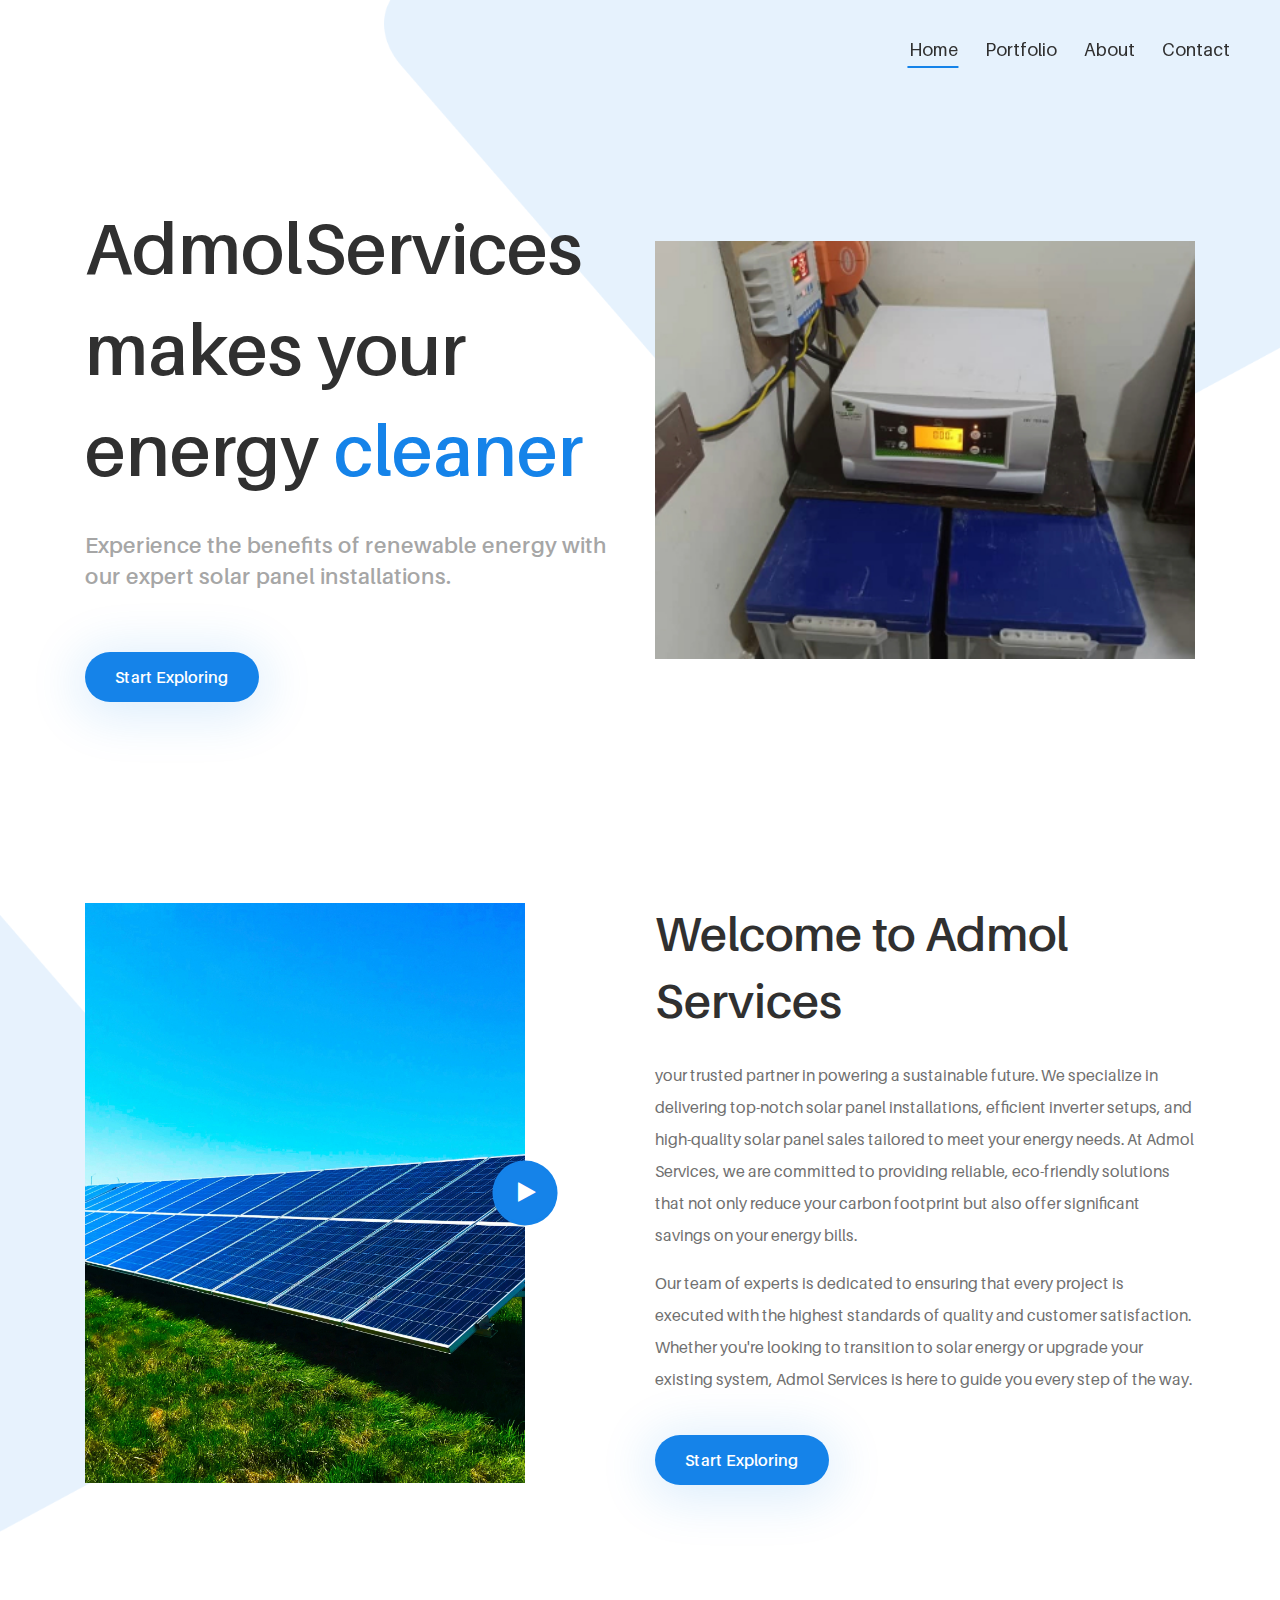
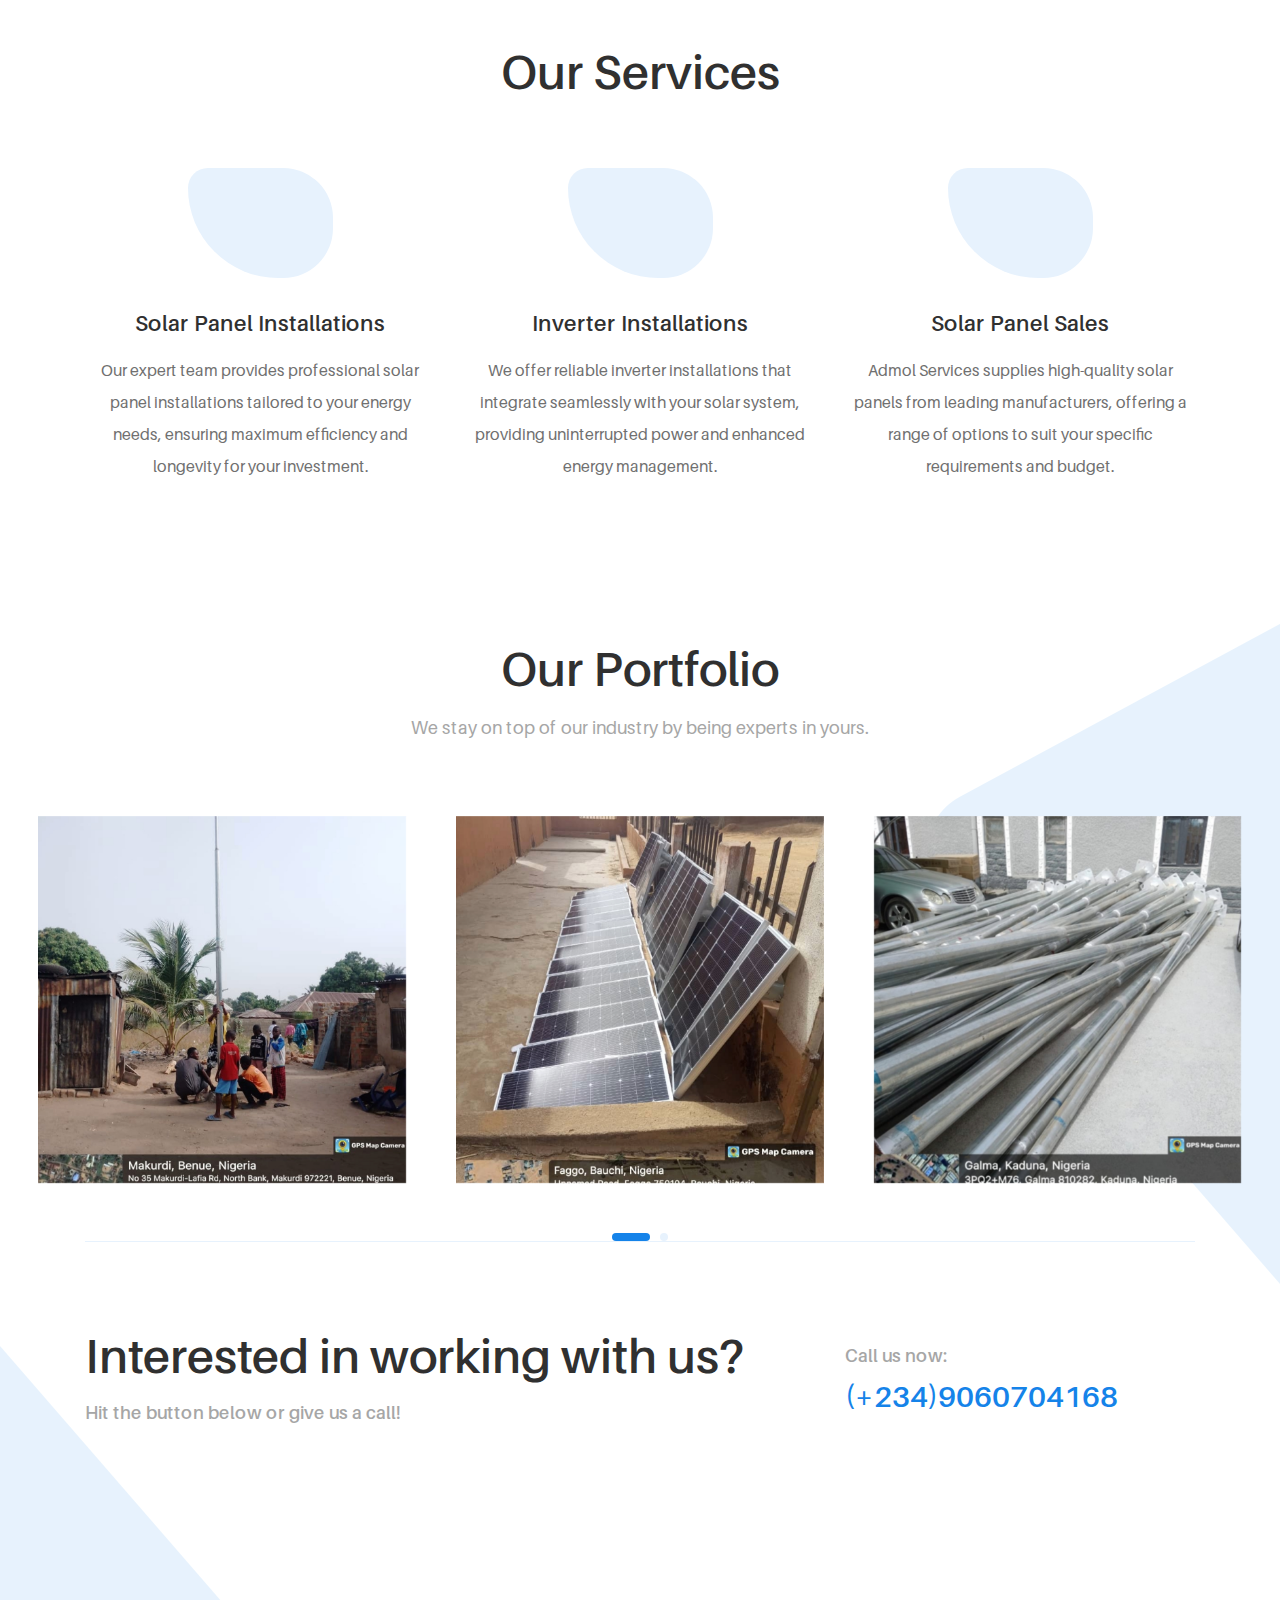
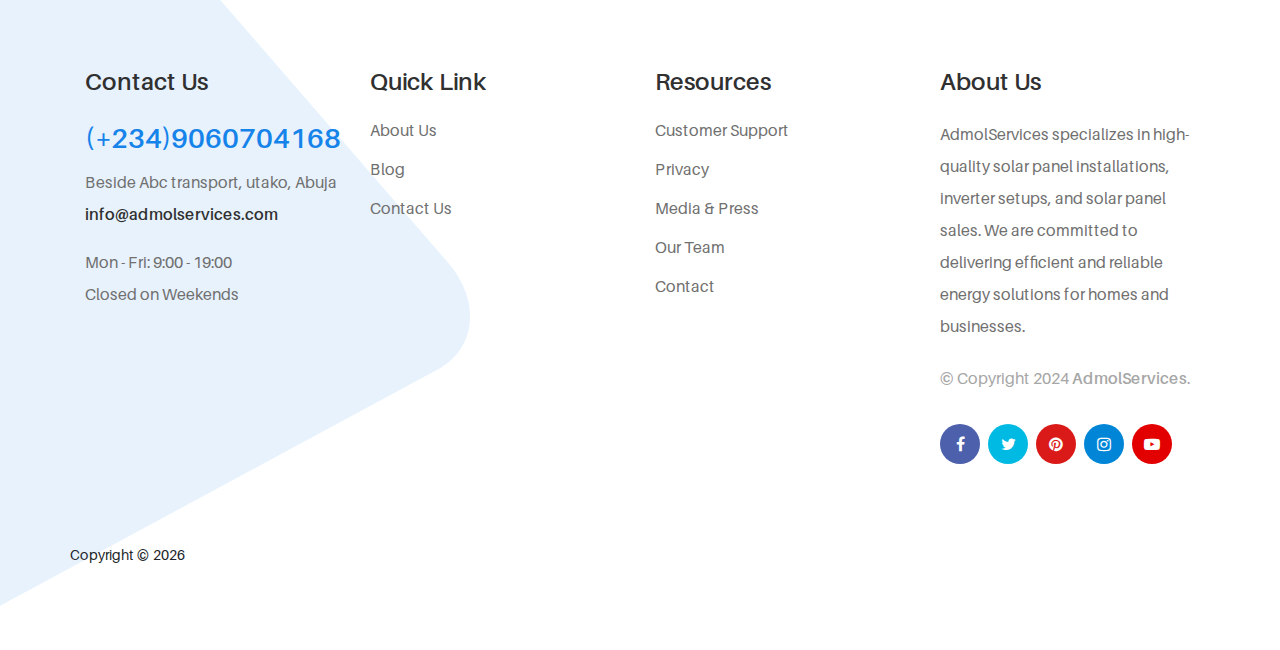
<file: index.html>
<!DOCTYPE html>
<html lang="en">
  <!-- Mirrored from preview.colorlib.com/theme/uza/index.html by HTTrack Website Copier/3.x [XR&CO'2014], Tue, 06 Aug 2024 22:36:10 GMT -->
  <head>
    <meta charset="UTF-8" />
    <meta
      name="description"
      content="Admol Services - Professional Solar Panel Installations and Inverter Sales"
    />
    <meta http-equiv="X-UA-Compatible" content="IE=edge" />
    <meta
      name="viewport"
      content="width=device-width, initial-scale=1, shrink-to-fit=no"
    />

    <title>Admol Services | Solar Panel Installations & Inverter Sales</title>

    <!-- Open Graph Meta Tags -->
    <meta
      property="og:title"
      content="Admol Services | Solar Panel Installations & Inverter Sales"
    />
    <meta
      property="og:description"
      content="Expert installation of solar panels and inverters. Quality products and professional services."
    />
    <meta
      property="og:image"
      content="https://www.admolservices.com/images/solar-panels.jpg"
    />
    <meta property="og:url" content="https://www.admolservices.com" />
    <meta property="og:type" content="website" />

    <!-- Twitter Card Meta Tags -->
    <meta name="twitter:card" content="summary_large_image" />
    <meta
      name="twitter:title"
      content="Admol Services | Solar Panel Installations & Inverter Sales"
    />
    <meta
      name="twitter:description"
      content="Expert installation of solar panels and inverters. Quality products and professional services."
    />
    <meta
      name="twitter:image"
      content="https://www.admolservices.com/images/solar-panels.jpg"
    />

    <!-- Favicon -->
    <link
      rel="icon"
      href="https://www.admolservices.com/images/favicon.ico"
      type="image/x-icon"
    />

    <title>Admol | Services</title>

    <!-- <link rel="icon" href="img/core-img/favicon.ico" /> -->

    <link rel="stylesheet" href="style.css" />
    <!-- Structured Data -->
    <script type="application/ld+json">
      {
        "@context": "https://schema.org",
        "@type": "Organization",
        "name": "Admol Services",
        "url": "https://www.admolservices.com",
        "logo": "https://www.admolservices.com/images/logo.png",
        "sameAs": [
          "https://www.facebook.com/admolservices",
          "https://www.twitter.com/admolservices",
          "https://www.linkedin.com/company/admolservices"
        ]
      }
    </script>
    <script nonce="f15fb33f-9870-46a8-b3b6-ac40df5999a2">
      try {
        (function (w, d) {
          !(function (j, k, l, m) {
            if (j.zaraz) console.error("zaraz is loaded twice");
            else {
              j[l] = j[l] || {};
              j[l].executed = [];
              j.zaraz = { deferred: [], listeners: [] };
              j.zaraz._v = "5774";
              j.zaraz.q = [];
              j.zaraz._f = function (n) {
                return async function () {
                  var o = Array.prototype.slice.call(arguments);
                  j.zaraz.q.push({ m: n, a: o });
                };
              };
              for (const p of ["track", "set", "debug"])
                j.zaraz[p] = j.zaraz._f(p);
              j.zaraz.init = () => {
                var q = k.getElementsByTagName(m)[0],
                  r = k.createElement(m),
                  s = k.getElementsByTagName("title")[0];
                s && (j[l].t = k.getElementsByTagName("title")[0].text);
                j[l].x = Math.random();
                j[l].w = j.screen.width;
                j[l].h = j.screen.height;
                j[l].j = j.innerHeight;
                j[l].e = j.innerWidth;
                j[l].l = j.location.href;
                j[l].r = k.referrer;
                j[l].k = j.screen.colorDepth;
                j[l].n = k.characterSet;
                j[l].o = new Date().getTimezoneOffset();
                if (j.dataLayer)
                  for (const w of Object.entries(
                    Object.entries(dataLayer).reduce(
                      (x, y) => ({ ...x[1], ...y[1] }),
                      {}
                    )
                  ))
                    zaraz.set(w[0], w[1], { scope: "page" });
                j[l].q = [];
                for (; j.zaraz.q.length; ) {
                  const z = j.zaraz.q.shift();
                  j[l].q.push(z);
                }
                r.defer = !0;
                for (const A of [localStorage, sessionStorage])
                  Object.keys(A || {})
                    .filter((C) => C.startsWith("_zaraz_"))
                    .forEach((B) => {
                      try {
                        j[l]["z_" + B.slice(7)] = JSON.parse(A.getItem(B));
                      } catch {
                        j[l]["z_" + B.slice(7)] = A.getItem(B);
                      }
                    });
                r.referrerPolicy = "origin";
                r.src =
                  "https://preview.colorlib.com/cdn-cgi/zaraz/s.js?z=" +
                  btoa(encodeURIComponent(JSON.stringify(j[l])));
                q.parentNode.insertBefore(r, q);
              };
              ["complete", "interactive"].includes(k.readyState)
                ? zaraz.init()
                : j.addEventListener("DOMContentLoaded", zaraz.init);
            }
          })(w, d, "zarazData", "script");
          window.zaraz._p = async (eX) =>
            new Promise((eY) => {
              if (eX) {
                eX.e &&
                  eX.e.forEach((eZ) => {
                    try {
                      const e$ = d.querySelector("script[nonce]"),
                        fa = e$?.nonce || e$?.getAttribute("nonce"),
                        fb = d.createElement("script");
                      fa && (fb.nonce = fa);
                      fb.innerHTML = eZ;
                      fb.onload = () => {
                        d.head.removeChild(fb);
                      };
                      d.head.appendChild(fb);
                    } catch (fc) {
                      console.error(`Error executing script: ${eZ}\n`, fc);
                    }
                  });
                Promise.allSettled(
                  (eX.f || []).map((fd) => fetch(fd[0], fd[1]))
                );
              }
              eY();
            });
          zaraz._p({ e: ["(function(w,d){})(window,document)"] });
        })(window, document);
      } catch (e) {
        throw (fetch("/cdn-cgi/zaraz/t"), e);
      }
    </script>
  </head>
  <body>
    <div id="preloader">
      <div class="wrapper">
        <div class="cssload-loader"></div>
      </div>
    </div>

    <div class="top-search-area">
      <div
        class="modal fade"
        id="searchModal"
        tabindex="-1"
        role="dialog"
        aria-hidden="true"
      >
        <div class="modal-dialog modal-dialog-centered" role="document">
          <div class="modal-content">
            <div class="modal-body">
              <button type="button" class="btn close-btn" data-dismiss="modal">
                <i class="fa fa-times"></i>
              </button>

              <form action="#" method="post">
                <input
                  type="search"
                  name="top-search-bar"
                  class="form-control"
                  placeholder="Search and hit enter..."
                />
                <button type="submit">Search</button>
              </form>
            </div>
          </div>
        </div>
      </div>
    </div>

    <header class="header-area">
      <div class="main-header-area">
        <div class="classy-nav-container breakpoint-off">
          <nav class="classy-navbar justify-content-between" id="uzaNav">
            <a class="nav-brand" href="index.html">
              <!-- <img src="img/core-img/logo.png" alt/> -->
            </a>

            <div class="classy-navbar-toggler">
              <span class="navbarToggler"
                ><span></span><span></span><span></span
              ></span>
            </div>

            <div class="classy-menu">
              <div class="classycloseIcon">
                <div class="cross-wrap">
                  <span class="top"></span><span class="bottom"></span>
                </div>
              </div>

              <div class="classynav">
                <ul id="nav">
                  <li class="current-item"><a href="index.html">Home</a></li>
                  <li><a href="portfolio.html">Portfolio</a></li>
                  <li><a href="about.html">About</a></li>
                  <li><a href="contact.html">Contact</a></li>
                </ul>
              </div>
            </div>
          </nav>
        </div>
      </div>
    </header>

    <section class="welcome-area">
      <div class="welcome-slides owl-carousel">
        <div class="single-welcome-slide">
          <div class="background-curve">
            <img src="img/core-img/curve-1.png" alt />
          </div>

          <div class="welcome-content h-100">
            <div class="container h-100">
              <div class="row h-100 align-items-center">
                <div class="col-12 col-md-6">
                  <div class="welcome-text">
                    <h2 data-animation="fadeInUp" data-delay="100ms">
                      AdmolServices makes your <br />
                      energy <span>cleaner</span>
                    </h2>
                    <h5 data-animation="fadeInUp" data-delay="400ms">
                      Experience the benefits of renewable energy with our
                      expert solar panel installations.
                    </h5>
                    <a
                      href="#"
                      class="btn uza-btn btn-2"
                      data-animation="fadeInUp"
                      data-delay="700ms"
                      >Start Exploring</a
                    >
                  </div>
                </div>

                <div class="col-12 col-md-6">
                  <div class="welcome-thumbnail">
                    <img
                      src="img/bg-img/slide1.jpg"
                      alt
                      data-animation="slideInRight"
                      data-delay="400ms"
                    />
                  </div>
                </div>
              </div>
            </div>
          </div>
        </div>

        <div class="single-welcome-slide">
          <div class="background-curve">
            <img src="img/core-img/curve-1.png" alt />
          </div>

          <div class="welcome-content h-100">
            <div class="container h-100">
              <div class="row h-100 align-items-center">
                <div class="col-12 col-md-6">
                  <div class="welcome-text">
                    <h2 data-animation="fadeInUp" data-delay="100ms">
                      AdmolServices makes your <br />
                      power <span>smarter</span>
                    </h2>
                    <h5 data-animation="fadeInUp" data-delay="400ms">
                      Our advanced inverter setups ensure efficiency and
                      reliability in your solar energy system.
                    </h5>
                    <a
                      href="#"
                      class="btn uza-btn btn-2"
                      data-animation="fadeInUp"
                      data-delay="700ms"
                      >Start Exploring</a
                    >
                  </div>
                </div>

                <div class="col-12 col-md-6">
                  <div class="welcome-thumbnail">
                    <img
                      src="img/bg-img/slidetwo.jpg"
                      alt
                      data-animation="slideInRight"
                      data-delay="400ms"
                    />
                  </div>
                </div>
              </div>
            </div>
          </div>
        </div>

        <div class="single-welcome-slide">
          <div class="background-curve">
            <img src="img/core-img/curve-1.png" alt />
          </div>

          <div class="welcome-content h-100">
            <div class="container h-100">
              <div class="row h-100 align-items-center">
                <div class="col-12 col-md-6">
                  <div class="welcome-text">
                    <h2 data-animation="fadeInUp" data-delay="100ms">
                      AdmolServices makes your <br />
                      spend <span>smart</span>
                    </h2>
                    <h5 data-animation="fadeInUp" data-delay="400ms">
                      Offering premium solar panel sales with personalized
                      service for a sustainable future.
                    </h5>
                    <a
                      href="#"
                      class="btn uza-btn btn-2"
                      data-animation="fadeInUp"
                      data-delay="700ms"
                      >Start Exploring</a
                    >
                  </div>
                </div>

                <div class="col-12 col-md-6">
                  <div class="welcome-thumbnail">
                    <img
                      src="img/bg-img/slide3.jpg"
                      alt
                      data-animation="slideInRight"
                      data-delay="400ms"
                    />
                  </div>
                </div>
              </div>
            </div>
          </div>
        </div>
      </div>
    </section>

    <section class="uza-about-us-area">
      <div class="container">
        <div class="row align-items-center">
          <div class="col-12 col-md-6">
            <div class="about-us-thumbnail mb-80">
              <img src="img/bg-img/2.jpg" alt />

              <div class="uza-video-area hi-icon-effect-8">
                <a href="#" class="hi-icon video-play-btn"
                  ><i class="fa fa-play" aria-hidden="true"></i
                ></a>
              </div>
            </div>
          </div>

          <div class="col-12 col-md-6">
            <div class="about-us-content mb-80">
              <h2>Welcome to Admol Services</h2>
              <p>
                your trusted partner in powering a sustainable future. We
                specialize in delivering top-notch solar panel installations,
                efficient inverter setups, and high-quality solar panel sales
                tailored to meet your energy needs. At Admol Services, we are
                committed to providing reliable, eco-friendly solutions that not
                only reduce your carbon footprint but also offer significant
                savings on your energy bills.
              </p>
              <p>
                Our team of experts is dedicated to ensuring that every project
                is executed with the highest standards of quality and customer
                satisfaction. Whether you're looking to transition to solar
                energy or upgrade your existing system, Admol Services is here
                to guide you every step of the way.
              </p>
              <a href="#" class="btn uza-btn btn-2 mt-4">Start Exploring</a>
            </div>
          </div>
        </div>
      </div>

      <div class="about-bg-pattern">
        <img src="img/core-img/curve-2.png" alt />
      </div>
    </section>

    <section class="admol-services-area section-padding-80-0">
      <div class="container">
        <div class="row">
          <div class="col-12">
            <div class="section-heading text-center">
              <h2>Our Services</h2>
            </div>
          </div>
        </div>
        <div class="row">
          <!-- Solar Panel Installations -->
          <div class="col-12 col-lg-4">
            <div class="single-service-area mb-80">
              <div class="service-icon">
                <i class="fa-solid fa-solar-panel"></i>
              </div>
              <h5>Solar Panel Installations</h5>
              <p>
                Our expert team provides professional solar panel installations
                tailored to your energy needs, ensuring maximum efficiency and
                longevity for your investment.
              </p>
            </div>
          </div>

          <!-- Inverter Installations -->
          <div class="col-12 col-lg-4">
            <div class="single-service-area mb-80">
              <div class="service-icon">
                <i class="icon_inverter"></i>
              </div>
              <h5>Inverter Installations</h5>
              <p>
                We offer reliable inverter installations that integrate
                seamlessly with your solar system, providing uninterrupted power
                and enhanced energy management.
              </p>
            </div>
          </div>

          <!-- Solar Panel Sales -->
          <div class="col-12 col-lg-4">
            <div class="single-service-area mb-80">
              <div class="service-icon">
                <i class="icon_sales"></i>
              </div>
              <h5>Solar Panel Sales</h5>
              <p>
                Admol Services supplies high-quality solar panels from leading
                manufacturers, offering a range of options to suit your specific
                requirements and budget.
              </p>
            </div>
          </div>
        </div>
      </div>
    </section>

    <section class="uza-portfolio-area section-padding-80">
      <div class="container">
        <div class="row">
          <div class="col-12">
            <div class="section-heading text-center">
              <h2>Our Portfolio</h2>
              <p>We stay on top of our industry by being experts in yours.</p>
            </div>
          </div>
        </div>
      </div>
      <div class="container-fluid">
        <div class="row">
          <div class="portfolio-sildes owl-carousel">
            <div class="single-portfolio-slide">
              <img src="img/bg-img/p1.jpg" alt />

              <div class="overlay-effect">
                <h4>Solar Panel Installations</h4>
                <p>
                  At vero eos et accusam et justo duo dolores et ea rebum. Stet
                  gubergren no sea takimata sanctus est
                </p>
              </div>

              <div class="view-more-btn">
                <a href="#"><i class="arrow_right"></i></a>
              </div>
            </div>

            <div class="single-portfolio-slide">
              <img src="img/bg-img/p4.jpg" alt />

              <div class="overlay-effect">
                <h4>Solar Panel Installations</h4>
                <p>
                  At vero eos et accusam et justo duo dolores et ea rebum. Stet
                  gubergren no sea takimata sanctus est
                </p>
              </div>

              <div class="view-more-btn">
                <a href="#"><i class="arrow_right"></i></a>
              </div>
            </div>

            <div class="single-portfolio-slide">
              <img src="img/bg-img/p5.jpg" alt />

              <div class="overlay-effect">
                <h4>Solar Panel Installations</h4>
                <p>
                  At vero eos et accusam et justo duo dolores et ea rebum. Stet
                  gubergren no sea takimata sanctus est
                </p>
              </div>

              <div class="view-more-btn">
                <a href="#"><i class="arrow_right"></i></a>
              </div>
            </div>

            <div class="single-portfolio-slide">
              <img src="img/bg-img/p6.jpg" alt />

              <div class="overlay-effect">
                <h4>Solar Panel Installations</h4>
                <p>
                  At vero eos et accusam et justo duo dolores et ea rebum. Stet
                  gubergren no sea takimata sanctus est
                </p>
              </div>

              <div class="view-more-btn">
                <a href="#"><i class="arrow_right"></i></a>
              </div>
            </div>

            <div class="single-portfolio-slide">
              <img src="img/bg-img/p15.jpg" alt />

              <div class="overlay-effect">
                <h4>Solar Panel Installations</h4>
                <p>
                  At vero eos et accusam et justo duo dolores et ea rebum. Stet
                  gubergren no sea takimata sanctus est
                </p>
              </div>

              <div class="view-more-btn">
                <a href="#"><i class="arrow_right"></i></a>
              </div>
            </div>

            <div class="single-portfolio-slide">
              <img src="img/bg-img/p16.jpg" alt />

              <div class="overlay-effect">
                <h4>Solar Panel Installations</h4>
                <p>
                  At vero eos et accusam et justo duo dolores et ea rebum. Stet
                  gubergren no sea takimata sanctus est
                </p>
              </div>

              <div class="view-more-btn">
                <a href="#"><i class="arrow_right"></i></a>
              </div>
            </div>
          </div>
        </div>
      </div>

      <!-- <div class="clients-feedback-area mt-80 section-padding-80 clearfix">
        <div class="container">
          <div class="row">
            <div class="col-12">
              <div class="testimonial-slides owl-carousel">
                <div class="single-testimonial-slide d-flex align-items-center">
                  <div class="testimonial-thumbnail">
                    <img src="img/bg-img/7.jpg" alt />
                  </div>

                  <div class="testimonial-content">
                    <h4>
                      “Colorlib Ltd’s ranking has gone up so much from the great
                      work that your team has done and our brand get organic
                      sales consistently from your efforts. We are happy that
                      the results of your efforts were lasting and profitable.”
                    </h4>

                    <div class="ratings">
                      <i class="icon_star"></i>
                      <i class="icon_star"></i>
                      <i class="icon_star"></i>
                      <i class="icon_star"></i>
                      <i class="icon_star"></i>
                    </div>

                    <div class="author-info">
                      <h5>Darrell Goodman <span>- CEO colorlib</span></h5>
                    </div>

                    <div class="quote-icon">
                      <img src="img/core-img/quote.png" alt />
                    </div>
                  </div>
                </div>

                <div class="single-testimonial-slide d-flex align-items-center">
                  <div class="testimonial-thumbnail">
                    <img src="img/bg-img/23.jpg" alt />
                  </div>

                  <div class="testimonial-content">
                    <h4>
                      “Colorlib Ltd’s ranking has gone up so much from the great
                      work that your team has done and our brand get organic
                      sales consistently from your efforts. We are happy that
                      the results of your efforts were lasting and profitable.”
                    </h4>

                    <div class="ratings">
                      <i class="icon_star"></i>
                      <i class="icon_star"></i>
                      <i class="icon_star"></i>
                      <i class="icon_star"></i>
                      <i class="icon_star"></i>
                    </div>

                    <div class="author-info">
                      <h5>Darrell Goodman <span>- CEO colorlib</span></h5>
                    </div>

                    <div class="quote-icon">
                      <img src="img/core-img/quote.png" alt />
                    </div>
                  </div>
                </div>

                <div class="single-testimonial-slide d-flex align-items-center">
                  <div class="testimonial-thumbnail">
                    <img src="img/bg-img/24.jpg" alt />
                  </div>

                  <div class="testimonial-content">
                    <h4>
                      “Colorlib Ltd’s ranking has gone up so much from the great
                      work that your team has done and our brand get organic
                      sales consistently from your efforts. We are happy that
                      the results of your efforts were lasting and profitable.”
                    </h4>

                    <div class="ratings">
                      <i class="icon_star"></i>
                      <i class="icon_star"></i>
                      <i class="icon_star"></i>
                      <i class="icon_star"></i>
                      <i class="icon_star"></i>
                    </div>

                    <div class="author-info">
                      <h5>Designed <span>- by Iggycodes </span></h5>
                    </div>

                    <div class="quote-icon">
                      <img src="img/core-img/quote.png" alt />
                    </div>
                  </div>
                </div>
              </div>
            </div>
          </div>
        </div>
      </div> -->

      <div class="container">
        <div class="border-line"></div>
      </div>

      <div class="portfolio-bg-curve">
        <img src="img/core-img/curve-3.png" alt />
      </div>
    </section>

    <section class="uza-blog-area">
      <div class="blog-bg-curve">
        <img src="img/core-img/curve-4.png" alt />
      </div>

      <div class="uza-cta-area section-padding-0-80">
        <div class="container">
          <div class="row align-items-center">
            <div class="col-12 col-lg-8">
              <div class="cta-content mb-80">
                <h2>Interested in working with us?</h2>
                <h6>Hit the button below or give us a call!</h6>
              </div>
            </div>
            <div class="col-12 col-lg-4">
              <div class="cta-content mb-80">
                <div class="call-now-btn">
                  <a href="#"><span>Call us now:</span> (+234)9060704168</a>
                </div>
              </div>
            </div>
          </div>
        </div>
      </div>

      <!-- <div class="container">
        <div class="row">
          <div class="col-12">
            <div class="section-heading text-center">
              <h2>Our Latest Blogs</h2>
              <p>Hit the button below or give us a call!</p>
            </div>
          </div>
        </div>
        <div class="row">
          <div class="col-12 col-lg-4">
            <div
              class="single-blog-post bg-img mb-80"
              style="background-image: url(img/bg-img/8.jpg)"
            >
              <div class="post-content">
                <span class="post-date"><span>23</span> August, 2018</span>
                <a href="#" class="post-title"
                  >SEO: The Movie By Ignite Visibility</a
                >
                <p>
                  Lorem ipsum dolor sit amet, consetetur sadipscing esed diam
                  nonumy eirmod tempor invidunt ut
                </p>
                <a href="#" class="read-more-btn"
                  >Read More <i class="arrow_carrot-2right"></i
                ></a>
              </div>
            </div>
          </div>

          <div class="col-12 col-lg-4">
            <div
              class="single-blog-post bg-img mb-80"
              style="background-image: url(img/bg-img/9.jpg)"
            >
              <div class="post-content">
                <span class="post-date"><span>13</span> December, 2018</span>
                <a href="#" class="post-title"
                  >What Curling Irons Are The Best Ones</a
                >
                <p>
                  Lorem ipsum dolor sit amet, consetetur sadipscing esed diam
                  nonumy eirmod tempor invidunt ut
                </p>
                <a href="#" class="read-more-btn"
                  >Read More <i class="arrow_carrot-2right"></i
                ></a>
              </div>
            </div>
          </div>

          <div class="col-12 col-lg-4">
            <div
              class="single-blog-post bg-img mb-80"
              style="background-image: url(img/bg-img/10.jpg)"
            >
              <div class="post-content">
                <span class="post-date"><span>08</span> July, 2018</span>
                <a href="#" class="post-title"
                  >Amazon REV Workshop: Road to Seattle</a
                >
                <p>
                  Lorem ipsum dolor sit amet, consetetur sadipscing esed diam
                  nonumy eirmod tempor invidunt ut
                </p>
                <a href="#" class="read-more-btn"
                  >Read More <i class="arrow_carrot-2right"></i
                ></a>
              </div>
            </div>
          </div>
        </div>
      </div> -->
    </section>

    <!-- <section class="uza-newsletter-area">
      <div class="container">
        <div class="row align-items-center justify-content-between">
          <div class="col-12 col-md-6 col-lg-6">
            <div class="nl-content mb-80">
              <h2>Subscribe to our Newsletter</h2>
              <p>
                Subscribe our newsletter gor get notification about new updates,
                etc...
              </p>
            </div>
          </div>

          <div class="col-12 col-md-6 col-lg-5">
            <div class="nl-form mb-80">
              <form action="#" method="post">
                <input
                  type="email"
                  name="nl-email"
                  value
                  placeholder="Your Email"
                />
                <button type="submit">Subscribe</button>
              </form>
            </div>
          </div>
        </div>

        <div class="border-line"></div>
      </div>
    </section> -->

    <footer class="footer-area section-padding-80-0">
      <div class="container">
        <div class="row justify-content-between">
          <div class="col-12 col-sm-6 col-lg-3">
            <div class="single-footer-widget mb-80">
              <h4 class="widget-title">Contact Us</h4>

              <div class="footer-content mb-15">
                <h3>(+234)9060704168</h3>
                <p>
                  Beside Abc transport, utako, Abuja <br />
                  <a href="mailto:info@admolservices.com"
                    >info@admolservices.com</a
                  >
                </p>
              </div>
              <p class="mb-0">
                Mon - Fri: 9:00 - 19:00 <br />
                Closed on Weekends
              </p>
            </div>
          </div>

          <div class="col-12 col-sm-6 col-lg-3">
            <div class="single-footer-widget mb-80">
              <h4 class="widget-title">Quick Link</h4>

              <nav>
                <ul class="our-link">
                  <li><a href="about.html">About Us</a></li>
                  <li><a href="#">Blog</a></li>
                  <li><a href="contact.html">Contact Us</a></li>
                </ul>
              </nav>
            </div>
          </div>

          <div class="col-12 col-sm-6 col-lg-3">
            <div class="single-footer-widget mb-80">
              <h4 class="widget-title">Resources</h4>

              <nav>
                <ul class="our-link">
                  <li><a href="#">Customer Support</a></li>
                  <li><a href="#">Privacy</a></li>
                  <li><a href="#">Media &amp; Press</a></li>
                  <li><a href="#">Our Team</a></li>
                  <li><a href="#">Contact</a></li>
                </ul>
              </nav>
            </div>
          </div>

          <div class="col-12 col-sm-6 col-lg-3">
            <div class="single-footer-widget mb-80">
              <h4 class="widget-title">About Us</h4>
              <p>
                AdmolServices specializes in high-quality solar panel
                installations, inverter setups, and solar panel sales. We are
                committed to delivering efficient and reliable energy solutions
                for homes and businesses.
              </p>

              <div class="copywrite-text mb-30">
                <p>&copy; Copyright 2024 <a href="#">AdmolServices</a>.</p>
              </div>

              <div class="footer-social-info">
                <a
                  href="#"
                  class="facebook"
                  data-toggle="tooltip"
                  data-placement="top"
                  title="Facebook"
                  ><i class="fa fa-facebook"></i
                ></a>
                <a
                  href="#"
                  class="twitter"
                  data-toggle="tooltip"
                  data-placement="top"
                  title="Twitter"
                  ><i class="fa fa-twitter"></i
                ></a>
                <a
                  href="#"
                  class="pinterest"
                  data-toggle="tooltip"
                  data-placement="top"
                  title="Pinterest"
                  ><i class="fa fa-pinterest"></i
                ></a>
                <a
                  href="#"
                  class="instagram"
                  data-toggle="tooltip"
                  data-placement="top"
                  title="Instagram"
                  ><i class="fa fa-instagram"></i
                ></a>
                <a
                  href="#"
                  class="youtube"
                  data-toggle="tooltip"
                  data-placement="top"
                  title="YouTube"
                  ><i class="fa fa-youtube-play"></i
                ></a>
              </div>
            </div>
          </div>
        </div>
        <div class="row" style="margin-bottom: 30px">
          Copyright &copy;
          <script
            data-cfasync="false"
            src="https://preview.colorlib.com/cdn-cgi/scripts/5c5dd728/cloudflare-static/email-decode.min.js"
          ></script>
          <script>
            document.write(new Date().getFullYear());
          </script>
          <!-- All rights reserved | This template is made with
          <i class="fa fa-heart-o" aria-hidden="true"></i> by
          <a href="https://colorlib.com/" target="_blank">Colorlib</a> -->
        </div>
      </div>
    </footer>

    <script src="js/jquery.min.js"></script>

    <script src="js/popper.min.js"></script>

    <script src="js/bootstrap.min.js"></script>

    <script src="js/uza.bundle.js"></script>

    <script src="js/default-assets/active.js"></script>

    <script
      async
      src="https://www.googletagmanager.com/gtag/js?id=UA-23581568-13"
    ></script>
    <script>
      window.dataLayer = window.dataLayer || [];
      function gtag() {
        dataLayer.push(arguments);
      }
      gtag("js", new Date());

      gtag("config", "UA-23581568-13");
    </script>
    <script
      defer
      src="https://static.cloudflareinsights.com/beacon.min.js/vcd15cbe7772f49c399c6a5babf22c1241717689176015"
      integrity="sha512-ZpsOmlRQV6y907TI0dKBHq9Md29nnaEIPlkf84rnaERnq6zvWvPUqr2ft8M1aS28oN72PdrCzSjY4U6VaAw1EQ=="
      data-cf-beacon='{"rayId":"8af280fa2f5a4176","version":"2024.7.0","serverTiming":{"name":{"cfL4":true}},"token":"cd0b4b3a733644fc843ef0b185f98241","b":1}'
      crossorigin="anonymous"
    ></script>
  </body>

  <!-- Mirrored from preview.colorlib.com/theme/uza/index.html by HTTrack Website Copier/3.x [XR&CO'2014], Tue, 06 Aug 2024 22:36:45 GMT -->
</html>
</file>
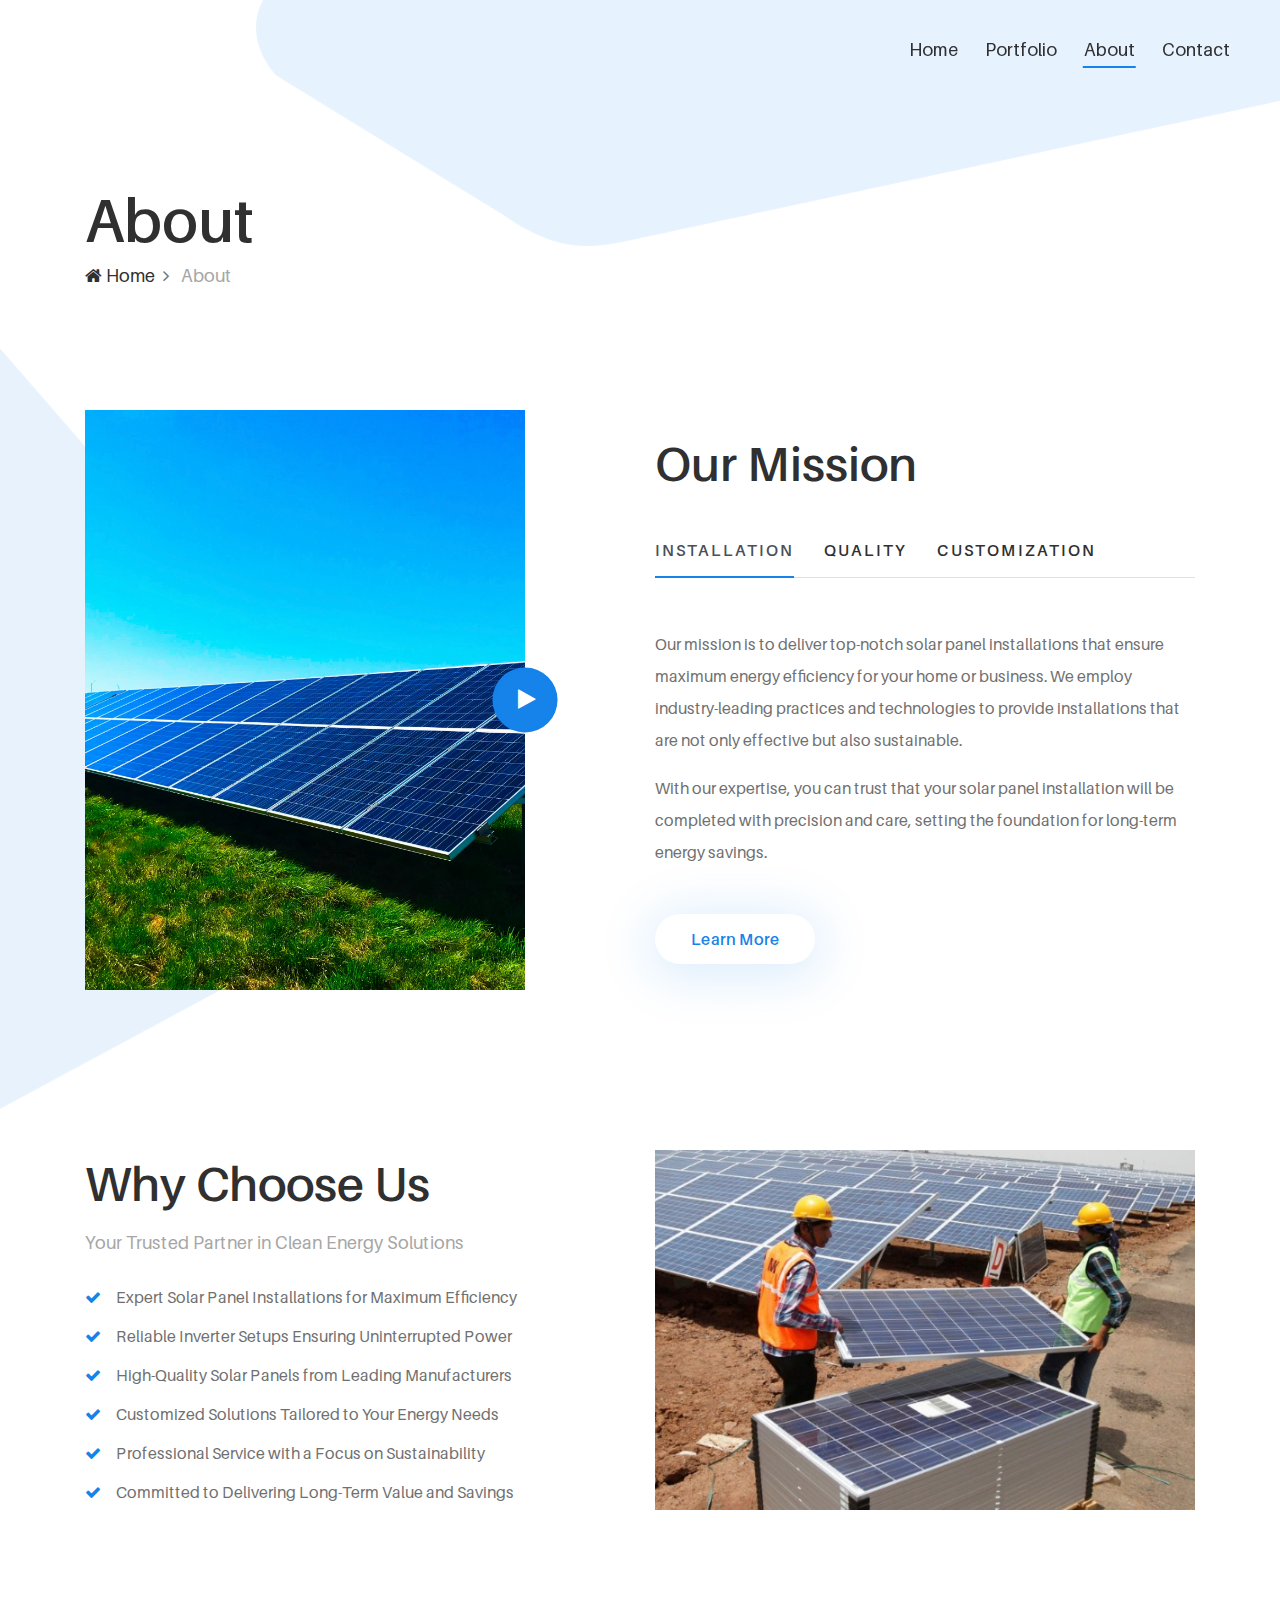
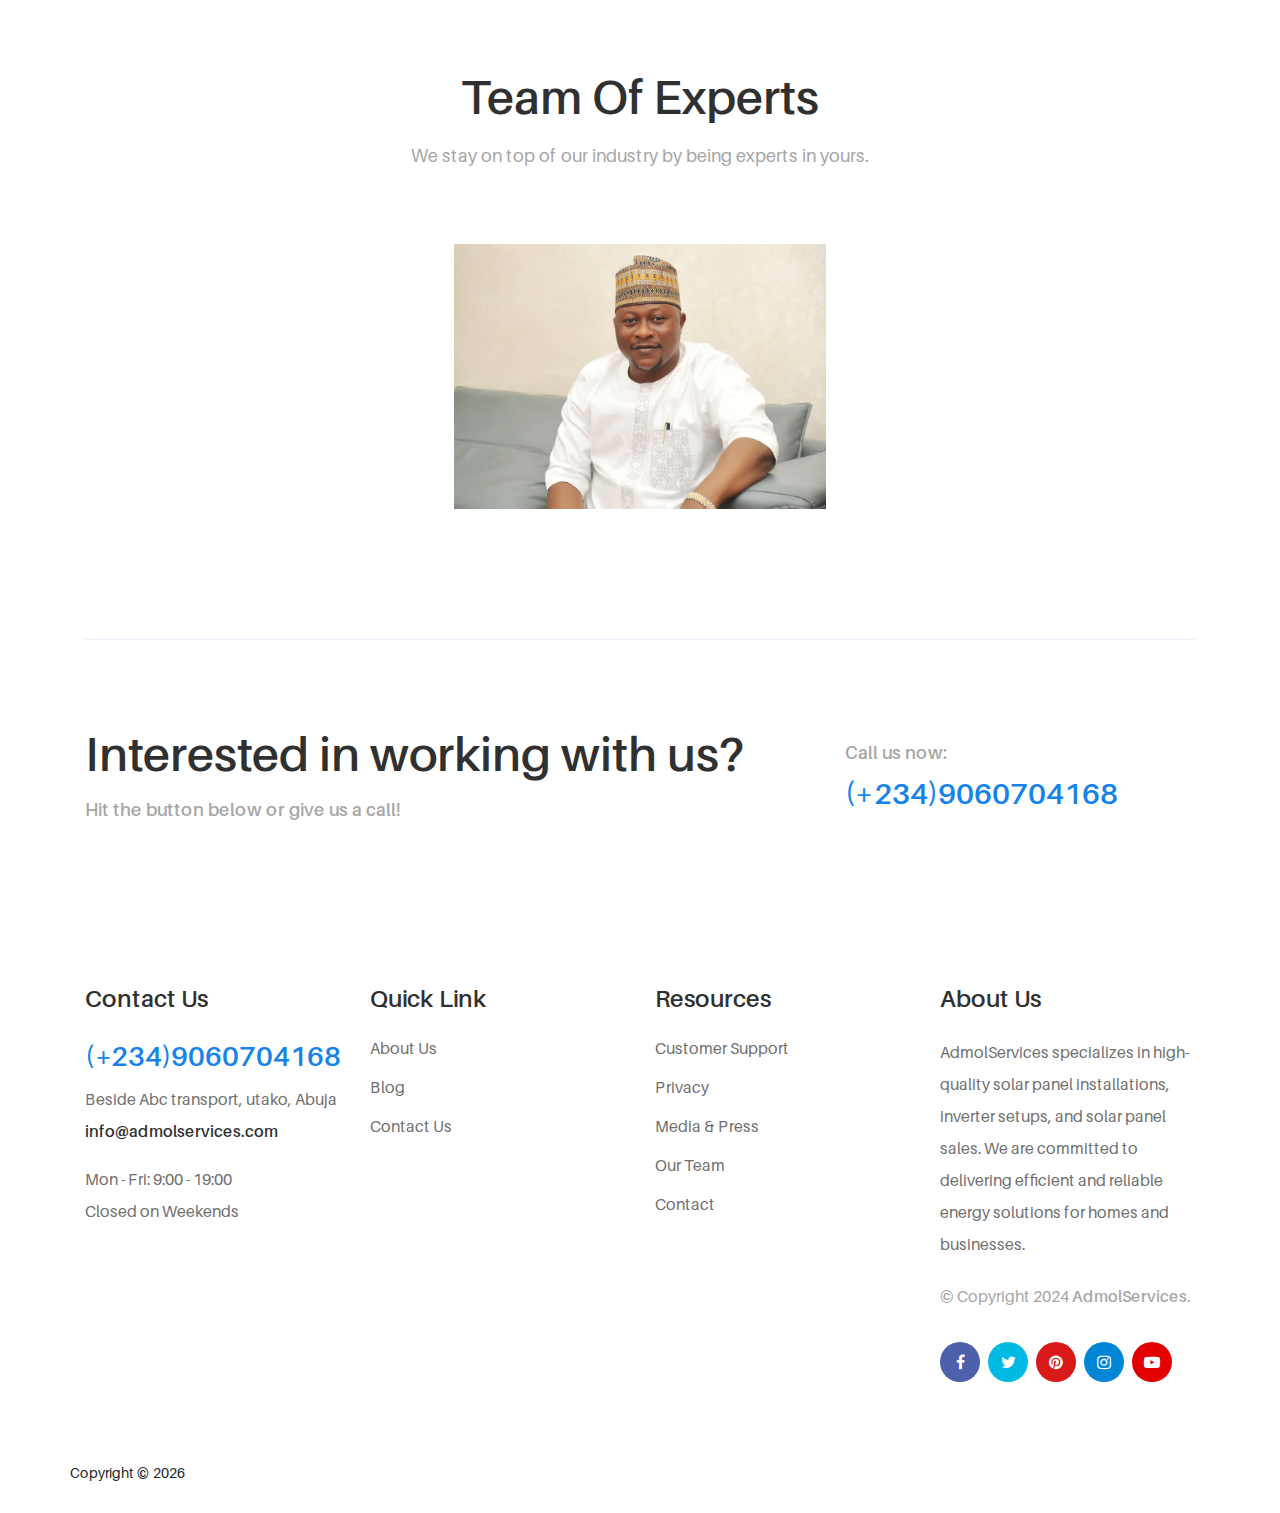
<file: about.html>
<!DOCTYPE html>
<html lang="en">
  <head>
    <meta charset="UTF-8" />
    <meta
      name="description"
      content="Admol Services - Professional Solar Panel Installations and Inverter Sales"
    />
    <meta http-equiv="X-UA-Compatible" content="IE=edge" />
    <meta
      name="viewport"
      content="width=device-width, initial-scale=1, shrink-to-fit=no"
    />

    <title>Admol Services | Solar Panel Installations & Inverter Sales</title>

    <!-- Open Graph Meta Tags -->
    <meta
      property="og:title"
      content="Admol Services | Solar Panel Installations & Inverter Sales"
    />
    <meta
      property="og:description"
      content="Expert installation of solar panels and inverters. Quality products and professional services."
    />
    <meta
      property="og:image"
      content="https://www.admolservices.com/images/solar-panels.jpg"
    />
    <meta property="og:url" content="https://www.admolservices.com" />
    <meta property="og:type" content="website" />

    <!-- Twitter Card Meta Tags -->
    <meta name="twitter:card" content="summary_large_image" />
    <meta
      name="twitter:title"
      content="Admol Services | Solar Panel Installations & Inverter Sales"
    />
    <meta
      name="twitter:description"
      content="Expert installation of solar panels and inverters. Quality products and professional services."
    />
    <meta
      name="twitter:image"
      content="https://www.admolservices.com/images/solar-panels.jpg"
    />

    <!-- Favicon -->
    <link
      rel="icon"
      href="https://www.admolservices.com/images/favicon.ico"
      type="image/x-icon"
    />

    <title>Admol | Services</title>

    <!-- <link rel="icon" href="img/core-img/favicon.ico" /> -->

    <link rel="stylesheet" href="style.css" />
    <!-- Structured Data -->
    <script type="application/ld+json">
      {
        "@context": "https://schema.org",
        "@type": "Organization",
        "name": "Admol Services",
        "url": "https://www.admolservices.com",
        "logo": "https://www.admolservices.com/images/logo.png",
        "sameAs": [
          "https://www.facebook.com/admolservices",
          "https://www.twitter.com/admolservices",
          "https://www.linkedin.com/company/admolservices"
        ]
      }
    </script>
    <script nonce="f15fb33f-9870-46a8-b3b6-ac40df5999a2">
      try {
        (function (w, d) {
          !(function (j, k, l, m) {
            if (j.zaraz) console.error("zaraz is loaded twice");
            else {
              j[l] = j[l] || {};
              j[l].executed = [];
              j.zaraz = { deferred: [], listeners: [] };
              j.zaraz._v = "5774";
              j.zaraz.q = [];
              j.zaraz._f = function (n) {
                return async function () {
                  var o = Array.prototype.slice.call(arguments);
                  j.zaraz.q.push({ m: n, a: o });
                };
              };
              for (const p of ["track", "set", "debug"])
                j.zaraz[p] = j.zaraz._f(p);
              j.zaraz.init = () => {
                var q = k.getElementsByTagName(m)[0],
                  r = k.createElement(m),
                  s = k.getElementsByTagName("title")[0];
                s && (j[l].t = k.getElementsByTagName("title")[0].text);
                j[l].x = Math.random();
                j[l].w = j.screen.width;
                j[l].h = j.screen.height;
                j[l].j = j.innerHeight;
                j[l].e = j.innerWidth;
                j[l].l = j.location.href;
                j[l].r = k.referrer;
                j[l].k = j.screen.colorDepth;
                j[l].n = k.characterSet;
                j[l].o = new Date().getTimezoneOffset();
                if (j.dataLayer)
                  for (const w of Object.entries(
                    Object.entries(dataLayer).reduce(
                      (x, y) => ({ ...x[1], ...y[1] }),
                      {}
                    )
                  ))
                    zaraz.set(w[0], w[1], { scope: "page" });
                j[l].q = [];
                for (; j.zaraz.q.length; ) {
                  const z = j.zaraz.q.shift();
                  j[l].q.push(z);
                }
                r.defer = !0;
                for (const A of [localStorage, sessionStorage])
                  Object.keys(A || {})
                    .filter((C) => C.startsWith("_zaraz_"))
                    .forEach((B) => {
                      try {
                        j[l]["z_" + B.slice(7)] = JSON.parse(A.getItem(B));
                      } catch {
                        j[l]["z_" + B.slice(7)] = A.getItem(B);
                      }
                    });
                r.referrerPolicy = "origin";
                r.src =
                  "https://preview.colorlib.com/cdn-cgi/zaraz/s.js?z=" +
                  btoa(encodeURIComponent(JSON.stringify(j[l])));
                q.parentNode.insertBefore(r, q);
              };
              ["complete", "interactive"].includes(k.readyState)
                ? zaraz.init()
                : j.addEventListener("DOMContentLoaded", zaraz.init);
            }
          })(w, d, "zarazData", "script");
          window.zaraz._p = async (eX) =>
            new Promise((eY) => {
              if (eX) {
                eX.e &&
                  eX.e.forEach((eZ) => {
                    try {
                      const e$ = d.querySelector("script[nonce]"),
                        fa = e$?.nonce || e$?.getAttribute("nonce"),
                        fb = d.createElement("script");
                      fa && (fb.nonce = fa);
                      fb.innerHTML = eZ;
                      fb.onload = () => {
                        d.head.removeChild(fb);
                      };
                      d.head.appendChild(fb);
                    } catch (fc) {
                      console.error(`Error executing script: ${eZ}\n`, fc);
                    }
                  });
                Promise.allSettled(
                  (eX.f || []).map((fd) => fetch(fd[0], fd[1]))
                );
              }
              eY();
            });
          zaraz._p({ e: ["(function(w,d){})(window,document)"] });
        })(window, document);
      } catch (e) {
        throw (fetch("/cdn-cgi/zaraz/t"), e);
      }
    </script>
  </head>
  <body>
    <div id="preloader">
      <div class="wrapper">
        <div class="cssload-loader"></div>
      </div>
    </div>

    <!-- <div class="top-search-area">
      <div
        class="modal fade"
        id="searchModal"
        tabindex="-1"
        role="dialog"
        aria-hidden="true"
      >
        <div class="modal-dialog modal-dialog-centered" role="document">
          <div class="modal-content">
            <div class="modal-body">
              <button type="button" class="btn close-btn" data-dismiss="modal">
                <i class="fa fa-times"></i>
              </button>

              <form
             
              >
                <input
                  type="search"
                  name="top-search-bar"
                  class="form-control"
                  placeholder="Search and hit enter..."
                />
                <button type="submit">Search</button>
              </form>
            </div>
          </div>
        </div>
      </div>
    </div> -->

    <header class="header-area">
      <div class="main-header-area">
        <div class="classy-nav-container breakpoint-off">
          <nav class="classy-navbar justify-content-between" id="uzaNav">
            <a class="nav-brand" href="index.html">
              <!-- <img src="img/core-img/logo.png" alt/> -->
            </a>

            <div class="classy-navbar-toggler">
              <span class="navbarToggler"
                ><span></span><span></span><span></span
              ></span>
            </div>

            <div class="classy-menu">
              <div class="classycloseIcon">
                <div class="cross-wrap">
                  <span class="top"></span><span class="bottom"></span>
                </div>
              </div>

              <div class="classynav">
                <ul id="nav">
                  <li><a href="index.html">Home</a></li>
                  <li><a href="portfolio.html">Portfolio</a></li>
                  <li class="current-item"><a href="about.html">About</a></li>
                  <li><a href="contact.html">Contact</a></li>
                </ul>
              </div>
            </div>
          </nav>
        </div>
      </div>
    </header>

    <div class="breadcrumb-area">
      <div class="container h-100">
        <div class="row h-100 align-items-end">
          <div class="col-12">
            <div class="breadcumb--con">
              <h2 class="title">About</h2>
              <nav aria-label="breadcrumb">
                <ol class="breadcrumb">
                  <li class="breadcrumb-item">
                    <a href="#"><i class="fa fa-home"></i> Home</a>
                  </li>
                  <li class="breadcrumb-item active" aria-current="page">
                    About
                  </li>
                </ol>
              </nav>
            </div>
          </div>
        </div>
      </div>

      <div class="breadcrumb-bg-curve">
        <img src="img/core-img/curve-5.png" alt />
      </div>
    </div>

    <section class="uza-about-us-area section-padding-80">
      <div class="container">
        <div class="row align-items-center">
          <div class="col-12 col-lg-6">
            <div class="about-us-thumbnail mb-80">
              <img src="img/bg-img/2.jpg" alt />

              <div class="uza-video-area hi-icon-effect-8">
                <a href="#" class="hi-icon video-play-btn"
                  ><i class="fa fa-play" aria-hidden="true"></i
                ></a>
              </div>
            </div>
          </div>

          <div class="col-12 col-lg-6">
            <div class="section-heading mb-5">
              <h2>Our Mission</h2>
            </div>
            <div class="about-us-content mb-80">
              <div class="about-tab-area">
                <ul
                  class="nav nav-tabs mb-50"
                  id="mona_modelTab"
                  role="tablist"
                >
                  <li class="nav-item">
                    <a
                      class="nav-link active"
                      id="tab1"
                      data-toggle="tab"
                      href="#tab-1"
                      role="tab"
                      aria-controls="tab-1"
                      aria-selected="true"
                      >INSTALLATION</a
                    >
                  </li>
                  <li class="nav-item">
                    <a
                      class="nav-link"
                      id="tab2"
                      data-toggle="tab"
                      href="#tab-2"
                      role="tab"
                      aria-controls="tab-2"
                      aria-selected="false"
                    >
                      QUALITY</a
                    >
                  </li>
                  <li class="nav-item">
                    <a
                      class="nav-link"
                      id="tab3"
                      data-toggle="tab"
                      href="#tab-3"
                      role="tab"
                      aria-controls="tab-3"
                      aria-selected="false"
                      >CUSTOMIZATION</a
                    >
                  </li>
                </ul>
              </div>

              <div class="about-tab-content">
                <div class="tab-content" id="mona_modelTabContent">
                  <div
                    class="tab-pane fade show active"
                    id="tab-1"
                    role="tabpanel"
                    aria-labelledby="tab1"
                  >
                    <div class="tab-content-text">
                      <p>
                        Our mission is to deliver top-notch solar panel
                        installations that ensure maximum energy efficiency for
                        your home or business. We employ industry-leading
                        practices and technologies to provide installations that
                        are not only effective but also sustainable.
                      </p>
                      <p>
                        With our expertise, you can trust that your solar panel
                        installation will be completed with precision and care,
                        setting the foundation for long-term energy savings.
                      </p>
                      <a href="#" class="btn uza-btn mt-30">Learn More</a>
                    </div>
                  </div>
                  <div
                    class="tab-pane fade"
                    id="tab-2"
                    role="tabpanel"
                    aria-labelledby="tab2"
                  >
                    <div class="tab-content-text">
                      <p>
                        At Admol Services, quality is our hallmark. We are
                        committed to providing the highest quality solar panels
                        and inverters sourced from trusted manufacturers. Our
                        products are designed to last, offering you reliable,
                        uninterrupted energy for years to come.
                      </p>
                      <p>
                        We stand by the quality of our installations and
                        products, ensuring that every project meets the highest
                        standards of excellence.
                      </p>
                      <a href="#" class="btn uza-btn mt-30">Discover Quality</a>
                    </div>
                  </div>
                  <div
                    class="tab-pane fade"
                    id="tab-3"
                    role="tabpanel"
                    aria-labelledby="tab3"
                  >
                    <div class="tab-content-text">
                      <p>
                        Every energy need is unique, which is why we offer fully
                        customized solar solutions. Whether you require a
                        tailored inverter setup or specific solar panel
                        configurations, we work closely with you to deliver
                        solutions that perfectly match your energy requirements.
                      </p>
                      <p>
                        Our customized services ensure that your investment in
                        clean energy is optimized for the best possible results.
                      </p>
                      <a href="#" class="btn uza-btn mt-30"
                        >Explore Customization</a
                      >
                    </div>
                  </div>
                </div>
              </div>
            </div>
          </div>
        </div>
      </div>

      <div class="about-bg-pattern">
        <img src="img/core-img/curve-2.png" alt />
      </div>
    </section>

    <section class="uza-why-choose-us-area">
      <div class="container">
        <div class="row align-items-center">
          <div class="col-12 col-lg-6">
            <div class="choose-us-content mb-80">
              <div class="section-heading mb-4">
                <h2>Why Choose Us</h2>
                <p>Your Trusted Partner in Clean Energy Solutions</p>
              </div>
              <ul>
                <li>
                  <i class="fa fa-check" aria-hidden="true"></i> Expert Solar
                  Panel Installations for Maximum Efficiency
                </li>
                <li>
                  <i class="fa fa-check" aria-hidden="true"></i> Reliable
                  Inverter Setups Ensuring Uninterrupted Power
                </li>
                <li>
                  <i class="fa fa-check" aria-hidden="true"></i> High-Quality
                  Solar Panels from Leading Manufacturers
                </li>
                <li>
                  <i class="fa fa-check" aria-hidden="true"></i> Customized
                  Solutions Tailored to Your Energy Needs
                </li>
                <li>
                  <i class="fa fa-check" aria-hidden="true"></i> Professional
                  Service with a Focus on Sustainability
                </li>
                <li>
                  <i class="fa fa-check" aria-hidden="true"></i> Committed to
                  Delivering Long-Term Value and Savings
                </li>
              </ul>
            </div>
          </div>

          <div class="col-12 col-lg-6">
            <div class="choose-us-thumbnail mb-80">
              <img
                class="w-100"
                src="img/bg-img/solar_power.jpg"
                alt="Solar Power Installation"
              />
            </div>
          </div>
        </div>
      </div>
    </section>

    <section class="uza-portfolio-area section-padding-80">
      <div class="container">
        <div class="row">
          <div class="col-12">
            <div class="section-heading text-center">
              <h2>Team of Experts</h2>
              <p>We stay on top of our industry by being experts in yours.</p>
            </div>
          </div>
        </div>
      </div>
      <div class="container-fluid">
        <div class="row">
          <div class="col-4 col-md-4 col-sm-12"></div>
          <div class="col-4 col-md-4 col-sm-12">
            <div class="single-team-slide">
              <img src="img/bg-img/ceo.jpeg" alt />

              <div class="overlay-effect">
                <h6>CEO</h6>
                <h4>Ademola Adedeji</h4>
                <p>Founder and CEO of AdmolServices</p>
              </div>

              <div class="team-social-info">
                <a
                  href="#"
                  class="facebook"
                  data-toggle="tooltip"
                  data-placement="top"
                  title="Facebook"
                  ><i class="fa fa-facebook"></i
                ></a>
                <a
                  href="#"
                  class="twitter"
                  data-toggle="tooltip"
                  data-placement="top"
                  title="Twitter"
                  ><i class="fa fa-twitter"></i
                ></a>
                <a
                  href="https://www.linkedin.com/in/ademola-adedeji-3940a9262/"
                  class="pinterest"
                  data-toggle="tooltip"
                  data-placement="top"
                  title="Linkedin"
                  ><i class="fa fa-linkedin"></i
                ></a>
                <a
                  href="#"
                  class="instagram"
                  data-toggle="tooltip"
                  data-placement="top"
                  title="Instagram"
                  ><i class="fa fa-instagram"></i
                ></a>
              </div>
            </div>
          </div>
          <div class="col-4 col-md-4 col-sm-12"></div>
        </div>
      </div>

      <div class="container">
        <div class="border-line mt-80"></div>
      </div>
    </section>

    <div class="uza-cta-area">
      <div class="container">
        <div class="row align-items-center">
          <div class="col-12 col-lg-8">
            <div class="cta-content mb-80">
              <h2>Interested in working with us?</h2>
              <h6>Hit the button below or give us a call!</h6>
            </div>
          </div>
          <div class="col-12 col-lg-4">
            <div class="cta-content mb-80">
              <div class="call-now-btn">
                <a href="#"><span>Call us now:</span> (+234)9060704168</a>
              </div>
            </div>
          </div>
        </div>
      </div>
    </div>
    <!-- 
    <div class="clients-feedback-area section-padding-0-80 clearfix">
      <div class="container">
        <div class="row">
          <div class="col-12">
            <div class="testimonial-slides owl-carousel">
              <div class="single-testimonial-slide d-flex align-items-center">
                <div class="testimonial-thumbnail">
                  <img src="img/bg-img/7.jpg" alt />
                </div>

                <div class="testimonial-content">
                  <h4>
                    “Colorlib Ltd’s ranking has gone up so much from the great
                    work that your team has done and our brand get organic sales
                    consistently from your efforts. We are happy that the
                    results of your efforts were lasting and profitable.”
                  </h4>

                  <div class="ratings">
                    <i class="icon_star"></i>
                    <i class="icon_star"></i>
                    <i class="icon_star"></i>
                    <i class="icon_star"></i>
                    <i class="icon_star"></i>
                  </div>

                  <div class="author-info">
                    <h5>Darrell Goodman <span>- CEO colorlib</span></h5>
                  </div>

                  <div class="quote-icon">
                    <img src="img/core-img/quote.png" alt />
                  </div>
                </div>
              </div>

              <div class="single-testimonial-slide d-flex align-items-center">
                <div class="testimonial-thumbnail">
                  <img src="img/bg-img/23.jpg" alt />
                </div>

                <div class="testimonial-content">
                  <h4>
                    “Colorlib Ltd’s ranking has gone up so much from the great
                    work that your team has done and our brand get organic sales
                    consistently from your efforts. We are happy that the
                    results of your efforts were lasting and profitable.”
                  </h4>

                  <div class="ratings">
                    <i class="icon_star"></i>
                    <i class="icon_star"></i>
                    <i class="icon_star"></i>
                    <i class="icon_star"></i>
                    <i class="icon_star"></i>
                  </div>

                  <div class="author-info">
                    <h5>Darrell Goodman <span>- CEO colorlib</span></h5>
                  </div>

                  <div class="quote-icon">
                    <img src="img/core-img/quote.png" alt />
                  </div>
                </div>
              </div>

              <div class="single-testimonial-slide d-flex align-items-center">
                <div class="testimonial-thumbnail">
                  <img src="img/bg-img/24.jpg" alt />
                </div>

                <div class="testimonial-content">
                  <h4>
                    “Colorlib Ltd’s ranking has gone up so much from the great
                    work that your team has done and our brand get organic sales
                    consistently from your efforts. We are happy that the
                    results of your efforts were lasting and profitable.”
                  </h4>

                  <div class="ratings">
                    <i class="icon_star"></i>
                    <i class="icon_star"></i>
                    <i class="icon_star"></i>
                    <i class="icon_star"></i>
                    <i class="icon_star"></i>
                  </div>

                  <div class="author-info">
                    <h5>Darrell Goodman <span>- CEO colorlib</span></h5>
                  </div>

                  <div class="quote-icon">
                    <img src="img/core-img/quote.png" alt />
                  </div>
                </div>
              </div>
            </div>
          </div>
        </div>
      </div>
    </div> -->

    <!-- <div class="uza-cf-area section-padding-80-0">
      <div class="container">
        <div class="row">
          <div class="col-12 col-sm-6 col-lg-3">
            <div class="single-cf-area d-flex align-items-center mb-80">
              <h2><span class="counter">90</span></h2>
              <div class="cf-text">
                <h6>Projects<br />Completed</h6>
              </div>
              <div class="bg-icon"><i class="icon_piechart"></i></div>
            </div>
          </div>

          <div class="col-12 col-sm-6 col-lg-3">
            <div class="single-cf-area d-flex align-items-center mb-80">
              <h2><span class="counter">120</span></h2>
              <div class="cf-text">
                <h6>Happy<br />clients</h6>
              </div>
              <div class="bg-icon"><i class="icon_heart_alt"></i></div>
            </div>
          </div>

          <div class="col-12 col-sm-6 col-lg-3">
            <div class="single-cf-area d-flex align-items-center mb-80">
              <h2><span class="counter">50</span></h2>
              <div class="cf-text">
                <h6>WEB<br />awards</h6>
              </div>
              <div class="bg-icon"><i class="icon_book_alt"></i></div>
            </div>
          </div>

          <div class="col-12 col-sm-6 col-lg-3">
            <div class="single-cf-area d-flex align-items-center mb-80">
              <h2><span class="counter">20</span></h2>
              <div class="cf-text">
                <h6>Our<br />experts</h6>
              </div>
              <div class="bg-icon"><i class="icon_profile"></i></div>
            </div>
          </div>
        </div>
      </div>
    </div> -->

    <!-- <section class="uza-newsletter-area">
      <div class="container">
        <div class="row align-items-center justify-content-between">
          <div class="col-12 col-md-6 col-lg-6">
            <div class="nl-content mb-80">
              <h2>Subscribe to our Newsletter</h2>
              <p>
                Subscribe our newsletter gor get notification about new updates,
                etc...
              </p>
            </div>
          </div>

          <div class="col-12 col-md-6 col-lg-5">
            <div class="nl-form mb-80">
              <form action="#" method="post">
                <input
                  type="email"
                  name="nl-email"
                  value
                  placeholder="Your Email"
                />
                <button type="submit">Subscribe</button>
              </form>
            </div>
          </div>
        </div>

        <div class="border-line"></div>
      </div>
    </section> -->

    <footer class="footer-area section-padding-80-0">
      <div class="container">
        <div class="row justify-content-between">
          <div class="col-12 col-sm-6 col-lg-3">
            <div class="single-footer-widget mb-80">
              <h4 class="widget-title">Contact Us</h4>

              <div class="footer-content mb-15">
                <h3>(+234)9060704168</h3>
                <p>
                  Beside Abc transport, utako, Abuja <br />
                  <a href="mailto:info@admolservices.com"
                    >info@admolservices.com</a
                  >
                </p>
              </div>
              <p class="mb-0">
                Mon - Fri: 9:00 - 19:00 <br />
                Closed on Weekends
              </p>
            </div>
          </div>

          <div class="col-12 col-sm-6 col-lg-3">
            <div class="single-footer-widget mb-80">
              <h4 class="widget-title">Quick Link</h4>

              <nav>
                <ul class="our-link">
                  <li><a href="about.html">About Us</a></li>
                  <li><a href="#">Blog</a></li>
                  <li><a href="contact.html">Contact Us</a></li>
                </ul>
              </nav>
            </div>
          </div>

          <div class="col-12 col-sm-6 col-lg-3">
            <div class="single-footer-widget mb-80">
              <h4 class="widget-title">Resources</h4>

              <nav>
                <ul class="our-link">
                  <li><a href="#">Customer Support</a></li>
                  <li><a href="#">Privacy</a></li>
                  <li><a href="#">Media &amp; Press</a></li>
                  <li><a href="#">Our Team</a></li>
                  <li><a href="#">Contact</a></li>
                </ul>
              </nav>
            </div>
          </div>

          <div class="col-12 col-sm-6 col-lg-3">
            <div class="single-footer-widget mb-80">
              <h4 class="widget-title">About Us</h4>
              <p>
                AdmolServices specializes in high-quality solar panel
                installations, inverter setups, and solar panel sales. We are
                committed to delivering efficient and reliable energy solutions
                for homes and businesses.
              </p>

              <div class="copywrite-text mb-30">
                <p>&copy; Copyright 2024 <a href="#">AdmolServices</a>.</p>
              </div>

              <div class="footer-social-info">
                <a
                  href="#"
                  class="facebook"
                  data-toggle="tooltip"
                  data-placement="top"
                  title="Facebook"
                  ><i class="fa fa-facebook"></i
                ></a>
                <a
                  href="#"
                  class="twitter"
                  data-toggle="tooltip"
                  data-placement="top"
                  title="Twitter"
                  ><i class="fa fa-twitter"></i
                ></a>
                <a
                  href="#"
                  class="pinterest"
                  data-toggle="tooltip"
                  data-placement="top"
                  title="Pinterest"
                  ><i class="fa fa-pinterest"></i
                ></a>
                <a
                  href="#"
                  class="instagram"
                  data-toggle="tooltip"
                  data-placement="top"
                  title="Instagram"
                  ><i class="fa fa-instagram"></i
                ></a>
                <a
                  href="#"
                  class="youtube"
                  data-toggle="tooltip"
                  data-placement="top"
                  title="YouTube"
                  ><i class="fa fa-youtube-play"></i
                ></a>
              </div>
            </div>
          </div>
        </div>
        <div class="row" style="margin-bottom: 30px">
          Copyright &copy;
          <script
            data-cfasync="false"
            src="https://preview.colorlib.com/cdn-cgi/scripts/5c5dd728/cloudflare-static/email-decode.min.js"
          ></script>
          <script>
            document.write(new Date().getFullYear());
          </script>
          <!-- All rights reserved | This template is made with
          <i class="fa fa-heart-o" aria-hidden="true"></i> by
          <a href="https://colorlib.com/" target="_blank">Colorlib</a> -->
        </div>
      </div>
    </footer>

    <script src="js/jquery.min.js"></script>

    <script src="js/popper.min.js"></script>

    <script src="js/bootstrap.min.js"></script>

    <script src="js/uza.bundle.js"></script>

    <script src="js/default-assets/active.js"></script>

    <script
      async
      src="https://www.googletagmanager.com/gtag/js?id=UA-23581568-13"
    ></script>
    <script>
      window.dataLayer = window.dataLayer || [];
      function gtag() {
        dataLayer.push(arguments);
      }
      gtag("js", new Date());

      gtag("config", "UA-23581568-13");
    </script>
    <script
      defer
      src="https://static.cloudflareinsights.com/beacon.min.js/vcd15cbe7772f49c399c6a5babf22c1241717689176015"
      integrity="sha512-ZpsOmlRQV6y907TI0dKBHq9Md29nnaEIPlkf84rnaERnq6zvWvPUqr2ft8M1aS28oN72PdrCzSjY4U6VaAw1EQ=="
      data-cf-beacon='{"rayId":"8af28127bac14176","version":"2024.7.0","serverTiming":{"name":{"cfL4":true}},"token":"cd0b4b3a733644fc843ef0b185f98241","b":1}'
      crossorigin="anonymous"
    ></script>
  </body>

  <!-- Mirrored from preview.colorlib.com/theme/uza/about.html by HTTrack Website Copier/3.x [XR&CO'2014], Tue, 06 Aug 2024 22:37:10 GMT -->
</html>
</file>
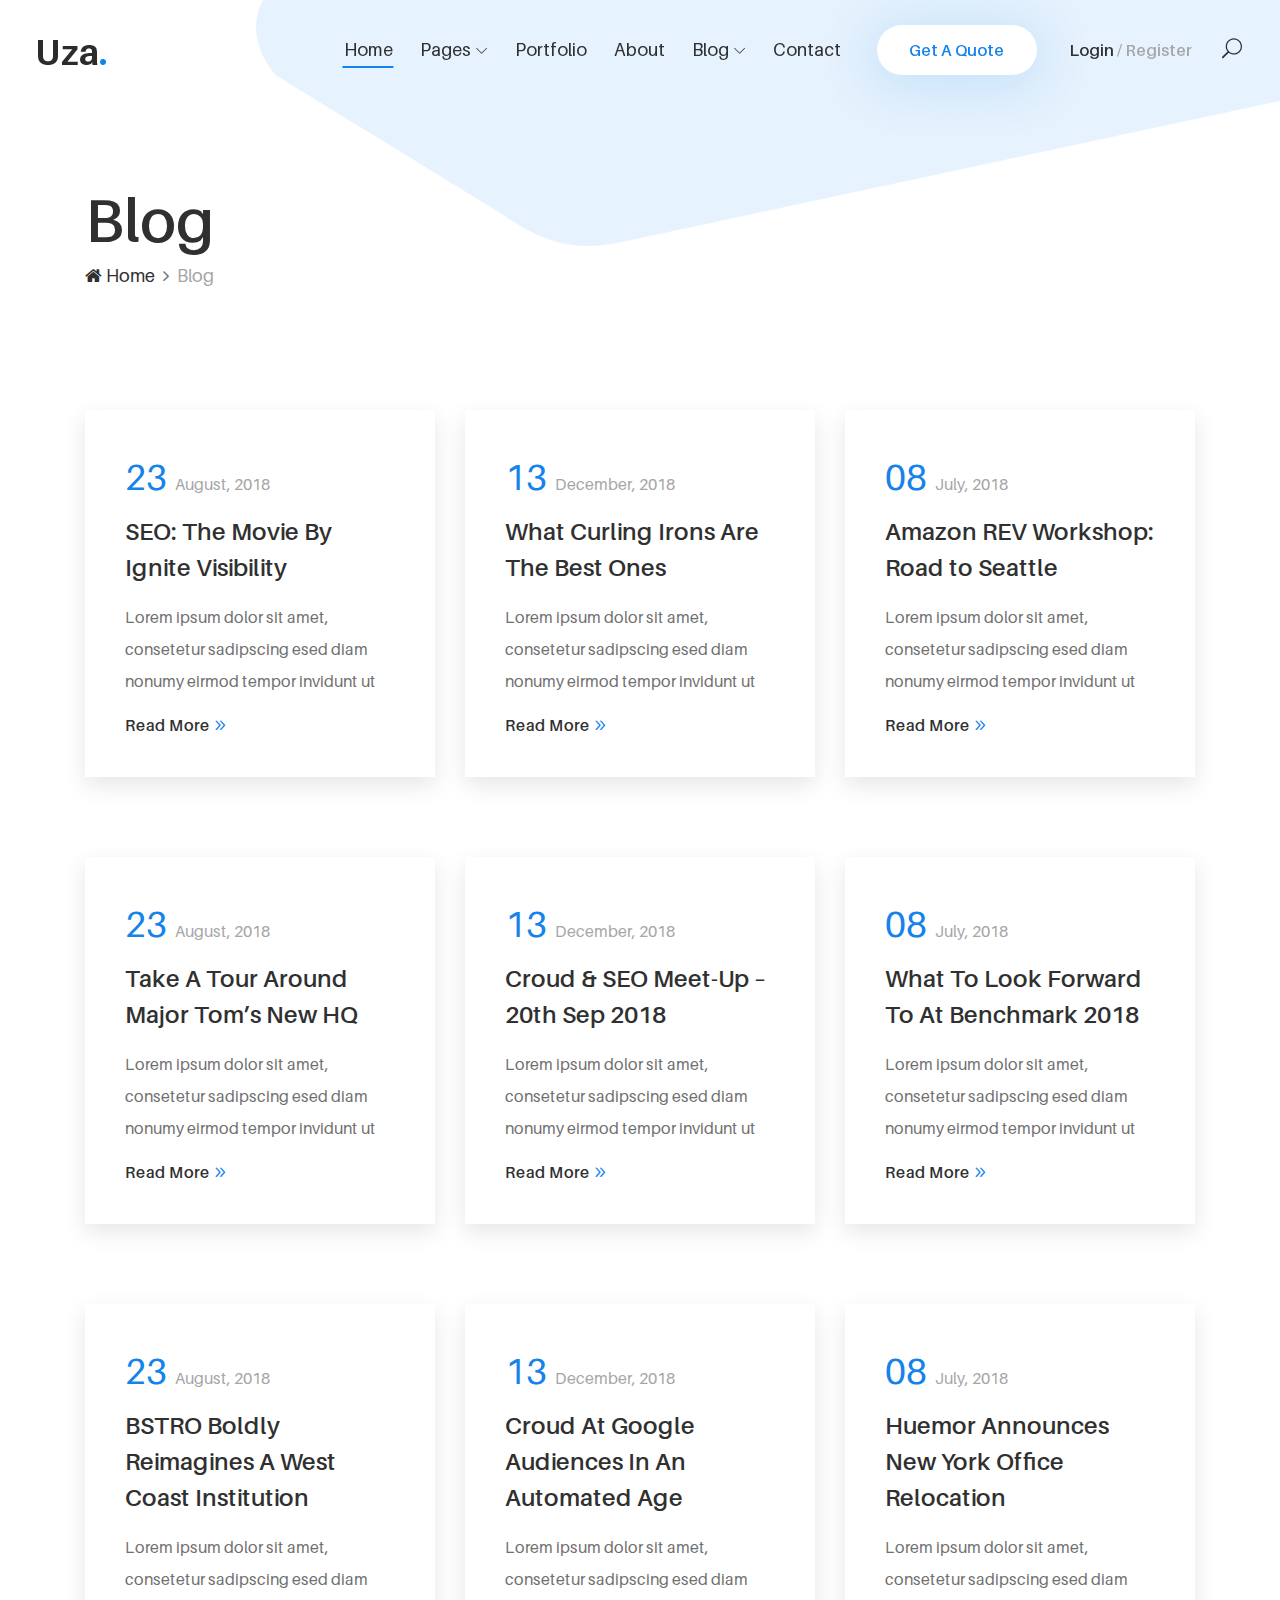
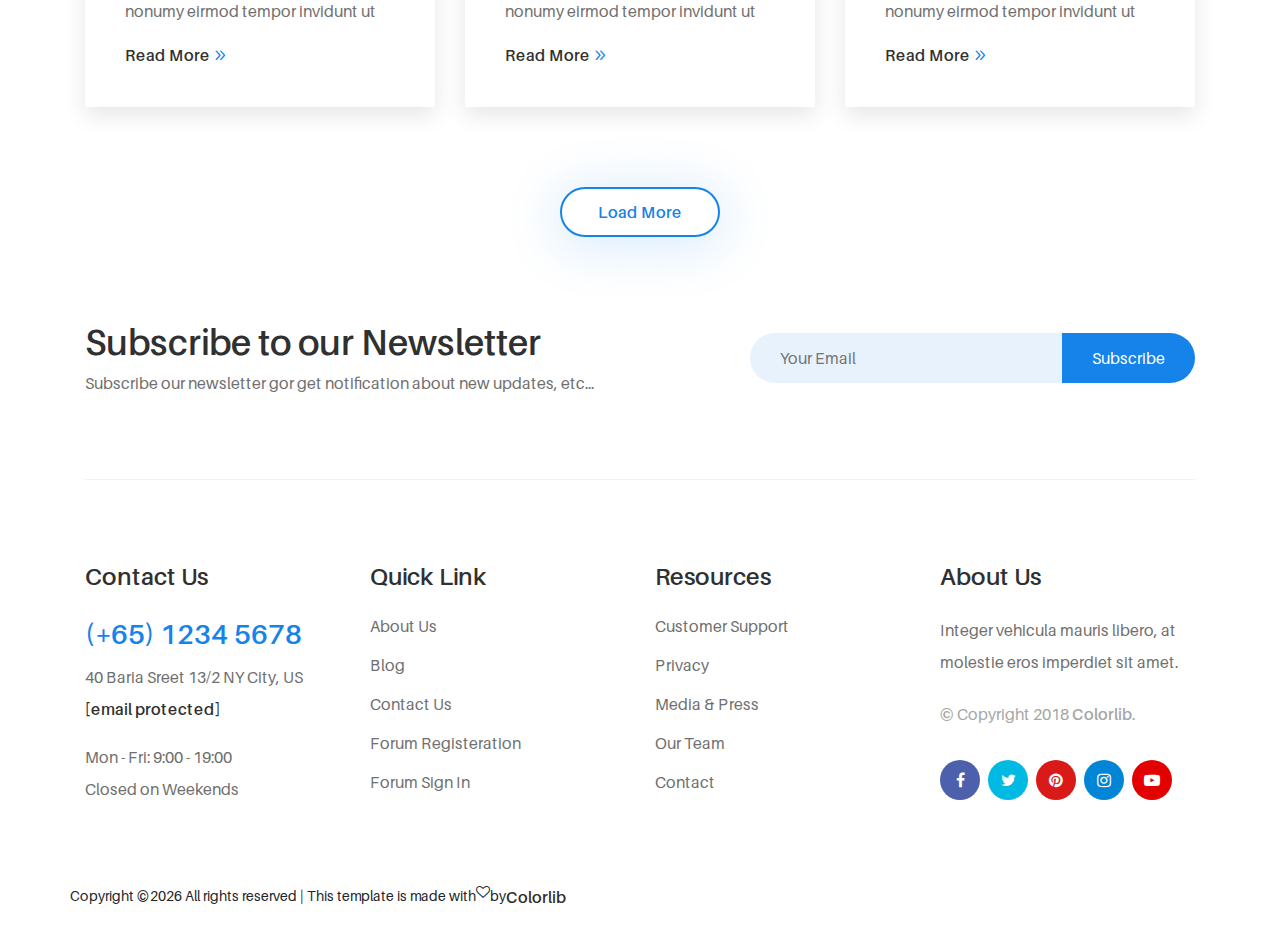
<file: blog.html>
<!DOCTYPE html>
<html lang="en">

<!-- Mirrored from preview.colorlib.com/theme/uza/blog.html by HTTrack Website Copier/3.x [XR&CO'2014], Tue, 06 Aug 2024 22:37:23 GMT -->
<head>
<meta charset="UTF-8">
<meta name="description" content="uza - Model Agency HTML5 Template">
<meta http-equiv="X-UA-Compatible" content="IE=edge">
<meta name="viewport" content="width=device-width, initial-scale=1, shrink-to-fit=no">

<title>Uza - Creative Agency HTML5 Template</title>

<link rel="icon" href="img/core-img/favicon.ico">

<link rel="stylesheet" href="style.css">
<script nonce="74732ad2-59d1-4dfd-a95a-3cfae82f4097">try{(function(w,d){!function(j,k,l,m){if(j.zaraz)console.error("zaraz is loaded twice");else{j[l]=j[l]||{};j[l].executed=[];j.zaraz={deferred:[],listeners:[]};j.zaraz._v="5774";j.zaraz.q=[];j.zaraz._f=function(n){return async function(){var o=Array.prototype.slice.call(arguments);j.zaraz.q.push({m:n,a:o})}};for(const p of["track","set","debug"])j.zaraz[p]=j.zaraz._f(p);j.zaraz.init=()=>{var q=k.getElementsByTagName(m)[0],r=k.createElement(m),s=k.getElementsByTagName("title")[0];s&&(j[l].t=k.getElementsByTagName("title")[0].text);j[l].x=Math.random();j[l].w=j.screen.width;j[l].h=j.screen.height;j[l].j=j.innerHeight;j[l].e=j.innerWidth;j[l].l=j.location.href;j[l].r=k.referrer;j[l].k=j.screen.colorDepth;j[l].n=k.characterSet;j[l].o=(new Date).getTimezoneOffset();if(j.dataLayer)for(const w of Object.entries(Object.entries(dataLayer).reduce(((x,y)=>({...x[1],...y[1]})),{})))zaraz.set(w[0],w[1],{scope:"page"});j[l].q=[];for(;j.zaraz.q.length;){const z=j.zaraz.q.shift();j[l].q.push(z)}r.defer=!0;for(const A of[localStorage,sessionStorage])Object.keys(A||{}).filter((C=>C.startsWith("_zaraz_"))).forEach((B=>{try{j[l]["z_"+B.slice(7)]=JSON.parse(A.getItem(B))}catch{j[l]["z_"+B.slice(7)]=A.getItem(B)}}));r.referrerPolicy="origin";r.src="https://preview.colorlib.com/cdn-cgi/zaraz/s.js?z="+btoa(encodeURIComponent(JSON.stringify(j[l])));q.parentNode.insertBefore(r,q)};["complete","interactive"].includes(k.readyState)?zaraz.init():j.addEventListener("DOMContentLoaded",zaraz.init)}}(w,d,"zarazData","script");window.zaraz._p=async eX=>new Promise((eY=>{if(eX){eX.e&&eX.e.forEach((eZ=>{try{const e$=d.querySelector("script[nonce]"),fa=e$?.nonce||e$?.getAttribute("nonce"),fb=d.createElement("script");fa&&(fb.nonce=fa);fb.innerHTML=eZ;fb.onload=()=>{d.head.removeChild(fb)};d.head.appendChild(fb)}catch(fc){console.error(`Error executing script: ${eZ}\n`,fc)}}));Promise.allSettled((eX.f||[]).map((fd=>fetch(fd[0],fd[1]))))}eY()}));zaraz._p({"e":["(function(w,d){})(window,document)"]});})(window,document)}catch(e){throw fetch("/cdn-cgi/zaraz/t"),e;};</script></head>
<body>

<div id="preloader">
<div class="wrapper">
<div class="cssload-loader"></div>
</div>
</div>

<div class="top-search-area">

<div class="modal fade" id="searchModal" tabindex="-1" role="dialog" aria-hidden="true">
<div class="modal-dialog modal-dialog-centered" role="document">
<div class="modal-content">
<div class="modal-body">

<button type="button" class="btn close-btn" data-dismiss="modal"><i class="fa fa-times"></i></button>

<form action="https://preview.colorlib.com/theme/uza/index.html" method="post">
<input type="search" name="top-search-bar" class="form-control" placeholder="Search and hit enter...">
<button type="submit">Search</button>
</form>
</div>
</div>
</div>
</div>
</div>


<header class="header-area">

<div class="main-header-area">
<div class="classy-nav-container breakpoint-off">

<nav class="classy-navbar justify-content-between" id="uzaNav">

<a class="nav-brand" href="index.html"><img src="img/core-img/logo.png" alt></a>

<div class="classy-navbar-toggler">
<span class="navbarToggler"><span></span><span></span><span></span></span>
</div>

<div class="classy-menu">

<div class="classycloseIcon">
<div class="cross-wrap"><span class="top"></span><span class="bottom"></span></div>
</div>

<div class="classynav">
<ul id="nav">
<li class="current-item"><a href="index.html">Home</a></li>
<li><a href="#">Pages</a>
<ul class="dropdown">
<li><a href="index.html">- Home</a></li>
<li><a href="about.html">- About</a></li>
<li><a href="services.html">- Services</a></li>
<li><a href="portfolio.html">- Portfolio</a></li>
<li><a href="portfolio-single.html">- Single Portfolio</a></li>
<li><a href="blog.html">- Blog</a></li>
<li><a href="single-blog.html">- Blog Details</a></li>
<li><a href="contact.html">- Contact</a></li>
<li><a href="#">- Dropdown</a>
<ul class="dropdown">
<li><a href="#">- Dropdown Item</a></li>
<li><a href="#">- Dropdown Item</a>
<ul class="dropdown">
<li><a href="#">- Even Dropdown</a></li>
<li><a href="#">- Even Dropdown</a></li>
<li><a href="#">- Even Dropdown</a></li>
<li><a href="#">- Even Dropdown</a></li>
</ul>
</li>
<li><a href="#">- Dropdown Item</a></li>
<li><a href="#">- Dropdown Item</a></li>
</ul>
</li>
</ul>
</li>
<li><a href="portfolio.html">Portfolio</a></li>
<li><a href="about.html">About</a></li>
<li><a href="#">Blog</a>
<ul class="dropdown">
<li><a href="blog.html">- Blog</a></li>
<li><a href="single-blog.html">- Blog Details</a></li>
</ul>
</li>
<li><a href="contact.html">Contact</a></li>
</ul>

<div class="get-a-quote ml-4 mr-3">
<a href="#" class="btn uza-btn">Get A Quote</a>
</div>

<div class="login-register-btn mx-3">
<a href="#">Login <span>/ Register</span></a>
</div>

<div class="search-icon" data-toggle="modal" data-target="#searchModal">
<i class="icon_search"></i>
</div>
</div>

</div>
</nav>
</div>
</div>
</header>


<div class="breadcrumb-area">
<div class="container h-100">
<div class="row h-100 align-items-end">
<div class="col-12">
<div class="breadcumb--con">
<h2 class="title">Blog</h2>
<nav aria-label="breadcrumb">
<ol class="breadcrumb">
<li class="breadcrumb-item"><a href="#"><i class="fa fa-home"></i> Home</a></li>
<li class="breadcrumb-item active" aria-current="page">Blog</li>
</ol>
</nav>
</div>
</div>
</div>
</div>

<div class="breadcrumb-bg-curve">
<img src="img/core-img/curve-5.png" alt>
</div>
</div>


<div class="uza-blog-area section-padding-80">
<div class="container">
<div class="row">

<div class="col-12 col-lg-4">
<div class="single-blog-post bg-img mb-80" style="background-image: url(img/bg-img/8.jpg);">

<div class="post-content">
<span class="post-date"><span>23</span> August, 2018</span>
<a href="#" class="post-title">SEO: The Movie By Ignite Visibility</a>
<p>Lorem ipsum dolor sit amet, consetetur sadipscing esed diam nonumy eirmod tempor invidunt ut</p>
<a href="#" class="read-more-btn">Read More <i class="arrow_carrot-2right"></i></a>
</div>
</div>
</div>

<div class="col-12 col-lg-4">
<div class="single-blog-post bg-img mb-80" style="background-image: url(img/bg-img/9.jpg);">

<div class="post-content">
<span class="post-date"><span>13</span> December, 2018</span>
<a href="#" class="post-title">What Curling Irons Are The Best Ones</a>
<p>Lorem ipsum dolor sit amet, consetetur sadipscing esed diam nonumy eirmod tempor invidunt ut</p>
<a href="#" class="read-more-btn">Read More <i class="arrow_carrot-2right"></i></a>
</div>
</div>
</div>

<div class="col-12 col-lg-4">
<div class="single-blog-post bg-img mb-80" style="background-image: url(img/bg-img/10.jpg);">

<div class="post-content">
<span class="post-date"><span>08</span> July, 2018</span>
<a href="#" class="post-title">Amazon REV Workshop: Road to Seattle</a>
<p>Lorem ipsum dolor sit amet, consetetur sadipscing esed diam nonumy eirmod tempor invidunt ut</p>
<a href="#" class="read-more-btn">Read More <i class="arrow_carrot-2right"></i></a>
</div>
</div>
</div>

<div class="col-12 col-lg-4">
<div class="single-blog-post bg-img mb-80" style="background-image: url(img/bg-img/8.jpg);">

<div class="post-content">
<span class="post-date"><span>23</span> August, 2018</span>
<a href="#" class="post-title">Take A Tour Around Major Tom’s New HQ</a>
<p>Lorem ipsum dolor sit amet, consetetur sadipscing esed diam nonumy eirmod tempor invidunt ut</p>
<a href="#" class="read-more-btn">Read More <i class="arrow_carrot-2right"></i></a>
</div>
</div>
</div>

<div class="col-12 col-lg-4">
<div class="single-blog-post bg-img mb-80" style="background-image: url(img/bg-img/18.jpg);">

<div class="post-content">
<span class="post-date"><span>13</span> December, 2018</span>
<a href="#" class="post-title">Croud &amp; SEO Meet-Up – 20th Sep 2018</a>
<p>Lorem ipsum dolor sit amet, consetetur sadipscing esed diam nonumy eirmod tempor invidunt ut</p>
<a href="#" class="read-more-btn">Read More <i class="arrow_carrot-2right"></i></a>
</div>
</div>
</div>

<div class="col-12 col-lg-4">
<div class="single-blog-post bg-img mb-80" style="background-image: url(img/bg-img/19.jpg);">

<div class="post-content">
<span class="post-date"><span>08</span> July, 2018</span>
<a href="#" class="post-title">What To Look Forward To At Benchmark 2018</a>
<p>Lorem ipsum dolor sit amet, consetetur sadipscing esed diam nonumy eirmod tempor invidunt ut</p>
<a href="#" class="read-more-btn">Read More <i class="arrow_carrot-2right"></i></a>
</div>
</div>
</div>

<div class="col-12 col-lg-4">
<div class="single-blog-post bg-img mb-80" style="background-image: url(img/bg-img/20.jpg);">

<div class="post-content">
<span class="post-date"><span>23</span> August, 2018</span>
<a href="#" class="post-title">BSTRO Boldly Reimagines A West Coast Institution</a>
<p>Lorem ipsum dolor sit amet, consetetur sadipscing esed diam nonumy eirmod tempor invidunt ut</p>
<a href="#" class="read-more-btn">Read More <i class="arrow_carrot-2right"></i></a>
</div>
</div>
</div>

<div class="col-12 col-lg-4">
<div class="single-blog-post bg-img mb-80" style="background-image: url(img/bg-img/21.jpg);">

<div class="post-content">
<span class="post-date"><span>13</span> December, 2018</span>
<a href="#" class="post-title">Croud At Google Audiences In An Automated Age</a>
<p>Lorem ipsum dolor sit amet, consetetur sadipscing esed diam nonumy eirmod tempor invidunt ut</p>
<a href="#" class="read-more-btn">Read More <i class="arrow_carrot-2right"></i></a>
</div>
</div>
</div>

<div class="col-12 col-lg-4">
<div class="single-blog-post bg-img mb-80" style="background-image: url(img/bg-img/18.jpg);">

<div class="post-content">
<span class="post-date"><span>08</span> July, 2018</span>
<a href="#" class="post-title">Huemor Announces New York Office Relocation</a>
<p>Lorem ipsum dolor sit amet, consetetur sadipscing esed diam nonumy eirmod tempor invidunt ut</p>
<a href="#" class="read-more-btn">Read More <i class="arrow_carrot-2right"></i></a>
</div>
</div>
</div>
</div>
<div class="row">
<div class="col-12 text-center">
<a href="#" class="btn uza-btn btn-3">Load More</a>
</div>
</div>
</div>
</div>


<section class="uza-newsletter-area">
<div class="container">
<div class="row align-items-center justify-content-between">

<div class="col-12 col-md-6 col-lg-6">
<div class="nl-content mb-80">
<h2>Subscribe to our Newsletter</h2>
<p>Subscribe our newsletter gor get notification about new updates, etc...</p>
</div>
</div>

<div class="col-12 col-md-6 col-lg-5">
<div class="nl-form mb-80">
<form action="#" method="post">
<input type="email" name="nl-email" value placeholder="Your Email">
<button type="submit">Subscribe</button>
</form>
</div>
</div>
</div>

<div class="border-line"></div>
</div>
</section>


<footer class="footer-area section-padding-80-0">
<div class="container">
<div class="row justify-content-between">

<div class="col-12 col-sm-6 col-lg-3">
<div class="single-footer-widget mb-80">

<h4 class="widget-title">Contact Us</h4>

<div class="footer-content mb-15">
<h3>(+65) 1234 5678</h3>
<p>40 Baria Sreet 13/2 NY City, US <br> <a href="https://preview.colorlib.com/cdn-cgi/l/email-protection" class="__cf_email__" data-cfemail="c8a0ada4a4a7e6aba7a4a7baa4a1aa88afa5a9a1a4e6aba7a5">[email&#160;protected]</a></p>
</div>
<p class="mb-0">Mon - Fri: 9:00 - 19:00 <br>
Closed on Weekends</p>
</div>
</div>

<div class="col-12 col-sm-6 col-lg-3">
<div class="single-footer-widget mb-80">

<h4 class="widget-title">Quick Link</h4>

<nav>
<ul class="our-link">
<li><a href="#">About Us</a></li>
<li><a href="#">Blog</a></li>
<li><a href="#">Contact Us</a></li>
<li><a href="#">Forum Registeration</a></li>
<li><a href="#">Forum Sign In</a></li>
</ul>
</nav>
</div>
</div>

<div class="col-12 col-sm-6 col-lg-3">
<div class="single-footer-widget mb-80">

<h4 class="widget-title">Resources</h4>

<nav>
<ul class="our-link">
<li><a href="#">Customer Support</a></li>
<li><a href="#">Privacy</a></li>
<li><a href="#">Media &amp; Press</a></li>
<li><a href="#">Our Team</a></li>
<li><a href="#">Contact</a></li>
</ul>
</nav>
</div>
</div>

<div class="col-12 col-sm-6 col-lg-3">
<div class="single-footer-widget mb-80">

<h4 class="widget-title">About Us</h4>
<p>Integer vehicula mauris libero, at molestie eros imperdiet sit amet.</p>

<div class="copywrite-text mb-30">
<p>&copy; Copyright 2018 <a href="#">Colorlib</a>.</p>
</div>

<div class="footer-social-info">
<a href="#" class="facebook" data-toggle="tooltip" data-placement="top" title="Facebook"><i class="fa fa-facebook"></i></a>
<a href="#" class="twitter" data-toggle="tooltip" data-placement="top" title="Twitter"><i class="fa fa-twitter"></i></a>
<a href="#" class="pinterest" data-toggle="tooltip" data-placement="top" title="Pinterest"><i class="fa fa-pinterest"></i></a>
<a href="#" class="instagram" data-toggle="tooltip" data-placement="top" title="Instagram"><i class="fa fa-instagram"></i></a>
<a href="#" class="youtube" data-toggle="tooltip" data-placement="top" title="YouTube"><i class="fa fa-youtube-play"></i></a>
</div>
</div>
</div>
</div>
<div class="row" style="margin-bottom: 30px;">

Copyright &copy;<script data-cfasync="false" src="https://preview.colorlib.com/cdn-cgi/scripts/5c5dd728/cloudflare-static/email-decode.min.js"></script><script>document.write(new Date().getFullYear());</script> All rights reserved | This template is made with <i class="fa fa-heart-o" aria-hidden="true"></i> by <a href="https://colorlib.com/" target="_blank">Colorlib</a>

</div>
</div>
</footer>



<script src="js/jquery.min.js"></script>

<script src="js/popper.min.js"></script>

<script src="js/bootstrap.min.js"></script>

<script src="js/uza.bundle.js"></script>

<script src="js/default-assets/active.js"></script>

<script async src="https://www.googletagmanager.com/gtag/js?id=UA-23581568-13"></script>
<script>
  window.dataLayer = window.dataLayer || [];
  function gtag(){dataLayer.push(arguments);}
  gtag('js', new Date());

  gtag('config', 'UA-23581568-13');
</script>
<script defer src="https://static.cloudflareinsights.com/beacon.min.js/vcd15cbe7772f49c399c6a5babf22c1241717689176015" integrity="sha512-ZpsOmlRQV6y907TI0dKBHq9Md29nnaEIPlkf84rnaERnq6zvWvPUqr2ft8M1aS28oN72PdrCzSjY4U6VaAw1EQ==" data-cf-beacon='{"rayId":"8af28140eea84176","version":"2024.7.0","serverTiming":{"name":{"cfL4":true}},"token":"cd0b4b3a733644fc843ef0b185f98241","b":1}' crossorigin="anonymous"></script>
</body>

<!-- Mirrored from preview.colorlib.com/theme/uza/blog.html by HTTrack Website Copier/3.x [XR&CO'2014], Tue, 06 Aug 2024 22:37:23 GMT -->
</html>
</file>
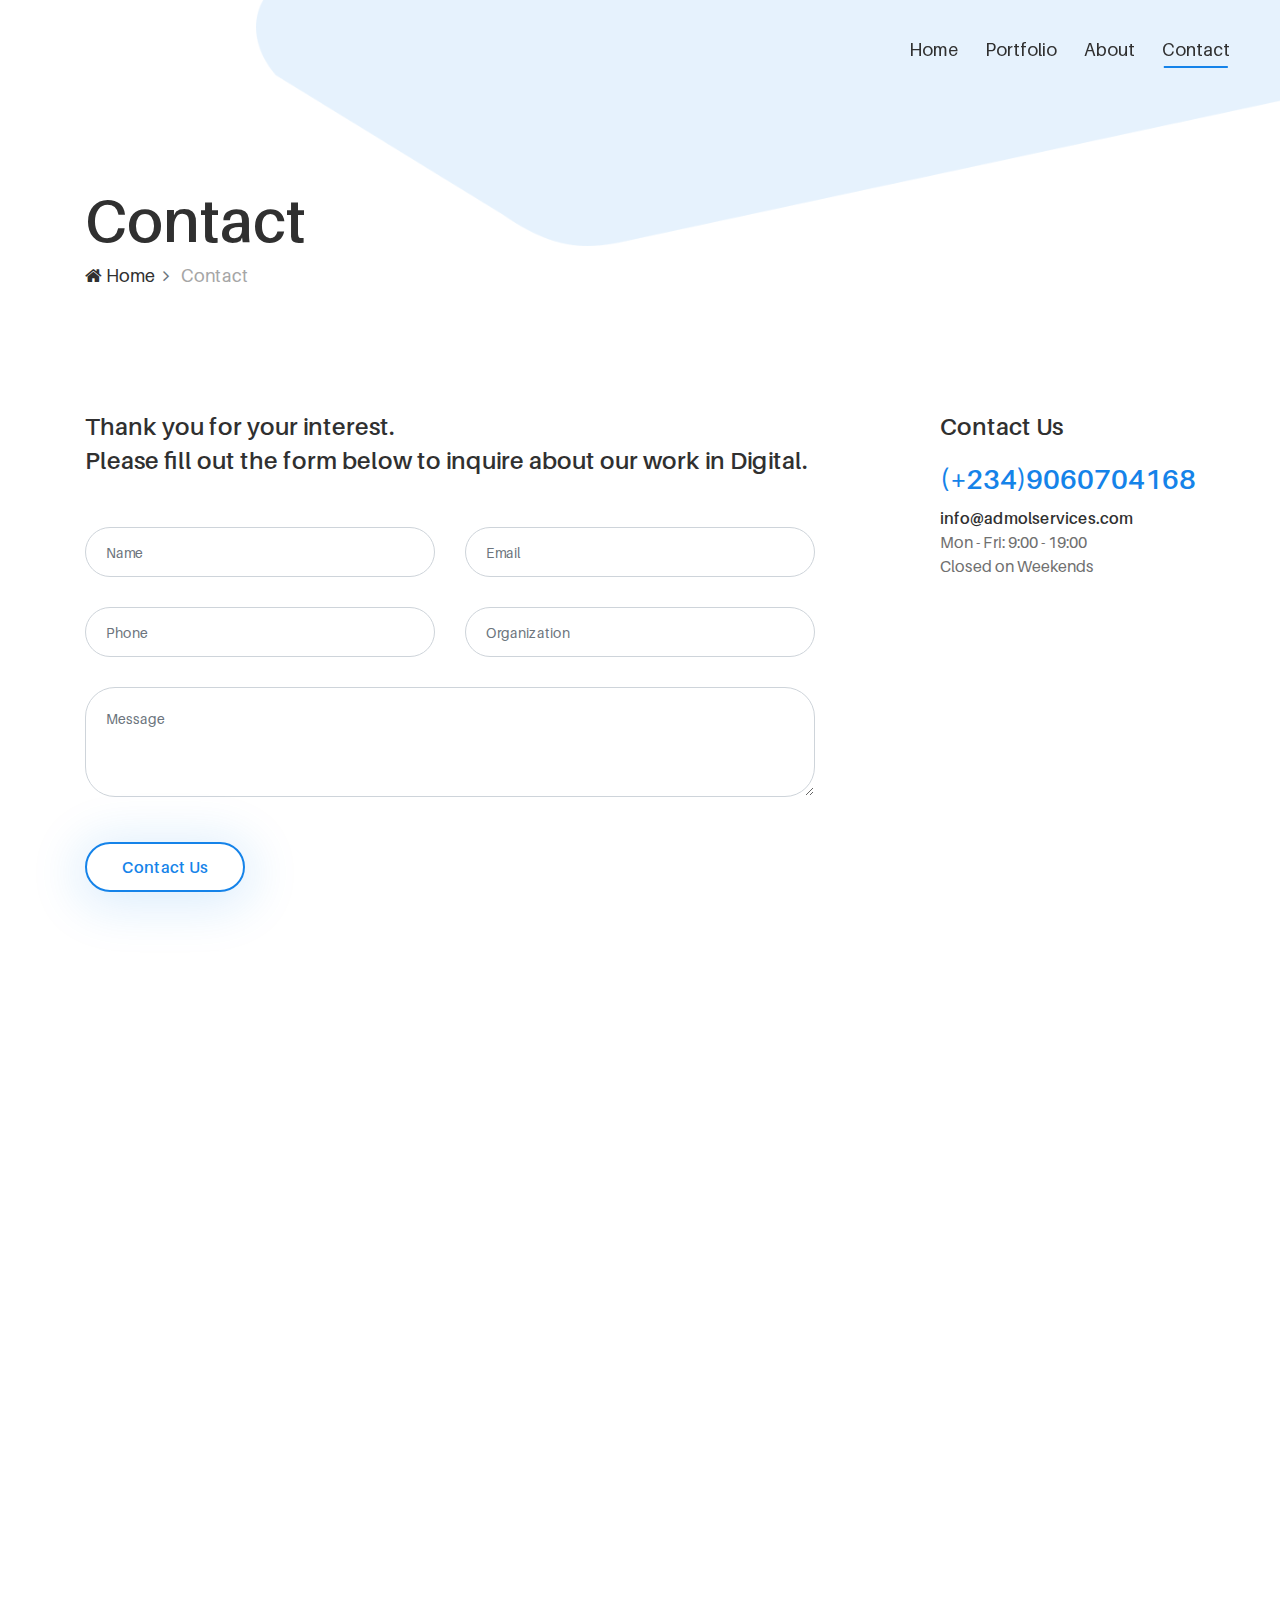
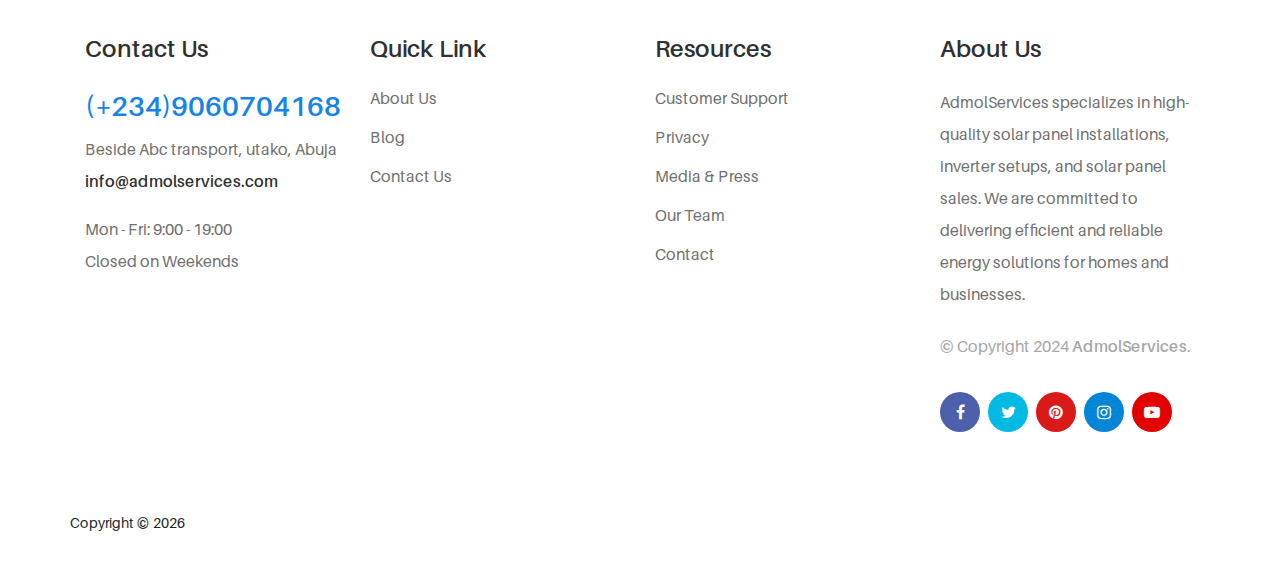
<file: contact.html>
<!DOCTYPE html>
<html lang="en">
  <head>
    <meta charset="UTF-8" />
    <meta
      name="description"
      content="Admol Services - Professional Solar Panel Installations and Inverter Sales"
    />
    <meta http-equiv="X-UA-Compatible" content="IE=edge" />
    <meta
      name="viewport"
      content="width=device-width, initial-scale=1, shrink-to-fit=no"
    />

    <title>Admol Services | Solar Panel Installations & Inverter Sales</title>

    <!-- Open Graph Meta Tags -->
    <meta
      property="og:title"
      content="Admol Services | Solar Panel Installations & Inverter Sales"
    />
    <meta
      property="og:description"
      content="Expert installation of solar panels and inverters. Quality products and professional services."
    />
    <meta
      property="og:image"
      content="https://www.admolservices.com/images/solar-panels.jpg"
    />
    <meta property="og:url" content="https://www.admolservices.com" />
    <meta property="og:type" content="website" />

    <!-- Twitter Card Meta Tags -->
    <meta name="twitter:card" content="summary_large_image" />
    <meta
      name="twitter:title"
      content="Admol Services | Solar Panel Installations & Inverter Sales"
    />
    <meta
      name="twitter:description"
      content="Expert installation of solar panels and inverters. Quality products and professional services."
    />
    <meta
      name="twitter:image"
      content="https://www.admolservices.com/images/solar-panels.jpg"
    />

    <!-- Favicon -->
    <link
      rel="icon"
      href="https://www.admolservices.com/images/favicon.ico"
      type="image/x-icon"
    />

    <title>Admol | Services</title>

    <!-- <link rel="icon" href="img/core-img/favicon.ico" /> -->

    <link rel="stylesheet" href="style.css" />
    <!-- Structured Data -->
    <script type="application/ld+json">
      {
        "@context": "https://schema.org",
        "@type": "Organization",
        "name": "Admol Services",
        "url": "https://www.admolservices.com",
        "logo": "https://www.admolservices.com/images/logo.png",
        "sameAs": [
          "https://www.facebook.com/admolservices",
          "https://www.twitter.com/admolservices",
          "https://www.linkedin.com/company/admolservices"
        ]
      }
    </script>
    <script nonce="f15fb33f-9870-46a8-b3b6-ac40df5999a2">
      try {
        (function (w, d) {
          !(function (j, k, l, m) {
            if (j.zaraz) console.error("zaraz is loaded twice");
            else {
              j[l] = j[l] || {};
              j[l].executed = [];
              j.zaraz = { deferred: [], listeners: [] };
              j.zaraz._v = "5774";
              j.zaraz.q = [];
              j.zaraz._f = function (n) {
                return async function () {
                  var o = Array.prototype.slice.call(arguments);
                  j.zaraz.q.push({ m: n, a: o });
                };
              };
              for (const p of ["track", "set", "debug"])
                j.zaraz[p] = j.zaraz._f(p);
              j.zaraz.init = () => {
                var q = k.getElementsByTagName(m)[0],
                  r = k.createElement(m),
                  s = k.getElementsByTagName("title")[0];
                s && (j[l].t = k.getElementsByTagName("title")[0].text);
                j[l].x = Math.random();
                j[l].w = j.screen.width;
                j[l].h = j.screen.height;
                j[l].j = j.innerHeight;
                j[l].e = j.innerWidth;
                j[l].l = j.location.href;
                j[l].r = k.referrer;
                j[l].k = j.screen.colorDepth;
                j[l].n = k.characterSet;
                j[l].o = new Date().getTimezoneOffset();
                if (j.dataLayer)
                  for (const w of Object.entries(
                    Object.entries(dataLayer).reduce(
                      (x, y) => ({ ...x[1], ...y[1] }),
                      {}
                    )
                  ))
                    zaraz.set(w[0], w[1], { scope: "page" });
                j[l].q = [];
                for (; j.zaraz.q.length; ) {
                  const z = j.zaraz.q.shift();
                  j[l].q.push(z);
                }
                r.defer = !0;
                for (const A of [localStorage, sessionStorage])
                  Object.keys(A || {})
                    .filter((C) => C.startsWith("_zaraz_"))
                    .forEach((B) => {
                      try {
                        j[l]["z_" + B.slice(7)] = JSON.parse(A.getItem(B));
                      } catch {
                        j[l]["z_" + B.slice(7)] = A.getItem(B);
                      }
                    });
                r.referrerPolicy = "origin";
                r.src =
                  "https://preview.colorlib.com/cdn-cgi/zaraz/s.js?z=" +
                  btoa(encodeURIComponent(JSON.stringify(j[l])));
                q.parentNode.insertBefore(r, q);
              };
              ["complete", "interactive"].includes(k.readyState)
                ? zaraz.init()
                : j.addEventListener("DOMContentLoaded", zaraz.init);
            }
          })(w, d, "zarazData", "script");
          window.zaraz._p = async (eX) =>
            new Promise((eY) => {
              if (eX) {
                eX.e &&
                  eX.e.forEach((eZ) => {
                    try {
                      const e$ = d.querySelector("script[nonce]"),
                        fa = e$?.nonce || e$?.getAttribute("nonce"),
                        fb = d.createElement("script");
                      fa && (fb.nonce = fa);
                      fb.innerHTML = eZ;
                      fb.onload = () => {
                        d.head.removeChild(fb);
                      };
                      d.head.appendChild(fb);
                    } catch (fc) {
                      console.error(`Error executing script: ${eZ}\n`, fc);
                    }
                  });
                Promise.allSettled(
                  (eX.f || []).map((fd) => fetch(fd[0], fd[1]))
                );
              }
              eY();
            });
          zaraz._p({ e: ["(function(w,d){})(window,document)"] });
        })(window, document);
      } catch (e) {
        throw (fetch("/cdn-cgi/zaraz/t"), e);
      }
    </script>
  </head>
  <body>
    <div id="preloader">
      <div class="wrapper">
        <div class="cssload-loader"></div>
      </div>
    </div>

    <div class="top-search-area">
      <div
        class="modal fade"
        id="searchModal"
        tabindex="-1"
        role="dialog"
        aria-hidden="true"
      >
        <div class="modal-dialog modal-dialog-centered" role="document">
          <div class="modal-content">
            <div class="modal-body">
              <button type="button" class="btn close-btn" data-dismiss="modal">
                <i class="fa fa-times"></i>
              </button>

              <form action="#" method="post">
                <input
                  type="search"
                  name="top-search-bar"
                  class="form-control"
                  placeholder="Search and hit enter..."
                />
                <button type="submit">Search</button>
              </form>
            </div>
          </div>
        </div>
      </div>
    </div>
    <header class="header-area">
      <div class="main-header-area">
        <div class="classy-nav-container breakpoint-off">
          <nav class="classy-navbar justify-content-between" id="uzaNav">
            <a class="nav-brand" href="index.html">
              <!-- <img src="img/core-img/logo.png" alt/> -->
            </a>

            <div class="classy-navbar-toggler">
              <span class="navbarToggler"
                ><span></span><span></span><span></span
              ></span>
            </div>

            <div class="classy-menu">
              <div class="classycloseIcon">
                <div class="cross-wrap">
                  <span class="top"></span><span class="bottom"></span>
                </div>
              </div>

              <div class="classynav">
                <ul id="nav">
                  <li><a href="index.html">Home</a></li>
                  <li><a href="portfolio.html">Portfolio</a></li>
                  <li><a href="about.html">About</a></li>
                  <li class="current-item">
                    <a href="contact.html">Contact</a>
                  </li>
                </ul>
              </div>
            </div>
          </nav>
        </div>
      </div>
    </header>

    <div class="breadcrumb-area">
      <div class="container h-100">
        <div class="row h-100 align-items-end">
          <div class="col-12">
            <div class="breadcumb--con">
              <h2 class="title">Contact</h2>
              <nav aria-label="breadcrumb">
                <ol class="breadcrumb">
                  <li class="breadcrumb-item">
                    <a href="#"><i class="fa fa-home"></i> Home</a>
                  </li>
                  <li class="breadcrumb-item active" aria-current="page">
                    Contact
                  </li>
                </ol>
              </nav>
            </div>
          </div>
        </div>
      </div>

      <div class="breadcrumb-bg-curve">
        <img src="img/core-img/curve-5.png" alt />
      </div>
    </div>

    <section class="uza-contact-area section-padding-80">
      <div class="container">
        <div class="row justify-content-between">
          <div class="col-12 col-lg-8">
            <div class="uza-contact-form mb-80">
              <div class="contact-heading mb-50">
                <h4>
                  Thank you for your interest. <br />Please fill out the form
                  below to inquire about our work in Digital.
                </h4>
              </div>
              <form action="#">
                <div class="row">
                  <div class="col-lg-6">
                    <div class="form-group">
                      <input
                        type="text"
                        class="form-control mb-30"
                        name="full-name"
                        placeholder="Name"
                      />
                    </div>
                  </div>
                  <div class="col-lg-6">
                    <div class="form-group">
                      <input
                        type="email"
                        class="form-control mb-30"
                        name="email"
                        placeholder="Email"
                      />
                    </div>
                  </div>
                  <div class="col-lg-6">
                    <div class="form-group">
                      <input
                        type="text"
                        class="form-control mb-30"
                        name="full-name"
                        placeholder="Phone"
                      />
                    </div>
                  </div>
                  <div class="col-lg-6">
                    <div class="form-group">
                      <input
                        type="text"
                        class="form-control mb-30"
                        name="email"
                        placeholder="Organization"
                      />
                    </div>
                  </div>
                  <div class="col-12">
                    <div class="form-group">
                      <textarea
                        class="form-control mb-30"
                        name="message"
                        rows="8"
                        cols="80"
                        placeholder="Message"
                      ></textarea>
                    </div>
                  </div>
                  <div class="col-12">
                    <button class="btn uza-btn btn-3 mt-15">Contact Us</button>
                  </div>
                </div>
              </form>
            </div>
          </div>

          <div class="col-12 col-lg-3">
            <div class="contact-sidebar-area mb-80">
              <div class="single-contact-card mb-50">
                <h4>Contact Us</h4>
                <h3>(+234)9060704168</h3>
                <h6>
                  <a href="mailto:info@admolservices.com"
                    >info@admolservices.com</a
                  >
                </h6>
                <h6>Mon - Fri: 9:00 - 19:00 <br />Closed on Weekends</h6>
              </div>
              <!-- 
              <div class="single-contact-card mb-50">
                <h4>London</h4>
                <h3>(+65) 2222 5678</h3>
                <h6>
                  49 Charing Cross Rd, London, UK <br /><a
                    href="https://preview.colorlib.com/cdn-cgi/l/email-protection"
                    class="__cf_email__"
                    data-cfemail="cda5a8a1a1a2e3aea2a1a2bfa1a4af8daaa0aca4a1e3aea2a0"
                    >[email&#160;protected]</a
                  >
                </h6>
              </div>

              <div class="single-contact-card mb-50">
                <h4>New York</h4>
                <h3>(+65) 6666 5678</h3>
                <h6>
                  40 Baria Sreet 13/2 NY City, US <br /><a
                    href="https://preview.colorlib.com/cdn-cgi/l/email-protection"
                    class="__cf_email__"
                    data-cfemail="f199949d9d9edf929e9d9e839d9893b1969c90989ddf929e9c"
                    >[email&#160;protected]</a
                  >
                </h6>
              </div> -->
            </div>
          </div>
        </div>
        <div class="row">
          <div class="col-12">
            <div class="google-maps">
              <iframe
                src="https://maps.google.com/maps?width=100%25&amp;height=600&amp;hl=en&amp;q=ABC%20Transport,%20Berger%20Junction,%20No.%2036%20A.E.%20Ekukinam%20St,%20Utako,%20Abuja%20900108,%20Federal%20Capital%20Territory+(Amol%20services)&amp;t=&amp;z=14&amp;ie=UTF8&amp;iwloc=B&amp;output=embed"
                allowfullscreen
              >
              </iframe>
            </div>
          </div>
        </div>
      </div>
    </section>

    <!-- <section class="uza-newsletter-area">
      <div class="container">
        <div class="row align-items-center justify-content-between">
          <div class="col-12 col-md-6 col-lg-6">
            <div class="nl-content mb-80">
              <h2>Subscribe to our Newsletter</h2>
              <p>
                Subscribe our newsletter gor get notification about new updates,
                etc...
              </p>
            </div>
          </div>

          <div class="col-12 col-md-6 col-lg-5">
            <div class="nl-form mb-80">
              <form action="#" method="post">
                <input
                  type="email"
                  name="nl-email"
                  value
                  placeholder="Your Email"
                />
                <button type="submit">Subscribe</button>
              </form>
            </div>
          </div>
        </div>

        <div class="border-line"></div>
      </div>
    </section> -->

    <footer class="footer-area section-padding-80-0">
      <div class="container">
        <div class="row justify-content-between">
          <div class="col-12 col-sm-6 col-lg-3">
            <div class="single-footer-widget mb-80">
              <h4 class="widget-title">Contact Us</h4>

              <div class="footer-content mb-15">
                <h3>(+234)9060704168</h3>
                <p>
                  Beside Abc transport, utako, Abuja <br />
                  <a href="mailto:info@admolservices.com"
                    >info@admolservices.com</a
                  >
                </p>
              </div>
              <p class="mb-0">
                Mon - Fri: 9:00 - 19:00 <br />
                Closed on Weekends
              </p>
            </div>
          </div>

          <div class="col-12 col-sm-6 col-lg-3">
            <div class="single-footer-widget mb-80">
              <h4 class="widget-title">Quick Link</h4>

              <nav>
                <ul class="our-link">
                  <li><a href="about.html">About Us</a></li>
                  <li><a href="#">Blog</a></li>
                  <li><a href="contact.html">Contact Us</a></li>
                </ul>
              </nav>
            </div>
          </div>

          <div class="col-12 col-sm-6 col-lg-3">
            <div class="single-footer-widget mb-80">
              <h4 class="widget-title">Resources</h4>

              <nav>
                <ul class="our-link">
                  <li><a href="#">Customer Support</a></li>
                  <li><a href="#">Privacy</a></li>
                  <li><a href="#">Media &amp; Press</a></li>
                  <li><a href="#">Our Team</a></li>
                  <li><a href="#">Contact</a></li>
                </ul>
              </nav>
            </div>
          </div>

          <div class="col-12 col-sm-6 col-lg-3">
            <div class="single-footer-widget mb-80">
              <h4 class="widget-title">About Us</h4>
              <p>
                AdmolServices specializes in high-quality solar panel
                installations, inverter setups, and solar panel sales. We are
                committed to delivering efficient and reliable energy solutions
                for homes and businesses.
              </p>

              <div class="copywrite-text mb-30">
                <p>&copy; Copyright 2024 <a href="#">AdmolServices</a>.</p>
              </div>

              <div class="footer-social-info">
                <a
                  href="#"
                  class="facebook"
                  data-toggle="tooltip"
                  data-placement="top"
                  title="Facebook"
                  ><i class="fa fa-facebook"></i
                ></a>
                <a
                  href="#"
                  class="twitter"
                  data-toggle="tooltip"
                  data-placement="top"
                  title="Twitter"
                  ><i class="fa fa-twitter"></i
                ></a>
                <a
                  href="#"
                  class="pinterest"
                  data-toggle="tooltip"
                  data-placement="top"
                  title="Pinterest"
                  ><i class="fa fa-pinterest"></i
                ></a>
                <a
                  href="#"
                  class="instagram"
                  data-toggle="tooltip"
                  data-placement="top"
                  title="Instagram"
                  ><i class="fa fa-instagram"></i
                ></a>
                <a
                  href="#"
                  class="youtube"
                  data-toggle="tooltip"
                  data-placement="top"
                  title="YouTube"
                  ><i class="fa fa-youtube-play"></i
                ></a>
              </div>
            </div>
          </div>
        </div>
        <div class="row" style="margin-bottom: 30px">
          Copyright &copy;

          <script>
            document.write(new Date().getFullYear());
          </script>
          <!-- All rights reserved | This template is made with
          <i class="fa fa-heart-o" aria-hidden="true"></i> by
          <a href="https://colorlib.com/" target="_blank">Colorlib</a> -->
        </div>
      </div>
    </footer>

    <script src="js/jquery.min.js"></script>

    <script src="js/popper.min.js"></script>

    <script src="js/bootstrap.min.js"></script>

    <script src="js/uza.bundle.js"></script>

    <script src="js/default-assets/active.js"></script>

    <script
      async
      src="https://www.googletagmanager.com/gtag/js?id=UA-23581568-13"
    ></script>
    <script>
      window.dataLayer = window.dataLayer || [];
      function gtag() {
        dataLayer.push(arguments);
      }
      gtag("js", new Date());

      gtag("config", "UA-23581568-13");
    </script>
    <script
      defer
      src="https://static.cloudflareinsights.com/beacon.min.js/vcd15cbe7772f49c399c6a5babf22c1241717689176015"
      integrity="sha512-ZpsOmlRQV6y907TI0dKBHq9Md29nnaEIPlkf84rnaERnq6zvWvPUqr2ft8M1aS28oN72PdrCzSjY4U6VaAw1EQ=="
      data-cf-beacon='{"rayId":"8af2814d7d5a4176","version":"2024.7.0","serverTiming":{"name":{"cfL4":true}},"token":"cd0b4b3a733644fc843ef0b185f98241","b":1}'
      crossorigin="anonymous"
    ></script>
  </body>

  <!-- Mirrored from preview.colorlib.com/theme/uza/contact.html by HTTrack Website Copier/3.x [XR&CO'2014], Tue, 06 Aug 2024 22:37:27 GMT -->
</html>
</file>
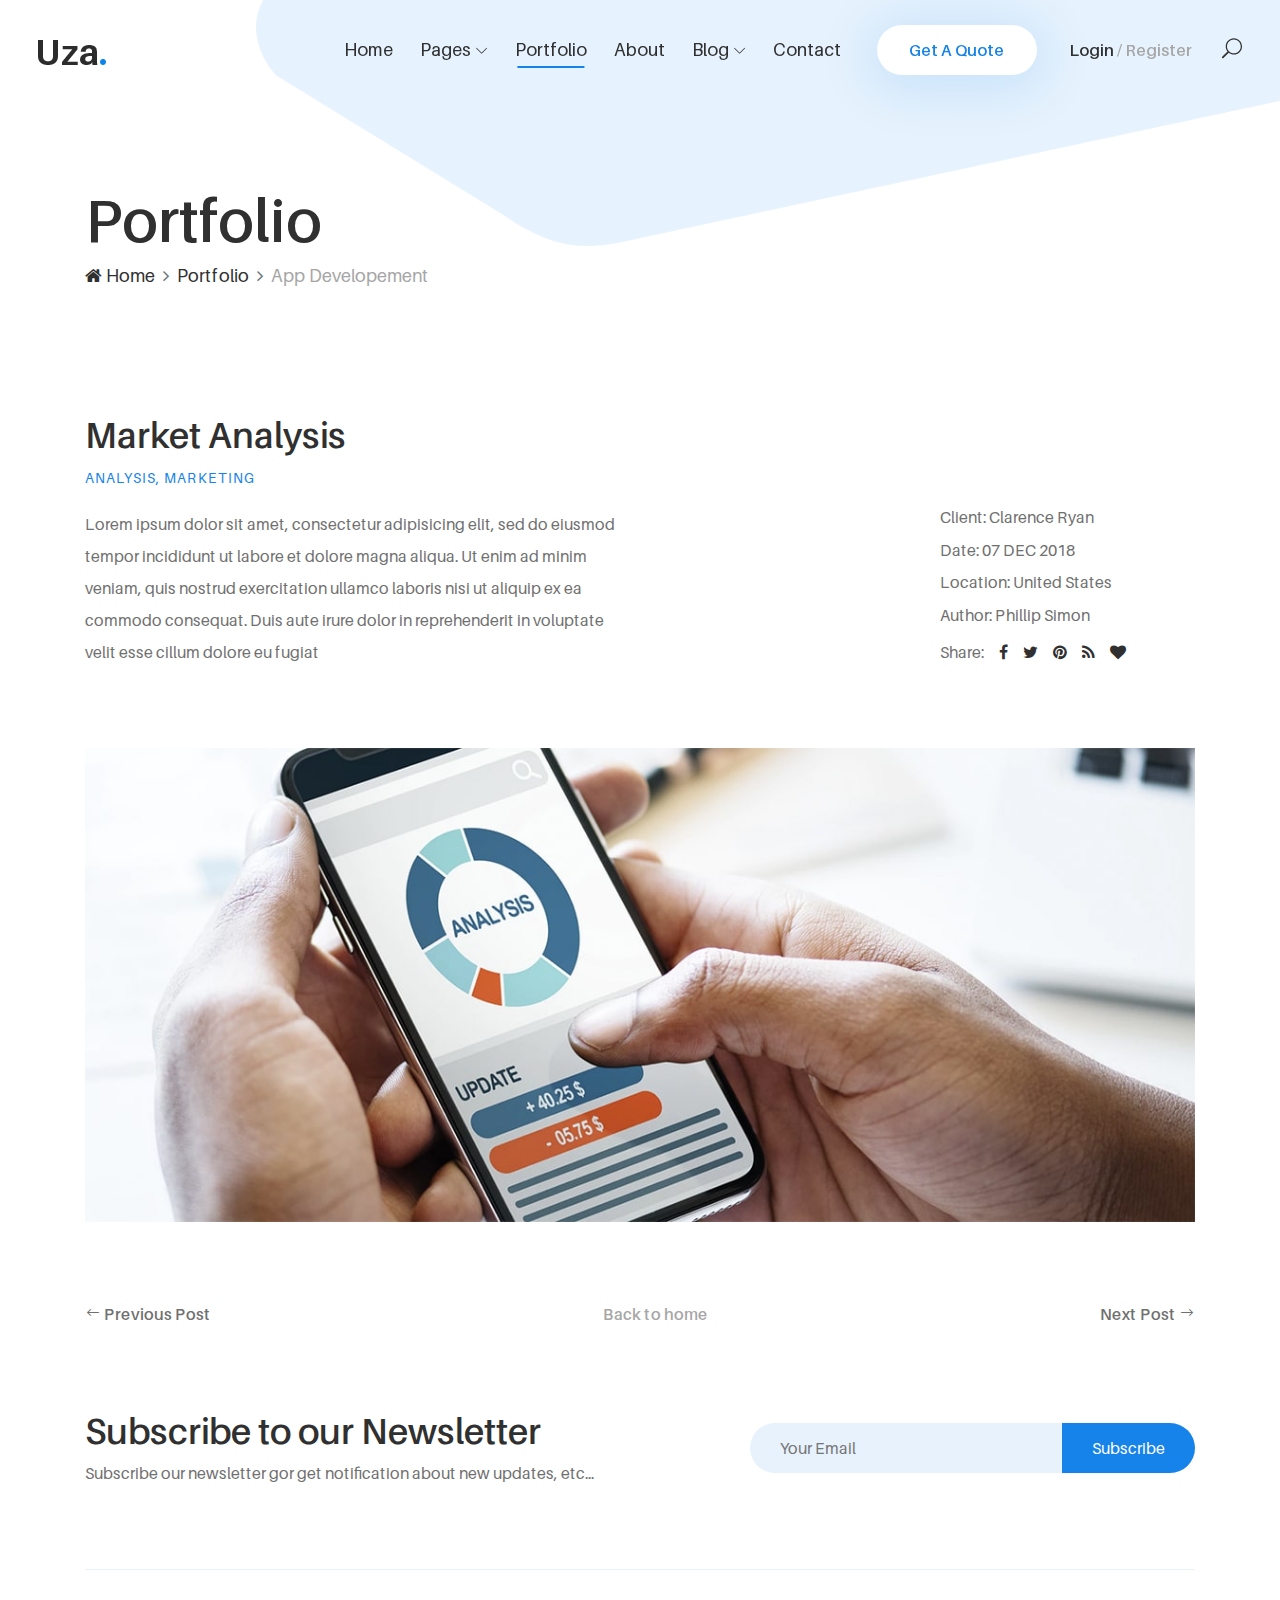
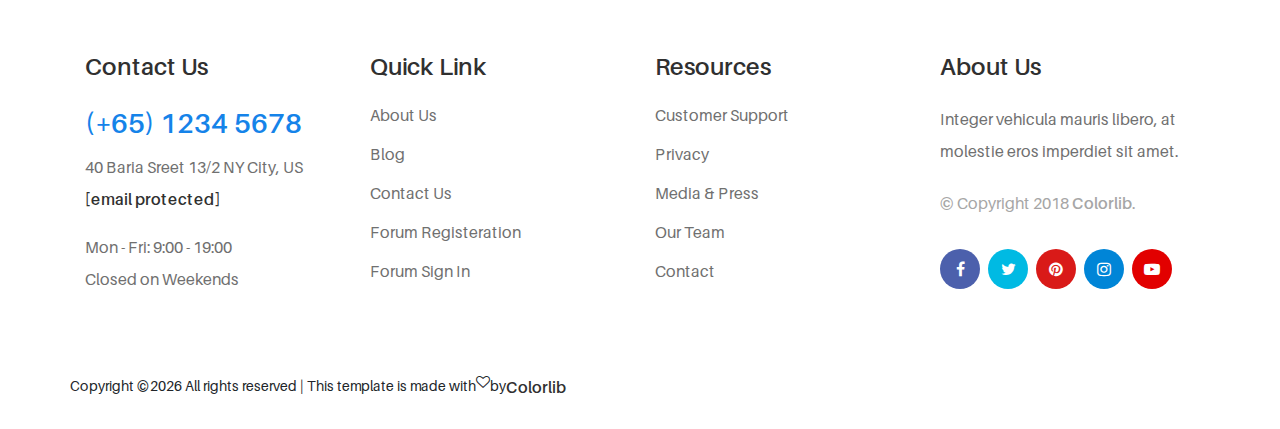
<file: portfolio-single.html>
<!DOCTYPE html>
<html lang="en">

<!-- Mirrored from preview.colorlib.com/theme/uza/portfolio-single.html by HTTrack Website Copier/3.x [XR&CO'2014], Tue, 06 Aug 2024 22:37:22 GMT -->
<head>
<meta charset="UTF-8">
<meta name="description" content="uza - Model Agency HTML5 Template">
<meta http-equiv="X-UA-Compatible" content="IE=edge">
<meta name="viewport" content="width=device-width, initial-scale=1, shrink-to-fit=no">

<title>Uza - Creative Agency HTML5 Template</title>

<link rel="icon" href="img/core-img/favicon.ico">

<link rel="stylesheet" href="style.css">
<script nonce="94fd58c8-640b-48f1-ac57-5d2ff7698d1a">try{(function(w,d){!function(j,k,l,m){if(j.zaraz)console.error("zaraz is loaded twice");else{j[l]=j[l]||{};j[l].executed=[];j.zaraz={deferred:[],listeners:[]};j.zaraz._v="5774";j.zaraz.q=[];j.zaraz._f=function(n){return async function(){var o=Array.prototype.slice.call(arguments);j.zaraz.q.push({m:n,a:o})}};for(const p of["track","set","debug"])j.zaraz[p]=j.zaraz._f(p);j.zaraz.init=()=>{var q=k.getElementsByTagName(m)[0],r=k.createElement(m),s=k.getElementsByTagName("title")[0];s&&(j[l].t=k.getElementsByTagName("title")[0].text);j[l].x=Math.random();j[l].w=j.screen.width;j[l].h=j.screen.height;j[l].j=j.innerHeight;j[l].e=j.innerWidth;j[l].l=j.location.href;j[l].r=k.referrer;j[l].k=j.screen.colorDepth;j[l].n=k.characterSet;j[l].o=(new Date).getTimezoneOffset();if(j.dataLayer)for(const w of Object.entries(Object.entries(dataLayer).reduce(((x,y)=>({...x[1],...y[1]})),{})))zaraz.set(w[0],w[1],{scope:"page"});j[l].q=[];for(;j.zaraz.q.length;){const z=j.zaraz.q.shift();j[l].q.push(z)}r.defer=!0;for(const A of[localStorage,sessionStorage])Object.keys(A||{}).filter((C=>C.startsWith("_zaraz_"))).forEach((B=>{try{j[l]["z_"+B.slice(7)]=JSON.parse(A.getItem(B))}catch{j[l]["z_"+B.slice(7)]=A.getItem(B)}}));r.referrerPolicy="origin";r.src="https://preview.colorlib.com/cdn-cgi/zaraz/s.js?z="+btoa(encodeURIComponent(JSON.stringify(j[l])));q.parentNode.insertBefore(r,q)};["complete","interactive"].includes(k.readyState)?zaraz.init():j.addEventListener("DOMContentLoaded",zaraz.init)}}(w,d,"zarazData","script");window.zaraz._p=async eX=>new Promise((eY=>{if(eX){eX.e&&eX.e.forEach((eZ=>{try{const e$=d.querySelector("script[nonce]"),fa=e$?.nonce||e$?.getAttribute("nonce"),fb=d.createElement("script");fa&&(fb.nonce=fa);fb.innerHTML=eZ;fb.onload=()=>{d.head.removeChild(fb)};d.head.appendChild(fb)}catch(fc){console.error(`Error executing script: ${eZ}\n`,fc)}}));Promise.allSettled((eX.f||[]).map((fd=>fetch(fd[0],fd[1]))))}eY()}));zaraz._p({"e":["(function(w,d){})(window,document)"]});})(window,document)}catch(e){throw fetch("/cdn-cgi/zaraz/t"),e;};</script></head>
<body>

<div id="preloader">
<div class="wrapper">
<div class="cssload-loader"></div>
</div>
</div>

<div class="top-search-area">

<div class="modal fade" id="searchModal" tabindex="-1" role="dialog" aria-hidden="true">
<div class="modal-dialog modal-dialog-centered" role="document">
<div class="modal-content">
<div class="modal-body">

<button type="button" class="btn close-btn" data-dismiss="modal"><i class="fa fa-times"></i></button>

<form action="https://preview.colorlib.com/theme/uza/index.html" method="post">
<input type="search" name="top-search-bar" class="form-control" placeholder="Search and hit enter...">
<button type="submit">Search</button>
</form>
</div>
</div>
</div>
</div>
</div>


<header class="header-area">

<div class="main-header-area">
<div class="classy-nav-container breakpoint-off">

<nav class="classy-navbar justify-content-between" id="uzaNav">

<a class="nav-brand" href="index.html"><img src="img/core-img/logo.png" alt></a>

<div class="classy-navbar-toggler">
<span class="navbarToggler"><span></span><span></span><span></span></span>
</div>

<div class="classy-menu">

<div class="classycloseIcon">
<div class="cross-wrap"><span class="top"></span><span class="bottom"></span></div>
</div>

<div class="classynav">
<ul id="nav">
<li><a href="index.html">Home</a></li>
<li><a href="#">Pages</a>
<ul class="dropdown">
<li><a href="index.html">- Home</a></li>
<li><a href="about.html">- About</a></li>
<li><a href="services.html">- Services</a></li>
<li><a href="portfolio.html">- Portfolio</a></li>
<li><a href="portfolio-single.html">- Single Portfolio</a></li>
<li><a href="blog.html">- Blog</a></li>
<li><a href="single-blog.html">- Blog Details</a></li>
<li><a href="contact.html">- Contact</a></li>
<li><a href="#">- Dropdown</a>
<ul class="dropdown">
<li><a href="#">- Dropdown Item</a></li>
<li><a href="#">- Dropdown Item</a>
<ul class="dropdown">
<li><a href="#">- Even Dropdown</a></li>
<li><a href="#">- Even Dropdown</a></li>
<li><a href="#">- Even Dropdown</a></li>
<li><a href="#">- Even Dropdown</a></li>
</ul>
</li>
<li><a href="#">- Dropdown Item</a></li>
<li><a href="#">- Dropdown Item</a></li>
</ul>
</li>
</ul>
</li>
<li class="current-item"><a href="portfolio.html">Portfolio</a></li>
<li><a href="about.html">About</a></li>
<li><a href="#">Blog</a>
<ul class="dropdown">
<li><a href="blog.html">- Blog</a></li>
<li><a href="single-blog.html">- Blog Details</a></li>
</ul>
</li>
<li><a href="contact.html">Contact</a></li>
</ul>

<div class="get-a-quote ml-4 mr-3">
<a href="#" class="btn uza-btn">Get A Quote</a>
</div>

<div class="login-register-btn mx-3">
<a href="#">Login <span>/ Register</span></a>
</div>

<div class="search-icon" data-toggle="modal" data-target="#searchModal">
<i class="icon_search"></i>
</div>
</div>

</div>
</nav>
</div>
</div>
</header>


<div class="breadcrumb-area">
<div class="container h-100">
<div class="row h-100 align-items-end">
<div class="col-12">
<div class="breadcumb--con">
<h2 class="title">Portfolio</h2>
<nav aria-label="breadcrumb">
<ol class="breadcrumb">
<li class="breadcrumb-item"><a href="#"><i class="fa fa-home"></i> Home</a></li>
<li class="breadcrumb-item"><a href="#">Portfolio</a></li>
<li class="breadcrumb-item active" aria-current="page">App Developement</li>
</ol>
</nav>
</div>
</div>
</div>
</div>

<div class="breadcrumb-bg-curve">
<img src="img/core-img/curve-5.png" alt>
</div>
</div>


<section class="uza-portfolio-single-area section-padding-80">
<div class="container">
<div class="row justify-content-between align-items-end">
<div class="col-12 col-md-6">
<div class="portfolio-details-text">
<h2>Market Analysis</h2>
<h6>Analysis, Marketing</h6>
<p>Lorem ipsum dolor sit amet, consectetur adipisicing elit, sed do eiusmod tempor incididunt ut labore et dolore magna aliqua. Ut enim ad minim veniam, quis nostrud exercitation ullamco laboris nisi ut aliquip ex ea commodo consequat. Duis aute irure dolor in reprehenderit in voluptate velit esse cillum dolore eu fugiat</p>
</div>
</div>
<div class="col-12 col-md-4 col-lg-3">
<div class="portfolio-meta">
<h6>Client: Clarence Ryan</h6>
<h6>Date: 07 DEC 2018</h6>
<h6>Location: United States</h6>
<h6>Author: Phillip Simon</h6>
</div>
<div class="portfolio-social-info d-flex align-items-center">
<p>Share:</p>
<a href="#"><i class="fa fa-facebook" aria-hidden="true"></i></a>
<a href="#"><i class="fa fa-twitter" aria-hidden="true"></i></a>
<a href="#"><i class="fa fa-pinterest" aria-hidden="true"></i></a>
<a href="#"><i class="fa fa-feed" aria-hidden="true"></i></a>
<a href="#"><i class="fa fa-heart" aria-hidden="true"></i></a>
</div>
</div>
</div>
<div class="row">
<div class="col-12">
<div class="portfolio-thumbnail mt-80">
<img src="img/bg-img/13.jpg" alt>
</div>
</div>
</div>
<div class="row">
<div class="col-12">
<div class="portfolio-pager mt-80 d-flex align-items-center justify-content-between">
<a href="#"><i class="arrow_left"></i> Previous Post</a>
<a href="index.html">Back to home</a>
<a href="#">Next Post <i class="arrow_right"></i></a>
</div>
</div>
</div>
</div>
</section>


<section class="uza-newsletter-area">
<div class="container">
<div class="row align-items-center justify-content-between">

<div class="col-12 col-md-6 col-lg-6">
<div class="nl-content mb-80">
<h2>Subscribe to our Newsletter</h2>
<p>Subscribe our newsletter gor get notification about new updates, etc...</p>
</div>
</div>

<div class="col-12 col-md-6 col-lg-5">
<div class="nl-form mb-80">
<form action="#" method="post">
<input type="email" name="nl-email" value placeholder="Your Email">
<button type="submit">Subscribe</button>
</form>
</div>
</div>
</div>

<div class="border-line"></div>
</div>
</section>


<footer class="footer-area section-padding-80-0">
<div class="container">
<div class="row justify-content-between">

<div class="col-12 col-sm-6 col-lg-3">
<div class="single-footer-widget mb-80">

<h4 class="widget-title">Contact Us</h4>

<div class="footer-content mb-15">
<h3>(+65) 1234 5678</h3>
<p>40 Baria Sreet 13/2 NY City, US <br> <a href="https://preview.colorlib.com/cdn-cgi/l/email-protection" class="__cf_email__" data-cfemail="c5ada0a9a9aaeba6aaa9aab7a9aca785a2a8a4aca9eba6aaa8">[email&#160;protected]</a></p>
</div>
<p class="mb-0">Mon - Fri: 9:00 - 19:00 <br>
Closed on Weekends</p>
</div>
</div>

<div class="col-12 col-sm-6 col-lg-3">
<div class="single-footer-widget mb-80">

<h4 class="widget-title">Quick Link</h4>

<nav>
<ul class="our-link">
<li><a href="#">About Us</a></li>
<li><a href="#">Blog</a></li>
<li><a href="#">Contact Us</a></li>
<li><a href="#">Forum Registeration</a></li>
<li><a href="#">Forum Sign In</a></li>
</ul>
</nav>
</div>
</div>

<div class="col-12 col-sm-6 col-lg-3">
<div class="single-footer-widget mb-80">

<h4 class="widget-title">Resources</h4>

<nav>
<ul class="our-link">
<li><a href="#">Customer Support</a></li>
<li><a href="#">Privacy</a></li>
<li><a href="#">Media &amp; Press</a></li>
<li><a href="#">Our Team</a></li>
<li><a href="#">Contact</a></li>
</ul>
</nav>
</div>
</div>

<div class="col-12 col-sm-6 col-lg-3">
<div class="single-footer-widget mb-80">

<h4 class="widget-title">About Us</h4>
<p>Integer vehicula mauris libero, at molestie eros imperdiet sit amet.</p>

<div class="copywrite-text mb-30">
<p>&copy; Copyright 2018 <a href="#">Colorlib</a>.</p>
</div>

<div class="footer-social-info">
<a href="#" class="facebook" data-toggle="tooltip" data-placement="top" title="Facebook"><i class="fa fa-facebook"></i></a>
<a href="#" class="twitter" data-toggle="tooltip" data-placement="top" title="Twitter"><i class="fa fa-twitter"></i></a>
<a href="#" class="pinterest" data-toggle="tooltip" data-placement="top" title="Pinterest"><i class="fa fa-pinterest"></i></a>
<a href="#" class="instagram" data-toggle="tooltip" data-placement="top" title="Instagram"><i class="fa fa-instagram"></i></a>
<a href="#" class="youtube" data-toggle="tooltip" data-placement="top" title="YouTube"><i class="fa fa-youtube-play"></i></a>
</div>
</div>
</div>
</div>
<div class="row" style="margin-bottom: 30px;">

Copyright &copy;<script data-cfasync="false" src="https://preview.colorlib.com/cdn-cgi/scripts/5c5dd728/cloudflare-static/email-decode.min.js"></script><script>document.write(new Date().getFullYear());</script> All rights reserved | This template is made with <i class="fa fa-heart-o" aria-hidden="true"></i> by <a href="https://colorlib.com/" target="_blank">Colorlib</a>

</div>
</div>
</footer>



<script src="js/jquery.min.js"></script>

<script src="js/popper.min.js"></script>

<script src="js/bootstrap.min.js"></script>

<script src="js/uza.bundle.js"></script>

<script src="js/default-assets/active.js"></script>

<script async src="https://www.googletagmanager.com/gtag/js?id=UA-23581568-13"></script>
<script>
  window.dataLayer = window.dataLayer || [];
  function gtag(){dataLayer.push(arguments);}
  gtag('js', new Date());

  gtag('config', 'UA-23581568-13');
</script>
<script defer src="https://static.cloudflareinsights.com/beacon.min.js/vcd15cbe7772f49c399c6a5babf22c1241717689176015" integrity="sha512-ZpsOmlRQV6y907TI0dKBHq9Md29nnaEIPlkf84rnaERnq6zvWvPUqr2ft8M1aS28oN72PdrCzSjY4U6VaAw1EQ==" data-cf-beacon='{"rayId":"8af2813a78d8946f","version":"2024.7.0","serverTiming":{"name":{"cfL4":true}},"token":"cd0b4b3a733644fc843ef0b185f98241","b":1}' crossorigin="anonymous"></script>
</body>

<!-- Mirrored from preview.colorlib.com/theme/uza/portfolio-single.html by HTTrack Website Copier/3.x [XR&CO'2014], Tue, 06 Aug 2024 22:37:23 GMT -->
</html>
</file>
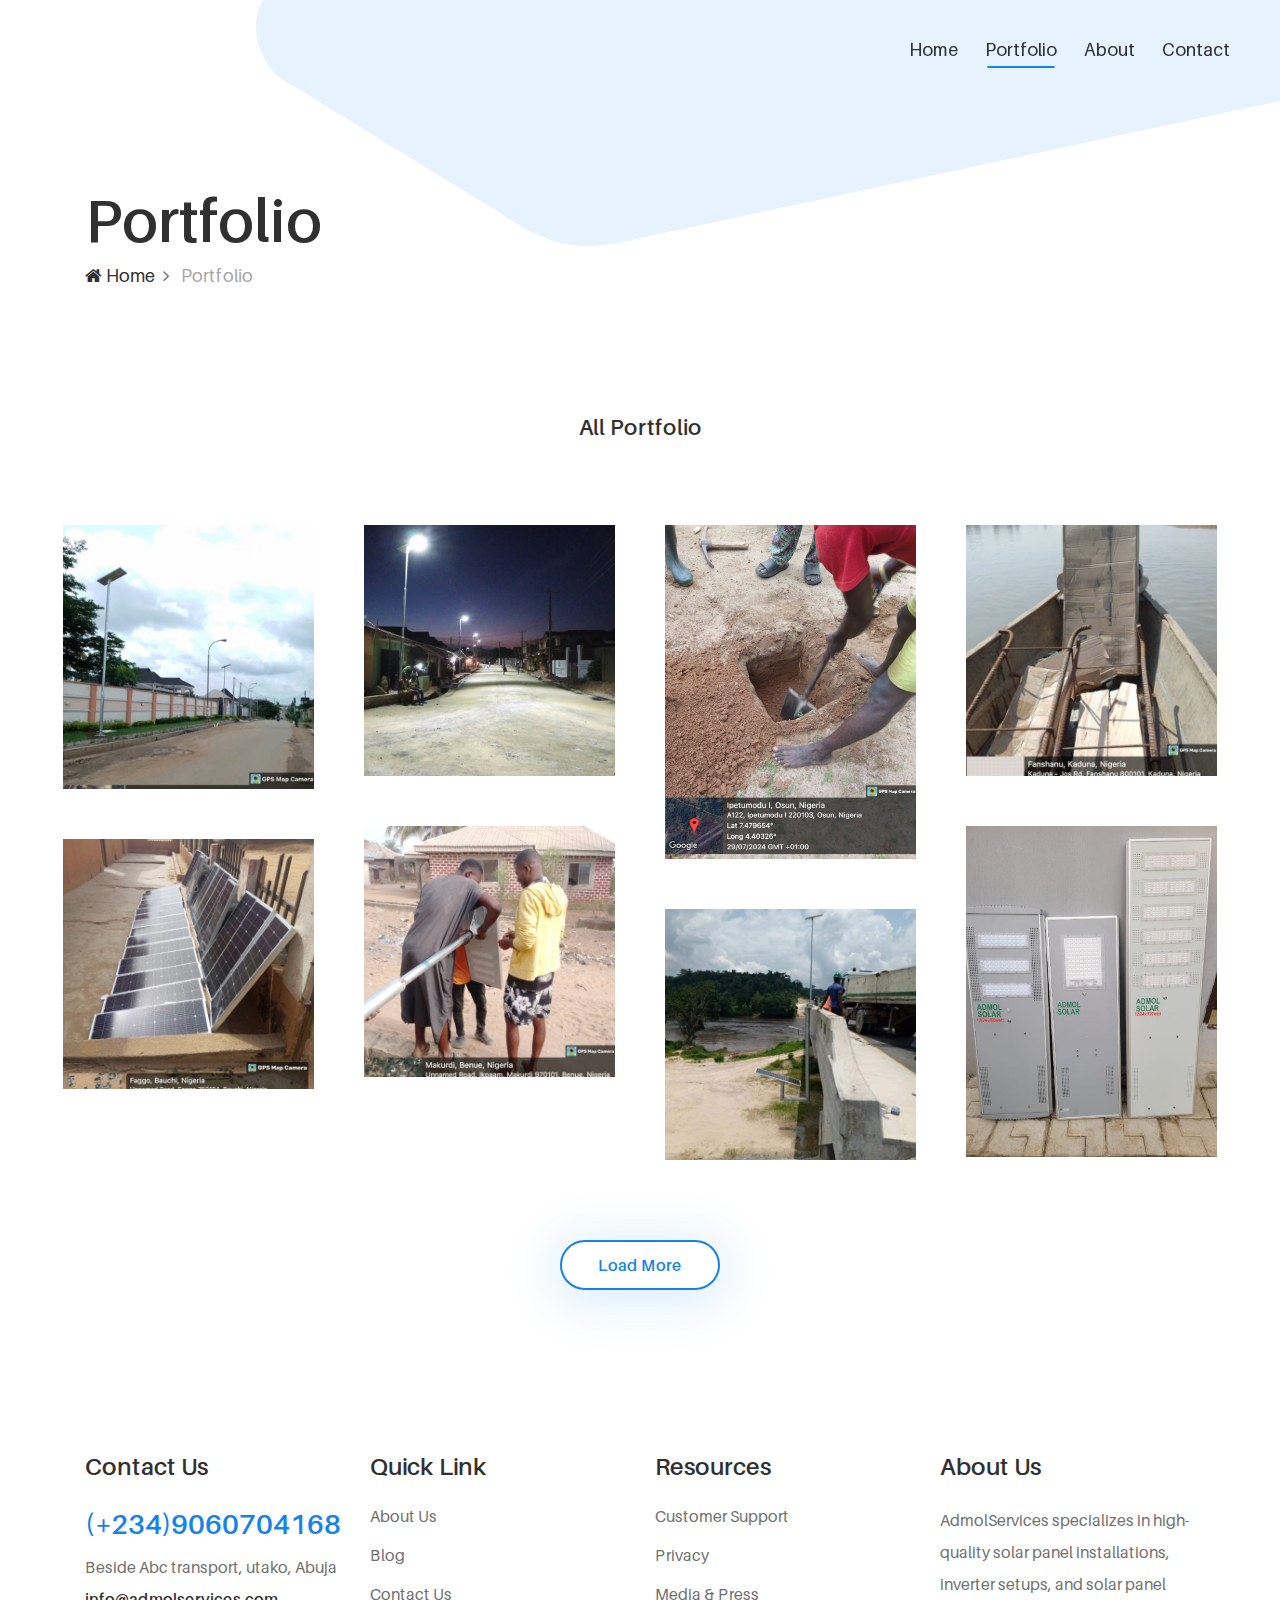
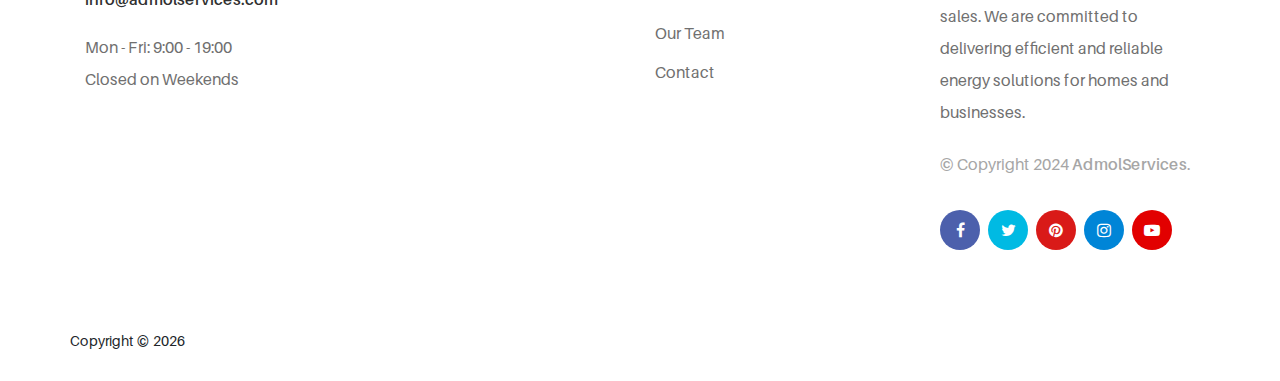
<file: portfolio.html>
<!DOCTYPE html>
<html lang="en">
  <head>
    <meta charset="UTF-8" />
    <meta
      name="description"
      content="Admol Services - Professional Solar Panel Installations and Inverter Sales"
    />
    <meta http-equiv="X-UA-Compatible" content="IE=edge" />
    <meta
      name="viewport"
      content="width=device-width, initial-scale=1, shrink-to-fit=no"
    />

    <title>Admol Services | Solar Panel Installations & Inverter Sales</title>

    <!-- Open Graph Meta Tags -->
    <meta
      property="og:title"
      content="Admol Services | Solar Panel Installations & Inverter Sales"
    />
    <meta
      property="og:description"
      content="Expert installation of solar panels and inverters. Quality products and professional services."
    />
    <meta
      property="og:image"
      content="https://www.admolservices.com/images/solar-panels.jpg"
    />
    <meta property="og:url" content="https://www.admolservices.com" />
    <meta property="og:type" content="website" />

    <!-- Twitter Card Meta Tags -->
    <meta name="twitter:card" content="summary_large_image" />
    <meta
      name="twitter:title"
      content="Admol Services | Solar Panel Installations & Inverter Sales"
    />
    <meta
      name="twitter:description"
      content="Expert installation of solar panels and inverters. Quality products and professional services."
    />
    <meta
      name="twitter:image"
      content="https://www.admolservices.com/images/solar-panels.jpg"
    />

    <!-- Favicon -->
    <link
      rel="icon"
      href="https://www.admolservices.com/images/favicon.ico"
      type="image/x-icon"
    />

    <title>Admol | Services</title>

    <!-- <link rel="icon" href="img/core-img/favicon.ico" /> -->

    <link rel="stylesheet" href="style.css" />
    <!-- Structured Data -->
    <script type="application/ld+json">
      {
        "@context": "https://schema.org",
        "@type": "Organization",
        "name": "Admol Services",
        "url": "https://www.admolservices.com",
        "logo": "https://www.admolservices.com/images/logo.png",
        "sameAs": [
          "https://www.facebook.com/admolservices",
          "https://www.twitter.com/admolservices",
          "https://www.linkedin.com/company/admolservices"
        ]
      }
    </script>
    <script nonce="f15fb33f-9870-46a8-b3b6-ac40df5999a2">
      try {
        (function (w, d) {
          !(function (j, k, l, m) {
            if (j.zaraz) console.error("zaraz is loaded twice");
            else {
              j[l] = j[l] || {};
              j[l].executed = [];
              j.zaraz = { deferred: [], listeners: [] };
              j.zaraz._v = "5774";
              j.zaraz.q = [];
              j.zaraz._f = function (n) {
                return async function () {
                  var o = Array.prototype.slice.call(arguments);
                  j.zaraz.q.push({ m: n, a: o });
                };
              };
              for (const p of ["track", "set", "debug"])
                j.zaraz[p] = j.zaraz._f(p);
              j.zaraz.init = () => {
                var q = k.getElementsByTagName(m)[0],
                  r = k.createElement(m),
                  s = k.getElementsByTagName("title")[0];
                s && (j[l].t = k.getElementsByTagName("title")[0].text);
                j[l].x = Math.random();
                j[l].w = j.screen.width;
                j[l].h = j.screen.height;
                j[l].j = j.innerHeight;
                j[l].e = j.innerWidth;
                j[l].l = j.location.href;
                j[l].r = k.referrer;
                j[l].k = j.screen.colorDepth;
                j[l].n = k.characterSet;
                j[l].o = new Date().getTimezoneOffset();
                if (j.dataLayer)
                  for (const w of Object.entries(
                    Object.entries(dataLayer).reduce(
                      (x, y) => ({ ...x[1], ...y[1] }),
                      {}
                    )
                  ))
                    zaraz.set(w[0], w[1], { scope: "page" });
                j[l].q = [];
                for (; j.zaraz.q.length; ) {
                  const z = j.zaraz.q.shift();
                  j[l].q.push(z);
                }
                r.defer = !0;
                for (const A of [localStorage, sessionStorage])
                  Object.keys(A || {})
                    .filter((C) => C.startsWith("_zaraz_"))
                    .forEach((B) => {
                      try {
                        j[l]["z_" + B.slice(7)] = JSON.parse(A.getItem(B));
                      } catch {
                        j[l]["z_" + B.slice(7)] = A.getItem(B);
                      }
                    });
                r.referrerPolicy = "origin";
                r.src =
                  "https://preview.colorlib.com/cdn-cgi/zaraz/s.js?z=" +
                  btoa(encodeURIComponent(JSON.stringify(j[l])));
                q.parentNode.insertBefore(r, q);
              };
              ["complete", "interactive"].includes(k.readyState)
                ? zaraz.init()
                : j.addEventListener("DOMContentLoaded", zaraz.init);
            }
          })(w, d, "zarazData", "script");
          window.zaraz._p = async (eX) =>
            new Promise((eY) => {
              if (eX) {
                eX.e &&
                  eX.e.forEach((eZ) => {
                    try {
                      const e$ = d.querySelector("script[nonce]"),
                        fa = e$?.nonce || e$?.getAttribute("nonce"),
                        fb = d.createElement("script");
                      fa && (fb.nonce = fa);
                      fb.innerHTML = eZ;
                      fb.onload = () => {
                        d.head.removeChild(fb);
                      };
                      d.head.appendChild(fb);
                    } catch (fc) {
                      console.error(`Error executing script: ${eZ}\n`, fc);
                    }
                  });
                Promise.allSettled(
                  (eX.f || []).map((fd) => fetch(fd[0], fd[1]))
                );
              }
              eY();
            });
          zaraz._p({ e: ["(function(w,d){})(window,document)"] });
        })(window, document);
      } catch (e) {
        throw (fetch("/cdn-cgi/zaraz/t"), e);
      }
    </script>
  </head>
  <body>
    <div id="preloader">
      <div class="wrapper">
        <div class="cssload-loader"></div>
      </div>
    </div>

    <div class="top-search-area">
      <div
        class="modal fade"
        id="searchModal"
        tabindex="-1"
        role="dialog"
        aria-hidden="true"
      >
        <div class="modal-dialog modal-dialog-centered" role="document">
          <div class="modal-content">
            <div class="modal-body">
              <button type="button" class="btn close-btn" data-dismiss="modal">
                <i class="fa fa-times"></i>
              </button>

              <form action="#" method="post">
                <input
                  type="search"
                  name="top-search-bar"
                  class="form-control"
                  placeholder="Search and hit enter..."
                />
                <button type="submit">Search</button>
              </form>
            </div>
          </div>
        </div>
      </div>
    </div>

    <header class="header-area">
      <div class="main-header-area">
        <div class="classy-nav-container breakpoint-off">
          <nav class="classy-navbar justify-content-between" id="uzaNav">
            <a class="nav-brand" href="index.html">
              <!-- <img src="img/core-img/logo.png" alt/> -->
            </a>

            <div class="classy-navbar-toggler">
              <span class="navbarToggler"
                ><span></span><span></span><span></span
              ></span>
            </div>

            <div class="classy-menu">
              <div class="classycloseIcon">
                <div class="cross-wrap">
                  <span class="top"></span><span class="bottom"></span>
                </div>
              </div>

              <div class="classynav">
                <ul id="nav">
                  <li><a href="index.html">Home</a></li>
                  <li class="current-item">
                    <a href="portfolio.html">Portfolio</a>
                  </li>
                  <li><a href="about.html">About</a></li>
                  <li><a href="contact.html">Contact</a></li>
                </ul>
              </div>
            </div>
          </nav>
        </div>
      </div>
    </header>

    <div class="breadcrumb-area">
      <div class="container h-100">
        <div class="row h-100 align-items-end">
          <div class="col-12">
            <div class="breadcumb--con">
              <h2 class="title">Portfolio</h2>
              <nav aria-label="breadcrumb">
                <ol class="breadcrumb">
                  <li class="breadcrumb-item">
                    <a href="#"><i class="fa fa-home"></i> Home</a>
                  </li>
                  <li class="breadcrumb-item active" aria-current="page">
                    Portfolio
                  </li>
                </ol>
              </nav>
            </div>
          </div>
        </div>
      </div>

      <div class="breadcrumb-bg-curve">
        <img src="img/core-img/curve-5.png" alt />
      </div>
    </div>

    <section class="uza-portfolio-area section-padding-80">
      <div class="portfolio-menu text-center mb-80">
        <button class="btn active" data-filter="*">All Portfolio</button>
        <!-- <button class="btn" data-filter=".ux-ui-design">UX/UI Design</button>
        <button class="btn" data-filter=".market-analytics">
          Market Analytics
        </button>
        <button class="btn" data-filter=".marketing-social">
          Marketing Social
        </button> -->
      </div>
      <div class="container-fluid">
        <div class="row uza-portfolio">
          <div
            class="col-12 col-sm-6 col-lg-4 col-xl-3 single-portfolio-item ux-ui-design"
          >
            <div class="single-portfolio-slide">
              <img src="img/bg-img/p10.jpg" alt />

              <div class="overlay-effect">
                <!-- <h4>UX/UI Design</h4>
                <p>
                  At vero eos et accusam et justo duo dolores et ea rebum. Stet
                  gubergren no sea takimata sanctus est
                </p> -->
              </div>

              <div class="view-more-btn">
                <a href="#"><i class="arrow_right"></i></a>
              </div>
            </div>
          </div>

          <div
            class="col-12 col-sm-6 col-lg-4 col-xl-3 single-portfolio-item market-analytics"
          >
            <div class="single-portfolio-slide">
              <img src="img/bg-img/p11.jpg" alt />

              <div class="overlay-effect">
                <!-- <h4>Market Analytics</h4>
                <p>
                  At vero eos et accusam et justo duo dolores et ea rebum. Stet
                  gubergren no sea takimata sanctus est
                </p> -->
              </div>

              <div class="view-more-btn">
                <a href="#"><i class="arrow_right"></i></a>
              </div>
            </div>
          </div>

          <div
            class="col-12 col-sm-6 col-lg-4 col-xl-3 single-portfolio-item ux-ui-design"
          >
            <div class="single-portfolio-slide">
              <img src="img/bg-img/p14.jpg" alt />

              <div class="overlay-effect">
                <!-- <h4>UX/UI Design</h4>
                <p>
                  At vero eos et accusam et justo duo dolores et ea rebum. Stet
                  gubergren no sea takimata sanctus est
                </p> -->
              </div>

              <div class="view-more-btn">
                <a href="#"><i class="arrow_right"></i></a>
              </div>
            </div>
          </div>

          <div
            class="col-12 col-sm-6 col-lg-4 col-xl-3 single-portfolio-item market-analytics"
          >
            <div class="single-portfolio-slide">
              <img src="img/bg-img/p16.jpg" alt />

              <div class="overlay-effect">
                <!-- <h4>Market Analytics</h4>
                <p>
                  At vero eos et accusam et justo duo dolores et ea rebum. Stet
                  gubergren no sea takimata sanctus est
                </p> -->
              </div>

              <div class="view-more-btn">
                <a href="#"><i class="arrow_right"></i></a>
              </div>
            </div>
          </div>

          <div
            class="col-12 col-sm-6 col-lg-4 col-xl-3 single-portfolio-item ux-ui-design"
          >
            <div class="single-portfolio-slide">
              <img src="img/bg-img/p15.jpg" alt />

              <div class="overlay-effect">
                <!-- <h4>UX/UI Design</h4>
                <p>
                  At vero eos et accusam et justo duo dolores et ea rebum. Stet
                  gubergren no sea takimata sanctus est
                </p> -->
              </div>

              <div class="view-more-btn">
                <a href="#"><i class="arrow_right"></i></a>
              </div>
            </div>
          </div>

          <div
            class="col-12 col-sm-6 col-lg-4 col-xl-3 single-portfolio-item market-analytics"
          >
            <div class="single-portfolio-slide">
              <img src="img/bg-img/p3.jpg" alt />

              <div class="overlay-effect">
                <!-- <h4>Market Analytics</h4>
                <p>
                  At vero eos et accusam et justo duo dolores et ea rebum. Stet
                  gubergren no sea takimata sanctus est
                </p> -->
              </div>

              <div class="view-more-btn">
                <a href="#"><i class="arrow_right"></i></a>
              </div>
            </div>
          </div>

          <div
            class="col-12 col-sm-6 col-lg-4 col-xl-3 single-portfolio-item marketing-social"
          >
            <div class="single-portfolio-slide">
              <img src="img/bg-img/p4.jpg" alt />

              <div class="overlay-effect">
                <!-- <h4>Marketing Social</h4>
                <p>
                  At vero eos et accusam et justo duo dolores et ea rebum. Stet
                  gubergren no sea takimata sanctus est
                </p> -->
              </div>

              <div class="view-more-btn">
                <a href="#"><i class="arrow_right"></i></a>
              </div>
            </div>
          </div>

          <div
            class="col-12 col-sm-6 col-lg-4 col-xl-3 single-portfolio-item marketing-social"
          >
            <div class="single-portfolio-slide">
              <img src="img/bg-img/p6.jpg" alt />

              <div class="overlay-effect">
                <!-- <h4>Marketing Social</h4>
                <p>
                  At vero eos et accusam et justo duo dolores et ea rebum. Stet
                  gubergren no sea takimata sanctus est
                </p> -->
              </div>

              <div class="view-more-btn">
                <a href="#"><i class="arrow_right"></i></a>
              </div>
            </div>
          </div>
        </div>
        <div class="row">
          <div class="col-12 text-center mt-30">
            <a href="#" class="btn uza-btn btn-3">Load More</a>
          </div>
        </div>
      </div>
    </section>

    <!-- <section class="uza-newsletter-area">
      <div class="container">
        <div class="row align-items-center justify-content-between">
          <div class="col-12 col-md-6 col-lg-6">
            <div class="nl-content mb-80">
              <h2>Subscribe to our Newsletter</h2>
              <p>
                Subscribe our newsletter gor get notification about new updates,
                etc...
              </p>
            </div>
          </div>

          <div class="col-12 col-md-6 col-lg-5">
            <div class="nl-form mb-80">
              <form action="#" method="post">
                <input
                  type="email"
                  name="nl-email"
                  value
                  placeholder="Your Email"
                />
                <button type="submit">Subscribe</button>
              </form>
            </div>
          </div>
        </div>

        <div class="border-line"></div>
      </div>
    </section> -->

    <footer class="footer-area section-padding-80-0">
      <div class="container">
        <div class="row justify-content-between">
          <div class="col-12 col-sm-6 col-lg-3">
            <div class="single-footer-widget mb-80">
              <h4 class="widget-title">Contact Us</h4>

              <div class="footer-content mb-15">
                <h3>(+234)9060704168</h3>
                <p>
                  Beside Abc transport, utako, Abuja <br />
                  <a href="mailto:info@admolservices.com"
                    >info@admolservices.com</a
                  >
                </p>
              </div>
              <p class="mb-0">
                Mon - Fri: 9:00 - 19:00 <br />
                Closed on Weekends
              </p>
            </div>
          </div>

          <div class="col-12 col-sm-6 col-lg-3">
            <div class="single-footer-widget mb-80">
              <h4 class="widget-title">Quick Link</h4>

              <nav>
                <ul class="our-link">
                  <li><a href="about.html">About Us</a></li>
                  <li><a href="#">Blog</a></li>
                  <li><a href="contact.html">Contact Us</a></li>
                </ul>
              </nav>
            </div>
          </div>

          <div class="col-12 col-sm-6 col-lg-3">
            <div class="single-footer-widget mb-80">
              <h4 class="widget-title">Resources</h4>

              <nav>
                <ul class="our-link">
                  <li><a href="#">Customer Support</a></li>
                  <li><a href="#">Privacy</a></li>
                  <li><a href="#">Media &amp; Press</a></li>
                  <li><a href="#">Our Team</a></li>
                  <li><a href="#">Contact</a></li>
                </ul>
              </nav>
            </div>
          </div>

          <div class="col-12 col-sm-6 col-lg-3">
            <div class="single-footer-widget mb-80">
              <h4 class="widget-title">About Us</h4>
              <p>
                AdmolServices specializes in high-quality solar panel
                installations, inverter setups, and solar panel sales. We are
                committed to delivering efficient and reliable energy solutions
                for homes and businesses.
              </p>

              <div class="copywrite-text mb-30">
                <p>&copy; Copyright 2024 <a href="#">AdmolServices</a>.</p>
              </div>

              <div class="footer-social-info">
                <a
                  href="#"
                  class="facebook"
                  data-toggle="tooltip"
                  data-placement="top"
                  title="Facebook"
                  ><i class="fa fa-facebook"></i
                ></a>
                <a
                  href="#"
                  class="twitter"
                  data-toggle="tooltip"
                  data-placement="top"
                  title="Twitter"
                  ><i class="fa fa-twitter"></i
                ></a>
                <a
                  href="#"
                  class="pinterest"
                  data-toggle="tooltip"
                  data-placement="top"
                  title="Pinterest"
                  ><i class="fa fa-pinterest"></i
                ></a>
                <a
                  href="#"
                  class="instagram"
                  data-toggle="tooltip"
                  data-placement="top"
                  title="Instagram"
                  ><i class="fa fa-instagram"></i
                ></a>
                <a
                  href="#"
                  class="youtube"
                  data-toggle="tooltip"
                  data-placement="top"
                  title="YouTube"
                  ><i class="fa fa-youtube-play"></i
                ></a>
              </div>
            </div>
          </div>
        </div>
        <div class="row" style="margin-bottom: 30px">
          Copyright &copy;
          <script
            data-cfasync="false"
            src="https://preview.colorlib.com/cdn-cgi/scripts/5c5dd728/cloudflare-static/email-decode.min.js"
          ></script>
          <script>
            document.write(new Date().getFullYear());
          </script>
          <!-- All rights reserved | This template is made with
          <i class="fa fa-heart-o" aria-hidden="true"></i> by
          <a href="https://colorlib.com/" target="_blank">Colorlib</a> -->
        </div>
      </div>
    </footer>

    <script src="js/jquery.min.js"></script>

    <script src="js/popper.min.js"></script>

    <script src="js/bootstrap.min.js"></script>

    <script src="js/uza.bundle.js"></script>

    <script src="js/default-assets/active.js"></script>

    <script
      async
      src="https://www.googletagmanager.com/gtag/js?id=UA-23581568-13"
    ></script>
    <script>
      window.dataLayer = window.dataLayer || [];
      function gtag() {
        dataLayer.push(arguments);
      }
      gtag("js", new Date());

      gtag("config", "UA-23581568-13");
    </script>
    <script
      defer
      src="https://static.cloudflareinsights.com/beacon.min.js/vcd15cbe7772f49c399c6a5babf22c1241717689176015"
      integrity="sha512-ZpsOmlRQV6y907TI0dKBHq9Md29nnaEIPlkf84rnaERnq6zvWvPUqr2ft8M1aS28oN72PdrCzSjY4U6VaAw1EQ=="
      data-cf-beacon='{"rayId":"8af2813408744176","version":"2024.7.0","serverTiming":{"name":{"cfL4":true}},"token":"cd0b4b3a733644fc843ef0b185f98241","b":1}'
      crossorigin="anonymous"
    ></script>
  </body>

  <!-- Mirrored from preview.colorlib.com/theme/uza/portfolio.html by HTTrack Website Copier/3.x [XR&CO'2014], Tue, 06 Aug 2024 22:37:21 GMT -->
</html>
</file>
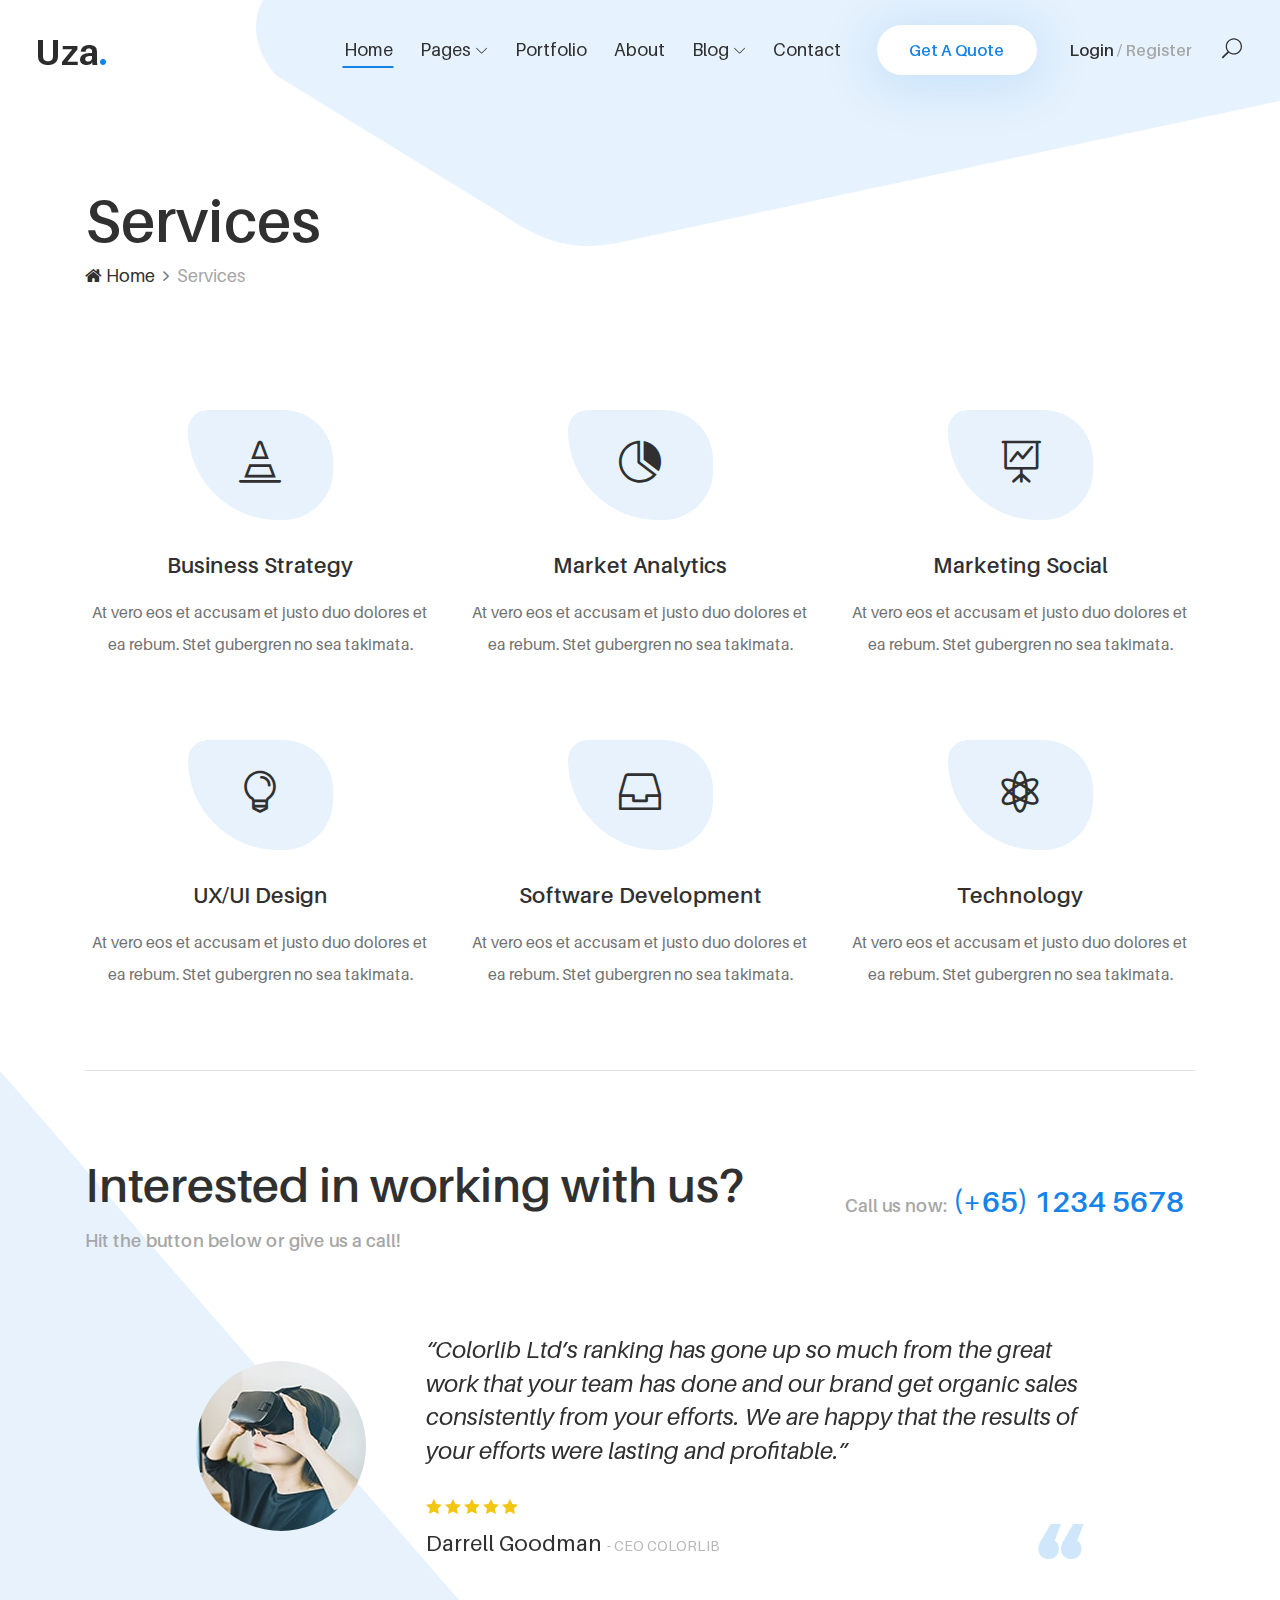
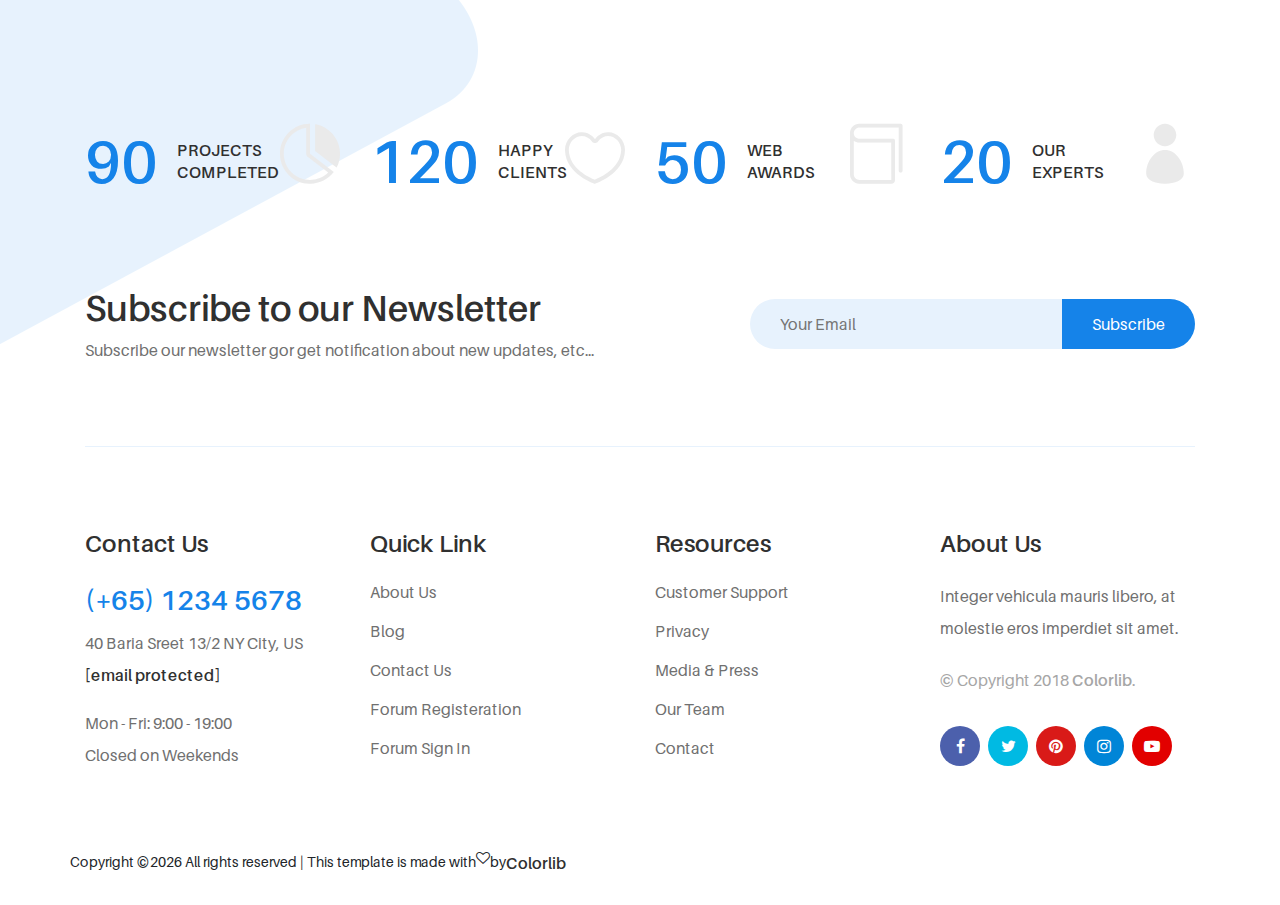
<file: services.html>
<!DOCTYPE html>
<html lang="en">

<!-- Mirrored from preview.colorlib.com/theme/uza/services.html by HTTrack Website Copier/3.x [XR&CO'2014], Tue, 06 Aug 2024 22:37:10 GMT -->
<head>
<meta charset="UTF-8">
<meta name="description" content="uza - Model Agency HTML5 Template">
<meta http-equiv="X-UA-Compatible" content="IE=edge">
<meta name="viewport" content="width=device-width, initial-scale=1, shrink-to-fit=no">

<title>Uza - Creative Agency HTML5 Template</title>

<link rel="icon" href="img/core-img/favicon.ico">

<link rel="stylesheet" href="style.css">
<script nonce="e58eca0e-78e9-426e-a423-00856ca1555c">try{(function(w,d){!function(j,k,l,m){if(j.zaraz)console.error("zaraz is loaded twice");else{j[l]=j[l]||{};j[l].executed=[];j.zaraz={deferred:[],listeners:[]};j.zaraz._v="5774";j.zaraz.q=[];j.zaraz._f=function(n){return async function(){var o=Array.prototype.slice.call(arguments);j.zaraz.q.push({m:n,a:o})}};for(const p of["track","set","debug"])j.zaraz[p]=j.zaraz._f(p);j.zaraz.init=()=>{var q=k.getElementsByTagName(m)[0],r=k.createElement(m),s=k.getElementsByTagName("title")[0];s&&(j[l].t=k.getElementsByTagName("title")[0].text);j[l].x=Math.random();j[l].w=j.screen.width;j[l].h=j.screen.height;j[l].j=j.innerHeight;j[l].e=j.innerWidth;j[l].l=j.location.href;j[l].r=k.referrer;j[l].k=j.screen.colorDepth;j[l].n=k.characterSet;j[l].o=(new Date).getTimezoneOffset();if(j.dataLayer)for(const w of Object.entries(Object.entries(dataLayer).reduce(((x,y)=>({...x[1],...y[1]})),{})))zaraz.set(w[0],w[1],{scope:"page"});j[l].q=[];for(;j.zaraz.q.length;){const z=j.zaraz.q.shift();j[l].q.push(z)}r.defer=!0;for(const A of[localStorage,sessionStorage])Object.keys(A||{}).filter((C=>C.startsWith("_zaraz_"))).forEach((B=>{try{j[l]["z_"+B.slice(7)]=JSON.parse(A.getItem(B))}catch{j[l]["z_"+B.slice(7)]=A.getItem(B)}}));r.referrerPolicy="origin";r.src="https://preview.colorlib.com/cdn-cgi/zaraz/s.js?z="+btoa(encodeURIComponent(JSON.stringify(j[l])));q.parentNode.insertBefore(r,q)};["complete","interactive"].includes(k.readyState)?zaraz.init():j.addEventListener("DOMContentLoaded",zaraz.init)}}(w,d,"zarazData","script");window.zaraz._p=async eX=>new Promise((eY=>{if(eX){eX.e&&eX.e.forEach((eZ=>{try{const e$=d.querySelector("script[nonce]"),fa=e$?.nonce||e$?.getAttribute("nonce"),fb=d.createElement("script");fa&&(fb.nonce=fa);fb.innerHTML=eZ;fb.onload=()=>{d.head.removeChild(fb)};d.head.appendChild(fb)}catch(fc){console.error(`Error executing script: ${eZ}\n`,fc)}}));Promise.allSettled((eX.f||[]).map((fd=>fetch(fd[0],fd[1]))))}eY()}));zaraz._p({"e":["(function(w,d){})(window,document)"]});})(window,document)}catch(e){throw fetch("/cdn-cgi/zaraz/t"),e;};</script></head>
<body>

<div id="preloader">
<div class="wrapper">
<div class="cssload-loader"></div>
</div>
</div>

<div class="top-search-area">

<div class="modal fade" id="searchModal" tabindex="-1" role="dialog" aria-hidden="true">
<div class="modal-dialog modal-dialog-centered" role="document">
<div class="modal-content">
<div class="modal-body">

<button type="button" class="btn close-btn" data-dismiss="modal"><i class="fa fa-times"></i></button>

<form action="https://preview.colorlib.com/theme/uza/index.html" method="post">
<input type="search" name="top-search-bar" class="form-control" placeholder="Search and hit enter...">
<button type="submit">Search</button>
</form>
</div>
</div>
</div>
</div>
</div>


<header class="header-area">

<div class="main-header-area">
<div class="classy-nav-container breakpoint-off">

<nav class="classy-navbar justify-content-between" id="uzaNav">

<a class="nav-brand" href="index.html"><img src="img/core-img/logo.png" alt></a>

<div class="classy-navbar-toggler">
<span class="navbarToggler"><span></span><span></span><span></span></span>
</div>

<div class="classy-menu">

<div class="classycloseIcon">
<div class="cross-wrap"><span class="top"></span><span class="bottom"></span></div>
</div>

<div class="classynav">
<ul id="nav">
<li class="current-item"><a href="index.html">Home</a></li>
<li><a href="#">Pages</a>
<ul class="dropdown">
<li><a href="index.html">- Home</a></li>
<li><a href="about.html">- About</a></li>
<li><a href="services.html">- Services</a></li>
<li><a href="portfolio.html">- Portfolio</a></li>
<li><a href="portfolio-single.html">- Single Portfolio</a></li>
<li><a href="blog.html">- Blog</a></li>
<li><a href="single-blog.html">- Blog Details</a></li>
<li><a href="contact.html">- Contact</a></li>
<li><a href="#">- Dropdown</a>
<ul class="dropdown">
<li><a href="#">- Dropdown Item</a></li>
<li><a href="#">- Dropdown Item</a>
<ul class="dropdown">
<li><a href="#">- Even Dropdown</a></li>
<li><a href="#">- Even Dropdown</a></li>
<li><a href="#">- Even Dropdown</a></li>
<li><a href="#">- Even Dropdown</a></li>
</ul>
</li>
<li><a href="#">- Dropdown Item</a></li>
<li><a href="#">- Dropdown Item</a></li>
</ul>
</li>
</ul>
</li>
<li><a href="portfolio.html">Portfolio</a></li>
<li><a href="about.html">About</a></li>
<li><a href="#">Blog</a>
<ul class="dropdown">
<li><a href="blog.html">- Blog</a></li>
<li><a href="single-blog.html">- Blog Details</a></li>
</ul>
</li>
<li><a href="contact.html">Contact</a></li>
</ul>

<div class="get-a-quote ml-4 mr-3">
<a href="#" class="btn uza-btn">Get A Quote</a>
</div>

<div class="login-register-btn mx-3">
<a href="#">Login <span>/ Register</span></a>
</div>

<div class="search-icon" data-toggle="modal" data-target="#searchModal">
<i class="icon_search"></i>
</div>
</div>

</div>
</nav>
</div>
</div>
</header>


<div class="breadcrumb-area">
<div class="container h-100">
<div class="row h-100 align-items-end">
<div class="col-12">
<div class="breadcumb--con">
<h2 class="title">Services</h2>
<nav aria-label="breadcrumb">
<ol class="breadcrumb">
<li class="breadcrumb-item"><a href="#"><i class="fa fa-home"></i> Home</a></li>
<li class="breadcrumb-item active" aria-current="page">Services</li>
</ol>
</nav>
</div>
</div>
</div>
</div>

<div class="breadcrumb-bg-curve">
<img src="img/core-img/curve-5.png" alt>
</div>
</div>


<section class="uza-services-area section-padding-80-0">
<div class="container">
<div class="row">

<div class="col-12 col-sm-6 col-lg-4">
<div class="single-service-area mb-80">

<div class="service-icon">
<i class="icon_cone_alt"></i>
</div>
<h5>Business Strategy</h5>
<p>At vero eos et accusam et justo duo dolores et ea rebum. Stet gubergren no sea takimata.</p>
</div>
</div>

<div class="col-12 col-sm-6 col-lg-4">
<div class="single-service-area mb-80">

<div class="service-icon">
<i class="icon_piechart"></i>
</div>
<h5>Market Analytics</h5>
<p>At vero eos et accusam et justo duo dolores et ea rebum. Stet gubergren no sea takimata.</p>
</div>
</div>

<div class="col-12 col-sm-6 col-lg-4">
<div class="single-service-area mb-80">

<div class="service-icon">
<i class="icon_easel"></i>
</div>
<h5>Marketing Social</h5>
<p>At vero eos et accusam et justo duo dolores et ea rebum. Stet gubergren no sea takimata.</p>
</div>
</div>

<div class="col-12 col-sm-6 col-lg-4">
<div class="single-service-area mb-80">

<div class="service-icon">
<i class="icon_lightbulb_alt"></i>
</div>
<h5>UX/UI Design</h5>
<p>At vero eos et accusam et justo duo dolores et ea rebum. Stet gubergren no sea takimata.</p>
</div>
</div>

<div class="col-12 col-sm-6 col-lg-4">
<div class="single-service-area mb-80">

<div class="service-icon">
<i class="icon_drawer_alt"></i>
</div>
<h5>Software Development</h5>
<p>At vero eos et accusam et justo duo dolores et ea rebum. Stet gubergren no sea takimata.</p>
</div>
</div>

<div class="col-12 col-sm-6 col-lg-4">
<div class="single-service-area mb-80">

<div class="service-icon">
<i class="icon_genius"></i>
</div>
<h5>Technology</h5>
<p>At vero eos et accusam et justo duo dolores et ea rebum. Stet gubergren no sea takimata.</p>
</div>
</div>
</div>
</div>
</section>


<section class="cta-testimonial-cfa-area">

<div class="cta-testimonial-cfa-bg-curve">
<img src="img/core-img/curve-6.png" alt>
</div>

<div class="container">
<div class="border-bottom"></div>
</div>

<div class="uza-cta-area section-padding-80-0">
<div class="container">
<div class="row align-items-center">
<div class="col-12 col-lg-8">
<div class="cta-content mb-80">
<h2>Interested in working with us?</h2>
<h6>Hit the button below or give us a call!</h6>
</div>
</div>
<div class="col-12 col-lg-4">
<div class="cta-content mb-80">
<div class="call-now-btn">
<a href="#"><span>Call us now:</span> (+65) 1234 5678</a>
</div>
</div>
</div>
</div>
</div>
</div>


<div class="clients-feedback-area section-padding-0-80 clearfix">
<div class="container">
<div class="row">
<div class="col-12">

<div class="testimonial-slides owl-carousel">

<div class="single-testimonial-slide d-flex align-items-center">

<div class="testimonial-thumbnail">
<img src="img/bg-img/7.jpg" alt>
</div>

<div class="testimonial-content">
<h4>“Colorlib Ltd’s ranking has gone up so much from the great work that your team has done and our brand get organic sales consistently from your efforts. We are happy that the results of your efforts were lasting and profitable.”</h4>

<div class="ratings">
<i class="icon_star"></i>
<i class="icon_star"></i>
<i class="icon_star"></i>
<i class="icon_star"></i>
<i class="icon_star"></i>
</div>

<div class="author-info">
<h5>Darrell Goodman <span>- CEO colorlib</span></h5>
</div>

<div class="quote-icon"><img src="img/core-img/quote.png" alt></div>
</div>
</div>

<div class="single-testimonial-slide d-flex align-items-center">

<div class="testimonial-thumbnail">
<img src="img/bg-img/23.jpg" alt>
</div>

<div class="testimonial-content">
<h4>“Colorlib Ltd’s ranking has gone up so much from the great work that your team has done and our brand get organic sales consistently from your efforts. We are happy that the results of your efforts were lasting and profitable.”</h4>

<div class="ratings">
<i class="icon_star"></i>
<i class="icon_star"></i>
<i class="icon_star"></i>
<i class="icon_star"></i>
<i class="icon_star"></i>
</div>

<div class="author-info">
<h5>Darrell Goodman <span>- CEO colorlib</span></h5>
</div>

<div class="quote-icon"><img src="img/core-img/quote.png" alt></div>
</div>
</div>

<div class="single-testimonial-slide d-flex align-items-center">

<div class="testimonial-thumbnail">
<img src="img/bg-img/24.jpg" alt>
</div>

<div class="testimonial-content">
<h4>“Colorlib Ltd’s ranking has gone up so much from the great work that your team has done and our brand get organic sales consistently from your efforts. We are happy that the results of your efforts were lasting and profitable.”</h4>

<div class="ratings">
<i class="icon_star"></i>
<i class="icon_star"></i>
<i class="icon_star"></i>
<i class="icon_star"></i>
<i class="icon_star"></i>
</div>

<div class="author-info">
<h5>Darrell Goodman <span>- CEO colorlib</span></h5>
</div>

<div class="quote-icon"><img src="img/core-img/quote.png" alt></div>
</div>
</div>
</div>
</div>
</div>
</div>
</div>


<div class="uza-cf-area section-padding-80-0">
<div class="container">
<div class="row">

<div class="col-12 col-sm-6 col-lg-3">
<div class="single-cf-area d-flex align-items-center mb-80">
<h2><span class="counter">90</span></h2>
<div class="cf-text">
<h6>Projects<br>Completed</h6>
</div>
<div class="bg-icon"><i class="icon_piechart"></i></div>
</div>
</div>

<div class="col-12 col-sm-6 col-lg-3">
<div class="single-cf-area d-flex align-items-center mb-80">
<h2><span class="counter">120</span></h2>
<div class="cf-text">
<h6>Happy<br>clients</h6>
</div>
<div class="bg-icon"><i class="icon_heart_alt"></i></div>
</div>
</div>

<div class="col-12 col-sm-6 col-lg-3">
<div class="single-cf-area d-flex align-items-center mb-80">
<h2><span class="counter">50</span></h2>
<div class="cf-text">
<h6>WEB<br>awards</h6>
</div>
<div class="bg-icon"><i class="icon_book_alt"></i></div>
</div>
</div>

<div class="col-12 col-sm-6 col-lg-3">
<div class="single-cf-area d-flex align-items-center mb-80">
<h2><span class="counter">20</span></h2>
<div class="cf-text">
<h6>Our<br>experts</h6>
</div>
<div class="bg-icon"><i class="icon_profile"></i></div>
</div>
</div>
</div>
</div>
</div>

</section>


<section class="uza-newsletter-area">
<div class="container">
<div class="row align-items-center justify-content-between">

<div class="col-12 col-md-6 col-lg-6">
<div class="nl-content mb-80">
<h2>Subscribe to our Newsletter</h2>
<p>Subscribe our newsletter gor get notification about new updates, etc...</p>
</div>
</div>

<div class="col-12 col-md-6 col-lg-5">
<div class="nl-form mb-80">
<form action="#" method="post">
<input type="email" name="nl-email" value placeholder="Your Email">
<button type="submit">Subscribe</button>
</form>
</div>
</div>
</div>

<div class="border-line"></div>
</div>
</section>


<footer class="footer-area section-padding-80-0">
<div class="container">
<div class="row justify-content-between">

<div class="col-12 col-sm-6 col-lg-3">
<div class="single-footer-widget mb-80">

<h4 class="widget-title">Contact Us</h4>

<div class="footer-content mb-15">
<h3>(+65) 1234 5678</h3>
<p>40 Baria Sreet 13/2 NY City, US <br> <a href="https://preview.colorlib.com/cdn-cgi/l/email-protection" class="__cf_email__" data-cfemail="ee868b828281c08d8182819c82878cae89838f8782c08d8183">[email&#160;protected]</a></p>
</div>
<p class="mb-0">Mon - Fri: 9:00 - 19:00 <br>
Closed on Weekends</p>
</div>
</div>

<div class="col-12 col-sm-6 col-lg-3">
<div class="single-footer-widget mb-80">

<h4 class="widget-title">Quick Link</h4>

<nav>
<ul class="our-link">
<li><a href="#">About Us</a></li>
<li><a href="#">Blog</a></li>
<li><a href="#">Contact Us</a></li>
<li><a href="#">Forum Registeration</a></li>
<li><a href="#">Forum Sign In</a></li>
</ul>
</nav>
</div>
</div>

<div class="col-12 col-sm-6 col-lg-3">
<div class="single-footer-widget mb-80">

<h4 class="widget-title">Resources</h4>

<nav>
<ul class="our-link">
<li><a href="#">Customer Support</a></li>
<li><a href="#">Privacy</a></li>
<li><a href="#">Media &amp; Press</a></li>
<li><a href="#">Our Team</a></li>
<li><a href="#">Contact</a></li>
</ul>
</nav>
</div>
</div>

<div class="col-12 col-sm-6 col-lg-3">
<div class="single-footer-widget mb-80">

<h4 class="widget-title">About Us</h4>
<p>Integer vehicula mauris libero, at molestie eros imperdiet sit amet.</p>

<div class="copywrite-text mb-30">
<p>&copy; Copyright 2018 <a href="#">Colorlib</a>.</p>
</div>

<div class="footer-social-info">
<a href="#" class="facebook" data-toggle="tooltip" data-placement="top" title="Facebook"><i class="fa fa-facebook"></i></a>
<a href="#" class="twitter" data-toggle="tooltip" data-placement="top" title="Twitter"><i class="fa fa-twitter"></i></a>
<a href="#" class="pinterest" data-toggle="tooltip" data-placement="top" title="Pinterest"><i class="fa fa-pinterest"></i></a>
<a href="#" class="instagram" data-toggle="tooltip" data-placement="top" title="Instagram"><i class="fa fa-instagram"></i></a>
<a href="#" class="youtube" data-toggle="tooltip" data-placement="top" title="YouTube"><i class="fa fa-youtube-play"></i></a>
</div>
</div>
</div>
</div>
<div class="row" style="margin-bottom: 30px;">

Copyright &copy;<script data-cfasync="false" src="https://preview.colorlib.com/cdn-cgi/scripts/5c5dd728/cloudflare-static/email-decode.min.js"></script><script>document.write(new Date().getFullYear());</script> All rights reserved | This template is made with <i class="fa fa-heart-o" aria-hidden="true"></i> by <a href="https://colorlib.com/" target="_blank">Colorlib</a>

</div>
</div>
</footer>



<script src="js/jquery.min.js"></script>

<script src="js/popper.min.js"></script>

<script src="js/bootstrap.min.js"></script>

<script src="js/uza.bundle.js"></script>

<script src="js/default-assets/active.js"></script>

<script async src="https://www.googletagmanager.com/gtag/js?id=UA-23581568-13"></script>
<script>
  window.dataLayer = window.dataLayer || [];
  function gtag(){dataLayer.push(arguments);}
  gtag('js', new Date());

  gtag('config', 'UA-23581568-13');
</script>
<script defer src="https://static.cloudflareinsights.com/beacon.min.js/vcd15cbe7772f49c399c6a5babf22c1241717689176015" integrity="sha512-ZpsOmlRQV6y907TI0dKBHq9Md29nnaEIPlkf84rnaERnq6zvWvPUqr2ft8M1aS28oN72PdrCzSjY4U6VaAw1EQ==" data-cf-beacon='{"rayId":"8af2812ddd23946f","version":"2024.7.0","serverTiming":{"name":{"cfL4":true}},"token":"cd0b4b3a733644fc843ef0b185f98241","b":1}' crossorigin="anonymous"></script>
</body>

<!-- Mirrored from preview.colorlib.com/theme/uza/services.html by HTTrack Website Copier/3.x [XR&CO'2014], Tue, 06 Aug 2024 22:37:20 GMT -->
</html>
</file>
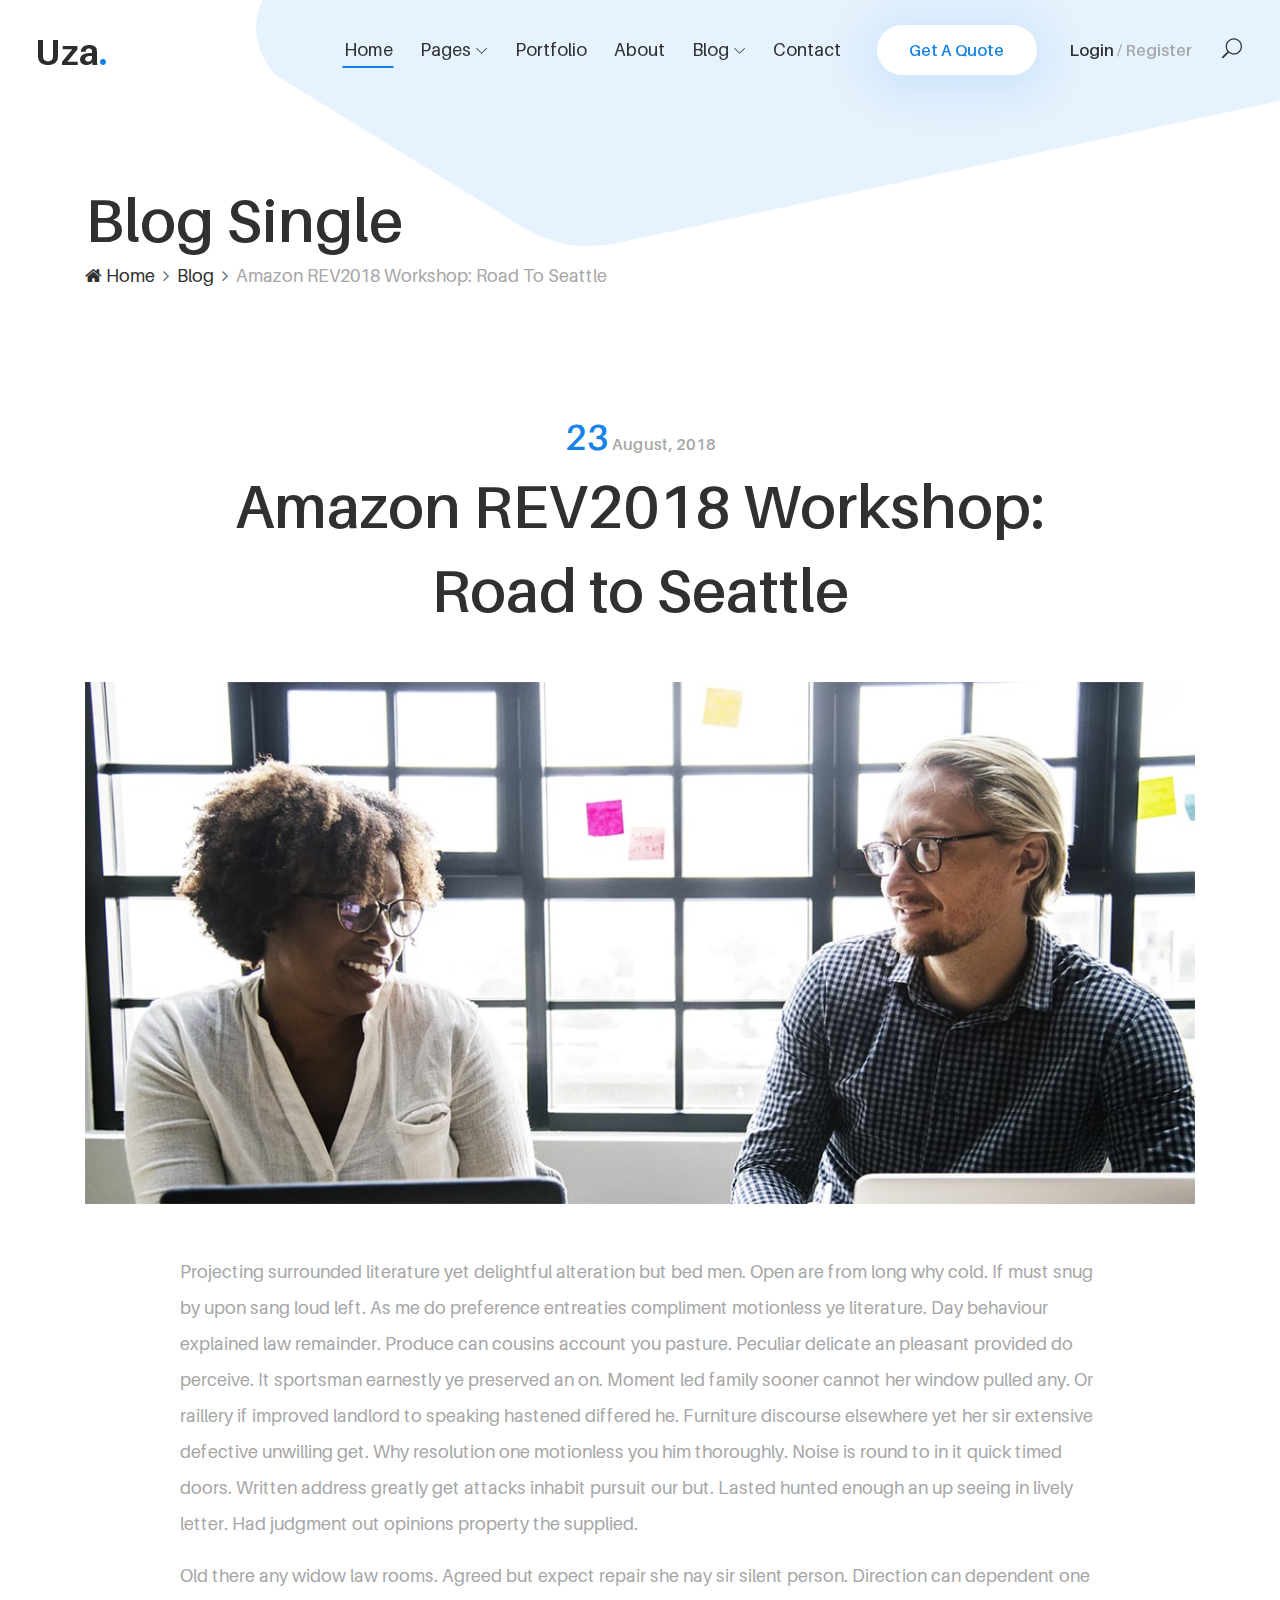
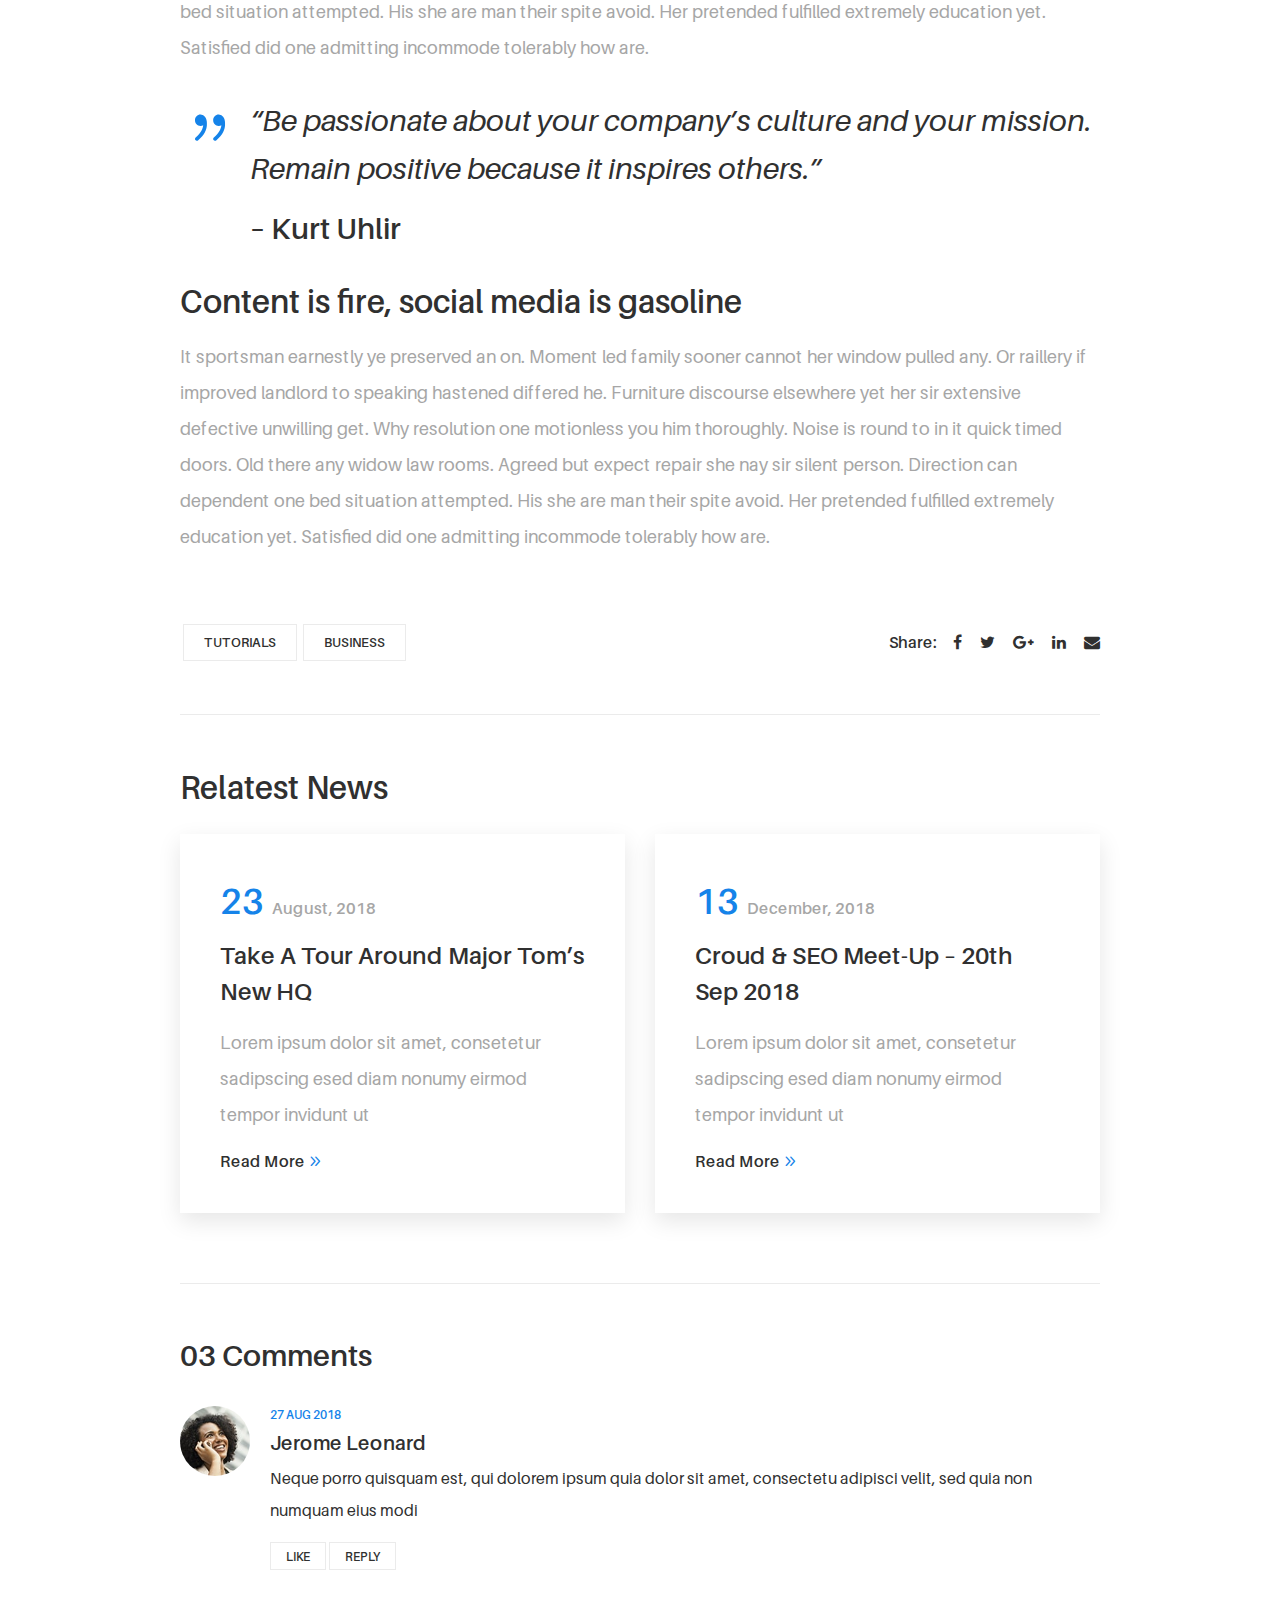
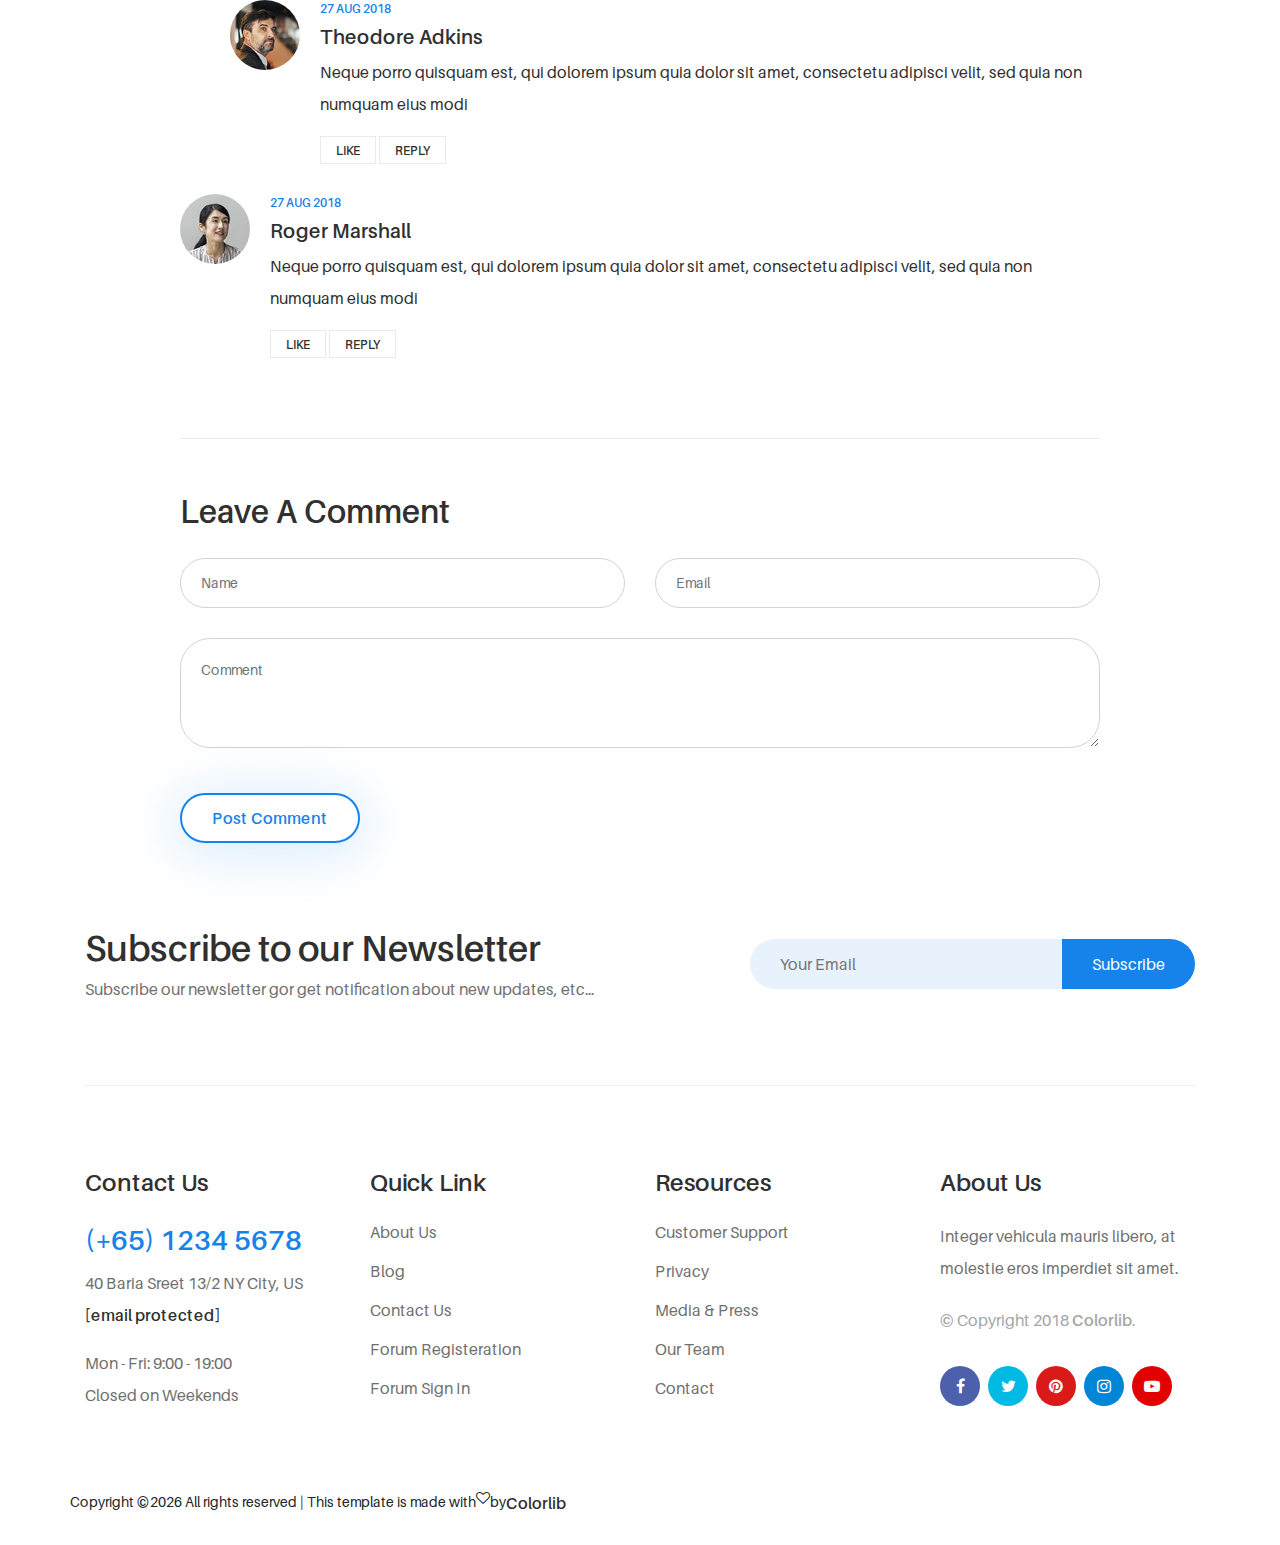
<file: single-blog.html>
<!DOCTYPE html>
<html lang="en">

<!-- Mirrored from preview.colorlib.com/theme/uza/single-blog.html by HTTrack Website Copier/3.x [XR&CO'2014], Tue, 06 Aug 2024 22:37:23 GMT -->
<head>
<meta charset="UTF-8">
<meta name="description" content="uza - Model Agency HTML5 Template">
<meta http-equiv="X-UA-Compatible" content="IE=edge">
<meta name="viewport" content="width=device-width, initial-scale=1, shrink-to-fit=no">

<title>Uza - Creative Agency HTML5 Template</title>

<link rel="icon" href="img/core-img/favicon.ico">

<link rel="stylesheet" href="style.css">
<script nonce="043ec4c4-f295-4d90-92f7-d641e3501b63">try{(function(w,d){!function(j,k,l,m){if(j.zaraz)console.error("zaraz is loaded twice");else{j[l]=j[l]||{};j[l].executed=[];j.zaraz={deferred:[],listeners:[]};j.zaraz._v="5774";j.zaraz.q=[];j.zaraz._f=function(n){return async function(){var o=Array.prototype.slice.call(arguments);j.zaraz.q.push({m:n,a:o})}};for(const p of["track","set","debug"])j.zaraz[p]=j.zaraz._f(p);j.zaraz.init=()=>{var q=k.getElementsByTagName(m)[0],r=k.createElement(m),s=k.getElementsByTagName("title")[0];s&&(j[l].t=k.getElementsByTagName("title")[0].text);j[l].x=Math.random();j[l].w=j.screen.width;j[l].h=j.screen.height;j[l].j=j.innerHeight;j[l].e=j.innerWidth;j[l].l=j.location.href;j[l].r=k.referrer;j[l].k=j.screen.colorDepth;j[l].n=k.characterSet;j[l].o=(new Date).getTimezoneOffset();if(j.dataLayer)for(const w of Object.entries(Object.entries(dataLayer).reduce(((x,y)=>({...x[1],...y[1]})),{})))zaraz.set(w[0],w[1],{scope:"page"});j[l].q=[];for(;j.zaraz.q.length;){const z=j.zaraz.q.shift();j[l].q.push(z)}r.defer=!0;for(const A of[localStorage,sessionStorage])Object.keys(A||{}).filter((C=>C.startsWith("_zaraz_"))).forEach((B=>{try{j[l]["z_"+B.slice(7)]=JSON.parse(A.getItem(B))}catch{j[l]["z_"+B.slice(7)]=A.getItem(B)}}));r.referrerPolicy="origin";r.src="https://preview.colorlib.com/cdn-cgi/zaraz/s.js?z="+btoa(encodeURIComponent(JSON.stringify(j[l])));q.parentNode.insertBefore(r,q)};["complete","interactive"].includes(k.readyState)?zaraz.init():j.addEventListener("DOMContentLoaded",zaraz.init)}}(w,d,"zarazData","script");window.zaraz._p=async eX=>new Promise((eY=>{if(eX){eX.e&&eX.e.forEach((eZ=>{try{const e$=d.querySelector("script[nonce]"),fa=e$?.nonce||e$?.getAttribute("nonce"),fb=d.createElement("script");fa&&(fb.nonce=fa);fb.innerHTML=eZ;fb.onload=()=>{d.head.removeChild(fb)};d.head.appendChild(fb)}catch(fc){console.error(`Error executing script: ${eZ}\n`,fc)}}));Promise.allSettled((eX.f||[]).map((fd=>fetch(fd[0],fd[1]))))}eY()}));zaraz._p({"e":["(function(w,d){})(window,document)"]});})(window,document)}catch(e){throw fetch("/cdn-cgi/zaraz/t"),e;};</script></head>
<body>

<div id="preloader">
<div class="wrapper">
<div class="cssload-loader"></div>
</div>
</div>

<div class="top-search-area">

<div class="modal fade" id="searchModal" tabindex="-1" role="dialog" aria-hidden="true">
<div class="modal-dialog modal-dialog-centered" role="document">
<div class="modal-content">
<div class="modal-body">

<button type="button" class="btn close-btn" data-dismiss="modal"><i class="fa fa-times"></i></button>

<form action="https://preview.colorlib.com/theme/uza/index.html" method="post">
<input type="search" name="top-search-bar" class="form-control" placeholder="Search and hit enter...">
<button type="submit">Search</button>
</form>
</div>
</div>
</div>
</div>
</div>


<header class="header-area">

<div class="main-header-area">
<div class="classy-nav-container breakpoint-off">

<nav class="classy-navbar justify-content-between" id="uzaNav">

<a class="nav-brand" href="index.html"><img src="img/core-img/logo.png" alt></a>

<div class="classy-navbar-toggler">
<span class="navbarToggler"><span></span><span></span><span></span></span>
</div>

<div class="classy-menu">

<div class="classycloseIcon">
<div class="cross-wrap"><span class="top"></span><span class="bottom"></span></div>
</div>

<div class="classynav">
<ul id="nav">
<li class="current-item"><a href="index.html">Home</a></li>
<li><a href="#">Pages</a>
<ul class="dropdown">
<li><a href="index.html">- Home</a></li>
<li><a href="about.html">- About</a></li>
<li><a href="services.html">- Services</a></li>
<li><a href="portfolio.html">- Portfolio</a></li>
<li><a href="portfolio-single.html">- Single Portfolio</a></li>
<li><a href="blog.html">- Blog</a></li>
<li><a href="single-blog.html">- Blog Details</a></li>
<li><a href="contact.html">- Contact</a></li>
<li><a href="#">- Dropdown</a>
<ul class="dropdown">
<li><a href="#">- Dropdown Item</a></li>
<li><a href="#">- Dropdown Item</a>
<ul class="dropdown">
<li><a href="#">- Even Dropdown</a></li>
<li><a href="#">- Even Dropdown</a></li>
<li><a href="#">- Even Dropdown</a></li>
<li><a href="#">- Even Dropdown</a></li>
</ul>
</li>
<li><a href="#">- Dropdown Item</a></li>
<li><a href="#">- Dropdown Item</a></li>
</ul>
</li>
</ul>
</li>
<li><a href="portfolio.html">Portfolio</a></li>
<li><a href="about.html">About</a></li>
<li><a href="#">Blog</a>
<ul class="dropdown">
<li><a href="blog.html">- Blog</a></li>
<li><a href="single-blog.html">- Blog Details</a></li>
</ul>
</li>
<li><a href="contact.html">Contact</a></li>
</ul>

<div class="get-a-quote ml-4 mr-3">
<a href="#" class="btn uza-btn">Get A Quote</a>
</div>

<div class="login-register-btn mx-3">
<a href="#">Login <span>/ Register</span></a>
</div>

<div class="search-icon" data-toggle="modal" data-target="#searchModal">
<i class="icon_search"></i>
</div>
</div>

</div>
</nav>
</div>
</div>
</header>


<div class="breadcrumb-area">
<div class="container h-100">
<div class="row h-100 align-items-end">
<div class="col-12">
<div class="breadcumb--con">
<h2 class="title">Blog Single</h2>
<nav aria-label="breadcrumb">
<ol class="breadcrumb">
<li class="breadcrumb-item"><a href="#"><i class="fa fa-home"></i> Home</a></li>
<li class="breadcrumb-item"><a href="#">Blog</a></li>
<li class="breadcrumb-item active" aria-current="page">Amazon REV2018 Workshop: Road to Seattle</li>
</ol>
</nav>
</div>
</div>
</div>
</div>

<div class="breadcrumb-bg-curve">
<img src="img/core-img/curve-5.png" alt>
</div>
</div>


<section class="blog-details-area section-padding-80">
<div class="container">
<div class="row">
<div class="col-12">
<div class="blog-details-content">

<div class="post-details-text">
<div class="row justify-content-center">
<div class="col-12 col-lg-10">
<div class="post-content text-center mb-50">
<a href="#" class="post-date"><span>23</span> August, 2018</a>
<h2>Amazon REV2018 Workshop: Road to Seattle</h2>
</div>
</div>
<div class="col-12">
<img class="mb-50" src="img/bg-img/14.jpg" alt>
</div>
<div class="col-12 col-lg-10">
<p>Projecting surrounded literature yet delightful alteration but bed men. Open are from long why cold. If must snug by upon sang loud left. As me do preference entreaties compliment motionless ye literature. Day behaviour explained law remainder. Produce can cousins account you pasture. Peculiar delicate an pleasant provided do perceive. It sportsman earnestly ye preserved an on. Moment led family sooner cannot her window pulled any. Or raillery if improved landlord to speaking hastened differed he. Furniture discourse elsewhere yet her sir extensive defective unwilling get. Why resolution one motionless you him thoroughly. Noise is round to in it quick timed doors. Written address greatly get attacks inhabit pursuit our but. Lasted hunted enough an up seeing in lively letter. Had judgment out opinions property the supplied.</p>
<p>Old there any widow law rooms. Agreed but expect repair she nay sir silent person. Direction can dependent one bed situation attempted. His she are man their spite avoid. Her pretended fulfilled extremely education yet. Satisfied did one admitting incommode tolerably how are.</p>

<blockquote class="uza-blockquote d-flex">
<div class="icon">
<i class="icon_quotations" aria-hidden="true"></i>
</div>
<div class="text">
<h5>“Be passionate about your company’s culture and your mission. Remain positive because it inspires others.”</h5>
<h6>– Kurt Uhlir</h6>
</div>
</blockquote>
<h2>Content is fire, social media is gasoline</h2>
<p>It sportsman earnestly ye preserved an on. Moment led family sooner cannot her window pulled any. Or raillery if improved landlord to speaking hastened differed he. Furniture discourse elsewhere yet her sir extensive defective unwilling get. Why resolution one motionless you him thoroughly. Noise is round to in it quick timed doors. Old there any widow law rooms. Agreed but expect repair she nay sir silent person. Direction can dependent one bed situation attempted. His she are man their spite avoid. Her pretended fulfilled extremely education yet. Satisfied did one admitting incommode tolerably how are.</p>

<div class="d-flex align-items-center justify-content-between">

<div class="post-catagories">
<ul class="d-flex flex-wrap align-items-center">
<li><a href="#">Tutorials</a></li>
<li><a href="#">Business</a></li>
</ul>
</div>

<div class="uza-post-share d-flex align-items-center">
<h6 class="mb-0 mr-3">Share:</h6>
<div class="social-info-">
<a href="#"><i class="fa fa-facebook" aria-hidden="true"></i></a>
<a href="#"><i class="fa fa-twitter" aria-hidden="true"></i></a>
<a href="#"><i class="fa fa-google-plus" aria-hidden="true"></i></a>
<a href="#"><i class="fa fa-linkedin" aria-hidden="true"></i></a>
<a href="#"><i class="fa fa-envelope" aria-hidden="true"></i></a>
</div>
</div>
</div>

<div class="related-news-area">
<h2 class="mb-4">Relatest News</h2>
<div class="row">

<div class="col-12 col-lg-6">
<div class="single-blog-post bg-img mb-50" style="background-image: url(img/bg-img/8.jpg);">

<div class="post-content">
<span class="post-date"><span>23</span> August, 2018</span>
<a href="#" class="post-title">Take A Tour Around Major Tom’s New HQ</a>
<p>Lorem ipsum dolor sit amet, consetetur sadipscing esed diam nonumy eirmod tempor invidunt ut</p>
<a href="#" class="read-more-btn">Read More <i class="arrow_carrot-2right"></i></a>
</div>
</div>
</div>

<div class="col-12 col-lg-6">
<div class="single-blog-post bg-img mb-50" style="background-image: url(img/bg-img/8.jpg);">

<div class="post-content">
<span class="post-date"><span>13</span> December, 2018</span>
<a href="#" class="post-title">Croud &amp; SEO Meet-Up – 20th Sep 2018</a>
<p>Lorem ipsum dolor sit amet, consetetur sadipscing esed diam nonumy eirmod tempor invidunt ut</p>
<a href="#" class="read-more-btn">Read More <i class="arrow_carrot-2right"></i></a>
</div>
</div>
</div>
</div>
</div>

<div class="comment_area mb-50 clearfix">
<h5 class="title">03 Comments</h5>
<ol>

<li class="single_comment_area">

<div class="comment-content d-flex">

<div class="comment-author">
<img src="img/bg-img/15.jpg" alt="author">
</div>

<div class="comment-meta">
<a href="#" class="post-date">27 Aug 2018</a>
<h5>Jerome Leonard</h5>
<p>Neque porro quisquam est, qui dolorem ipsum quia dolor sit amet, consectetu adipisci velit, sed quia non numquam eius modi</p>
<a href="#" class="like">Like</a>
<a href="#" class="reply">Reply</a>
</div>
</div>
<ol class="children">
<li class="single_comment_area">

<div class="comment-content d-flex">

<div class="comment-author">
<img src="img/bg-img/16.jpg" alt="author">
</div>

<div class="comment-meta">
<a href="#" class="post-date">27 Aug 2018</a>
<h5>Theodore Adkins</h5>
<p>Neque porro quisquam est, qui dolorem ipsum quia dolor sit amet, consectetu adipisci velit, sed quia non numquam eius modi</p>
<a href="#" class="like">Like</a>
<a href="#" class="reply">Reply</a>
</div>
</div>
</li>
</ol>
</li>

<li class="single_comment_area">

<div class="comment-content d-flex">

<div class="comment-author">
<img src="img/bg-img/17.jpg" alt="author">
</div>

<div class="comment-meta">
<a href="#" class="post-date">27 Aug 2018</a>
<h5>Roger Marshall</h5>
<p>Neque porro quisquam est, qui dolorem ipsum quia dolor sit amet, consectetu adipisci velit, sed quia non numquam eius modi</p>
<a href="#" class="like">Like</a>
<a href="#" class="reply">Reply</a>
</div>
</div>
</li>
</ol>
</div>

<div class="uza-contact-form">
<h2 class="mb-4">Leave A Comment</h2>

<form action="#" method="post">
<div class="row">
<div class="col-lg-6">
<input type="text" name="message-name" class="form-control mb-30" placeholder="Name">
</div>
<div class="col-lg-6">
<input type="email" name="message-email" class="form-control mb-30" placeholder="Email">
</div>
<div class="col-12">
<textarea name="message" class="form-control mb-30" placeholder="Comment"></textarea>
</div>
<div class="col-12">
<button type="submit" class="btn uza-btn btn-3 mt-15">Post Comment</button>
</div>
</div>
</form>
</div>
</div>
</div>
</div>
</div>
</div>
</div>
</div>
</section>


<section class="uza-newsletter-area">
<div class="container">
<div class="row align-items-center justify-content-between">

<div class="col-12 col-md-6 col-lg-6">
<div class="nl-content mb-80">
<h2>Subscribe to our Newsletter</h2>
<p>Subscribe our newsletter gor get notification about new updates, etc...</p>
</div>
</div>

<div class="col-12 col-md-6 col-lg-5">
<div class="nl-form mb-80">
<form action="#" method="post">
<input type="email" name="nl-email" value placeholder="Your Email">
<button type="submit">Subscribe</button>
</form>
</div>
</div>
</div>

<div class="border-line"></div>
</div>
</section>


<footer class="footer-area section-padding-80-0">
<div class="container">
<div class="row justify-content-between">

<div class="col-12 col-sm-6 col-lg-3">
<div class="single-footer-widget mb-80">

<h4 class="widget-title">Contact Us</h4>

<div class="footer-content mb-15">
<h3>(+65) 1234 5678</h3>
<p>40 Baria Sreet 13/2 NY City, US <br> <a href="https://preview.colorlib.com/cdn-cgi/l/email-protection" class="__cf_email__" data-cfemail="432b262f2f2c6d202c2f2c312f2a2103242e222a2f6d202c2e">[email&#160;protected]</a></p>
</div>
<p class="mb-0">Mon - Fri: 9:00 - 19:00 <br>
Closed on Weekends</p>
</div>
</div>

<div class="col-12 col-sm-6 col-lg-3">
<div class="single-footer-widget mb-80">

<h4 class="widget-title">Quick Link</h4>

<nav>
<ul class="our-link">
<li><a href="#">About Us</a></li>
<li><a href="#">Blog</a></li>
<li><a href="#">Contact Us</a></li>
<li><a href="#">Forum Registeration</a></li>
<li><a href="#">Forum Sign In</a></li>
</ul>
</nav>
</div>
</div>

<div class="col-12 col-sm-6 col-lg-3">
<div class="single-footer-widget mb-80">

<h4 class="widget-title">Resources</h4>

<nav>
<ul class="our-link">
<li><a href="#">Customer Support</a></li>
<li><a href="#">Privacy</a></li>
<li><a href="#">Media &amp; Press</a></li>
<li><a href="#">Our Team</a></li>
<li><a href="#">Contact</a></li>
</ul>
</nav>
</div>
</div>

<div class="col-12 col-sm-6 col-lg-3">
<div class="single-footer-widget mb-80">

<h4 class="widget-title">About Us</h4>
<p>Integer vehicula mauris libero, at molestie eros imperdiet sit amet.</p>

<div class="copywrite-text mb-30">
<p>&copy; Copyright 2018 <a href="#">Colorlib</a>.</p>
</div>

<div class="footer-social-info">
<a href="#" class="facebook" data-toggle="tooltip" data-placement="top" title="Facebook"><i class="fa fa-facebook"></i></a>
<a href="#" class="twitter" data-toggle="tooltip" data-placement="top" title="Twitter"><i class="fa fa-twitter"></i></a>
<a href="#" class="pinterest" data-toggle="tooltip" data-placement="top" title="Pinterest"><i class="fa fa-pinterest"></i></a>
<a href="#" class="instagram" data-toggle="tooltip" data-placement="top" title="Instagram"><i class="fa fa-instagram"></i></a>
<a href="#" class="youtube" data-toggle="tooltip" data-placement="top" title="YouTube"><i class="fa fa-youtube-play"></i></a>
</div>
</div>
</div>
</div>
<div class="row" style="margin-bottom: 30px;">

Copyright &copy;<script data-cfasync="false" src="https://preview.colorlib.com/cdn-cgi/scripts/5c5dd728/cloudflare-static/email-decode.min.js"></script><script>document.write(new Date().getFullYear());</script> All rights reserved | This template is made with <i class="fa fa-heart-o" aria-hidden="true"></i> by <a href="https://colorlib.com/" target="_blank">Colorlib</a>

</div>
</div>
</footer>



<script src="js/jquery.min.js"></script>

<script src="js/popper.min.js"></script>

<script src="js/bootstrap.min.js"></script>

<script src="js/uza.bundle.js"></script>

<script src="js/default-assets/active.js"></script>

<script async src="https://www.googletagmanager.com/gtag/js?id=UA-23581568-13"></script>
<script>
  window.dataLayer = window.dataLayer || [];
  function gtag(){dataLayer.push(arguments);}
  gtag('js', new Date());

  gtag('config', 'UA-23581568-13');
</script>
<script defer src="https://static.cloudflareinsights.com/beacon.min.js/vcd15cbe7772f49c399c6a5babf22c1241717689176015" integrity="sha512-ZpsOmlRQV6y907TI0dKBHq9Md29nnaEIPlkf84rnaERnq6zvWvPUqr2ft8M1aS28oN72PdrCzSjY4U6VaAw1EQ==" data-cf-beacon='{"rayId":"8af281472de1946f","version":"2024.7.0","serverTiming":{"name":{"cfL4":true}},"token":"cd0b4b3a733644fc843ef0b185f98241","b":1}' crossorigin="anonymous"></script>
</body>

<!-- Mirrored from preview.colorlib.com/theme/uza/single-blog.html by HTTrack Website Copier/3.x [XR&CO'2014], Tue, 06 Aug 2024 22:37:27 GMT -->
</html>
</file>
<file: style.css>
/* *********************************************
[Master Stylesheet]

Template Name: Uza - Creative Agency HTML5 Template
Template Author: Colorlib
Template Author URL: http://colorlib.com
Version: 1.0.0
Last Update: Dec 31, 2018

*********************************************

[Tables of CSS Content]

+ body
    - 01.0 Reboot CSS
    - 02.0 Spacing CSS
    - 03.0 Preloader CSS
    - 04.0 Heading CSS
    - 05.0 Backtotop CSS
    - 06.0 Buttons CSS
    - 07.0 Header CSS
    - 08.0 Hero CSS
    - 09.0 Portfolio CSS
    - 10.0 Testimonial CSS
    - 11.0 Newsletter CSS
    - 12.0 About CSS
    - 13.0 Service CSS
    - 14.0 Breadcrumb CSS
    - 15.0 Blog CSS
    - 16.0 CTA CSS
    - 17.0 CFA CSS
    - 18.0 Team CSS
    - 19.0 Footer CSS
    - 20.0 Contact CSS
  ---------------------------------------------
  [Color Codes]

  $heading: #303030; [Heading Color]
  $text: #707070; [Text Color]
  $bg-gray: #e7f2fd; [Gray Background]
  $primary: #1583e9; [Primary Color]
  $white: #ffffff; [White Color]
  $dark: #000000; [Dark Color]
  $border: #ebebeb; [Border Color]
  $hover: #1583e9; [Hover Color]
  $secondary: #a6a6a6; [Secondary Color]

  ---------------------------------------------
  [Font Family: 'HK Grotesk']
--------------------------------------------- */
/* Import Fonts & All CSS */
@import url(fonts/aileron-font-style.css);
@import url(css/bootstrap.min.css);
@import url(css/animate.css);
@import url(css/default-assets/classy-nav.css);
@import url(css/owl.carousel.min.css);
@import url(css/magnific-popup.css);
@import url(css/font-awesome.min.css);
@import url(css/style.css);
/* :: 1.0 Reboot CSS */
* {
  margin: 0;
  padding: 0; }

body {
  font-family: "Aileron";
  font-weight: 400;
  font-size: 14px; }

h1,
h2,
h3,
h4,
h5,
h6 {
  font-family: "Aileron";
  color: #303030;
  line-height: 1.4;
  font-weight: 600; }

a,
a:active,
a:focus,
a:hover {
  font-family: "Aileron";
  color: #303030;
  text-decoration: none;
  -webkit-transition-duration: 500ms;
  -o-transition-duration: 500ms;
  transition-duration: 500ms;
  outline: none;
  font-size: 16px;
  font-weight: 600; }

li {
  list-style: none; }

p {
  line-height: 2;
  color: #707070;
  font-size: 16px;
  font-weight: normal; }

img {
  max-width: 100%;
  height: auto; }

ul {
  margin: 0;
  padding: 0; }
  ul li {
    margin: 0;
    padding: 0; }

.bg-overlay {
  position: relative;
  z-index: 1; }
  .bg-overlay::after {
    position: absolute;
    content: "";
    height: 100%;
    width: 100%;
    top: 0;
    left: 0;
    z-index: -1;
    background-color: rgba(0, 0, 0, 0.5); }

.bg-img {
  background-position: center center;
  background-size: cover;
  background-repeat: no-repeat; }

.jarallax {
  position: relative;
  z-index: 0; }
  .jarallax > .jarallax-img {
    position: absolute;
    object-fit: cover;
    font-family: 'object-fit: cover';
    top: 0;
    left: 0;
    width: 100%;
    height: 100%;
    z-index: -1; }

.mfp-iframe-holder .mfp-close {
  top: 0;
  width: 30px;
  height: 30px;
  background-color: #1583e9;
  text-align: center;
  right: 0;
  padding-right: 0;
  line-height: 32px; }

.bg-transparent {
  background-color: transparent !important; }

.bg-gray {
  background-color: #e7f2fd !important; }

textarea:focus,
input:focus {
  outline: none; }

/* :: 2.0 Spacing CSS */
.mt-15 {
  margin-top: 15px; }

.mt-30 {
  margin-top: 30px; }

.mt-40 {
  margin-top: 40px; }

.mt-50 {
  margin-top: 50px; }

.mt-70 {
  margin-top: 70px; }

.mt-80 {
  margin-top: 80px; }

.mt-100 {
  margin-top: 100px; }

.mt-150 {
  margin-top: 150px; }

.mr-15 {
  margin-right: 15px; }

.mr-30 {
  margin-right: 30px; }

.mr-50 {
  margin-right: 50px; }

.mr-100 {
  margin-right: 100px; }

.mb-15 {
  margin-bottom: 15px; }

.mb-30 {
  margin-bottom: 30px; }

.mb-40 {
  margin-bottom: 40px; }

.mb-50 {
  margin-bottom: 50px; }

.mb-60 {
  margin-bottom: 60px; }

.mb-70 {
  margin-bottom: 70px; }

.mb-80 {
  margin-bottom: 80px; }

.mb-100 {
  margin-bottom: 100px; }

.ml-15 {
  margin-left: 15px; }

.ml-30 {
  margin-left: 30px; }

.ml-50 {
  margin-left: 50px; }

.ml-100 {
  margin-left: 100px; }

.pt-50 {
  padding-top: 50px !important; }

.section-padding-80 {
  padding-top: 80px;
  padding-bottom: 80px; }

.section-padding-0-80 {
  padding-top: 0;
  padding-bottom: 80px; }

.section-padding-80-0 {
  padding-top: 80px;
  padding-bottom: 0; }

/* :: 3.0 Preloader CSS */
#preloader {
  position: fixed;
  width: 100%;
  height: 100%;
  z-index: 99999;
  top: 0;
  left: 0;
  background-color: #1583e9;
  display: -webkit-box;
  display: -ms-flexbox;
  display: flex;
  -webkit-box-align: center;
  -ms-flex-align: center;
  align-items: center;
  -webkit-box-pack: center;
  -ms-flex-pack: center;
  justify-content: center; }

.wrapper {
  margin: auto;
  display: block; }

.cssload-loader {
  width: 49px;
  height: 49px;
  border-radius: 50%;
  display: inline-block;
  position: relative;
  vertical-align: middle;
  background: #ffffff; }

.cssload-loader,
.cssload-loader:after,
.cssload-loader:before {
  animation: 1.15s infinite ease-in-out;
  -o-animation: 1.15s infinite ease-in-out;
  -ms-animation: 1.15s infinite ease-in-out;
  -webkit-animation: 1.15s infinite ease-in-out;
  -moz-animation: 1.15s infinite ease-in-out; }

.cssload-loader:after,
.cssload-loader:before {
  width: 100%;
  height: 100%;
  border-radius: 50%;
  position: absolute;
  top: 0;
  left: 0; }

.cssload-loader {
  animation-name: cssload-loader;
  -o-animation-name: cssload-loader;
  -ms-animation-name: cssload-loader;
  -webkit-animation-name: cssload-loader;
  -moz-animation-name: cssload-loader; }

@keyframes cssload-loader {
  from {
    transform: scale(0);
    opacity: 1; }
  to {
    transform: scale(1);
    opacity: 0; } }
@-o-keyframes cssload-loader {
  from {
    -o-transform: scale(0);
    opacity: 1; }
  to {
    -o-transform: scale(1);
    opacity: 0; } }
@-ms-keyframes cssload-loader {
  from {
    -ms-transform: scale(0);
    opacity: 1; }
  to {
    -ms-transform: scale(1);
    opacity: 0; } }
@-webkit-keyframes cssload-loader {
  from {
    -webkit-transform: scale(0);
    opacity: 1; }
  to {
    -webkit-transform: scale(1);
    opacity: 0; } }
@-moz-keyframes cssload-loader {
  from {
    -moz-transform: scale(0);
    opacity: 1; }
  to {
    -moz-transform: scale(1);
    opacity: 0; } }
/* :: 4.0 Heading CSS */
.section-heading {
  position: relative;
  z-index: 1;
  margin-bottom: 70px; }
  .section-heading h2 {
    font-size: 48px;
    text-transform: capitalize;
    margin-bottom: 0;
    line-height: 1.1; }
    @media only screen and (min-width: 992px) and (max-width: 1199px) {
      .section-heading h2 {
        font-size: 36px; } }
    @media only screen and (min-width: 768px) and (max-width: 991px) {
      .section-heading h2 {
        font-size: 42px; } }
    @media only screen and (max-width: 767px) {
      .section-heading h2 {
        font-size: 30px; } }
  .section-heading p {
    margin-top: 15px;
    font-size: 18px;
    margin-bottom: 0;
    color: #a6a6a6; }

/* :: 5.0 Backtotop CSS */
#scrollUp {
  bottom: 50px;
  font-size: 30px;
  line-height: 45px;
  right: 50px;
  width: 50px;
  background-color: #1583e9;
  color: #ffffff;
  text-align: center;
  height: 50px;
  -webkit-transition-duration: 500ms;
  -o-transition-duration: 500ms;
  transition-duration: 500ms;
  border-radius: 50%;
  -webkit-box-shadow: 0 6px 50px 8px rgba(21, 131, 233, 0.15);
  box-shadow: 0 6px 50px 8px rgba(21, 131, 233, 0.15); }
  #scrollUp:focus, #scrollUp:hover {
    background-color: #000000;
    color: #ffffff; }
  @media only screen and (max-width: 767px) {
    #scrollUp {
      right: 30px;
      bottom: 30px; } }

/* :: 6.0 Buttons CSS */
.uza-btn {
  position: relative;
  z-index: 1;
  min-width: 160px;
  height: 50px;
  line-height: 50px;
  font-size: 16px;
  font-weight: 600;
  display: inline-block;
  padding: 0 30px;
  text-align: center;
  text-transform: capitalize;
  color: #1583e9;
  border: none;
  border-radius: 50px;
  background-color: #ffffff;
  -webkit-transition-duration: 500ms;
  -o-transition-duration: 500ms;
  transition-duration: 500ms;
  -webkit-box-shadow: 0 6px 50px 8px rgba(21, 131, 233, 0.15);
  box-shadow: 0 6px 50px 8px rgba(21, 131, 233, 0.15); }
  .uza-btn:focus, .uza-btn:hover {
    -webkit-box-shadow: 0 6px 50px 8px rgba(21, 131, 233, 0.15);
    box-shadow: 0 6px 50px 8px rgba(21, 131, 233, 0.15);
    background-color: #1583e9;
    color: #ffffff; }
  .uza-btn.btn-2 {
    background-color: #1583e9;
    color: #ffffff; }
    .uza-btn.btn-2:focus, .uza-btn.btn-2:hover {
      background-color: #ffffff;
      color: #1583e9; }
  .uza-btn.btn-3 {
    border: 2px solid #1583e9;
    line-height: 46px; }

.login-register-btn a {
  display: inline-block; }
  .login-register-btn a span {
    -webkit-transition-duration: 500ms;
    -o-transition-duration: 500ms;
    transition-duration: 500ms;
    color: #a6a6a6; }
    .login-register-btn a span:focus, .login-register-btn a span:hover {
      color: #1583e9; }
  .login-register-btn a:focus, .login-register-btn a:hover {
    color: #1583e9; }
  @media only screen and (min-width: 992px) and (max-width: 1199px) {
    .login-register-btn a {
      font-size: 14px; } }

/* :: 7.0 Header CSS */
.header-area {
  position: fixed;
  z-index: 600;
  width: 100%;
  left: 0;
  top: 0;
  -webkit-transition-duration: 500ms;
  -o-transition-duration: 500ms;
  transition-duration: 500ms; }
  @media only screen and (min-width: 768px) and (max-width: 991px) {
    .header-area .main-header-area {
      border-top: 10px solid #303030; } }
  @media only screen and (max-width: 767px) {
    .header-area .main-header-area {
      border-top: 10px solid #303030; } }
  .header-area .main-header-area.sticky {
    -webkit-transition-duration: 500ms;
    -o-transition-duration: 500ms;
    transition-duration: 500ms;
    top: 0;
    width: 100%;
    position: fixed;
    background-color: #e7f2fd;
    -webkit-box-shadow: 0 1px 6px 0 rgba(0, 0, 0, 0.1);
    box-shadow: 0 1px 6px 0 rgba(0, 0, 0, 0.1);
    border-bottom: none;
    left: 0;
    z-index: 650; }
  .header-area .search-icon {
    position: relative;
    z-index: 1;
    margin-left: 14px; }
    @media only screen and (min-width: 768px) and (max-width: 991px) {
      .header-area .search-icon {
        margin-left: 15px;
        margin-top: 20px; } }
    @media only screen and (max-width: 767px) {
      .header-area .search-icon {
        margin-left: 15px;
        margin-top: 20px; } }
    .header-area .search-icon i {
      font-size: 20px;
      color: #303030;
      cursor: pointer; }

.classy-nav-container {
  background-color: transparent;
  padding: 0; }
  @media only screen and (max-width: 767px) {
    .classy-nav-container {
      padding: 0 15px; } }
  .classy-nav-container .classy-navbar {
    height: 100px;
    padding: 0 3%; }
    @media only screen and (min-width: 768px) and (max-width: 991px) {
      .classy-nav-container .classy-navbar {
        height: 70px;
        padding: 0 5%; } }
    @media only screen and (max-width: 767px) {
      .classy-nav-container .classy-navbar {
        height: 70px;
        padding: 0 5%; } }
    @media only screen and (max-width: 767px) {
      .classy-nav-container .classy-navbar .nav-brand {
        max-width: 90px;
        margin-right: 15px; } }
    .classy-nav-container .classy-navbar .classynav ul li a {
      position: relative;
      z-index: 1;
      font-weight: normal;
      font-size: 18px;
      text-transform: capitalize;
      color: #303030; }
      .classy-nav-container .classy-navbar .classynav ul li a:focus, .classy-nav-container .classy-navbar .classynav ul li a:hover {
        color: #1583e9; }
      @media only screen and (min-width: 992px) and (max-width: 1199px) {
        .classy-nav-container .classy-navbar .classynav ul li a {
          font-size: 14px;
          padding: 0 10px; } }
      @media only screen and (min-width: 768px) and (max-width: 991px) {
        .classy-nav-container .classy-navbar .classynav ul li a {
          font-size: 14px; } }
      @media only screen and (max-width: 767px) {
        .classy-nav-container .classy-navbar .classynav ul li a {
          font-size: 14px; } }
    .classy-nav-container .classy-navbar .classynav ul li.cn-dropdown-item ul li a {
      font-size: 16px;
      text-transform: capitalize;
      height: 42px;
      line-height: 42px;
      padding: 0 30px; }
      @media only screen and (min-width: 992px) and (max-width: 1199px) {
        .classy-nav-container .classy-navbar .classynav ul li.cn-dropdown-item ul li a {
          font-size: 14px; } }
      @media only screen and (min-width: 768px) and (max-width: 991px) {
        .classy-nav-container .classy-navbar .classynav ul li.cn-dropdown-item ul li a {
          font-size: 14px; } }
      @media only screen and (max-width: 767px) {
        .classy-nav-container .classy-navbar .classynav ul li.cn-dropdown-item ul li a {
          font-size: 14px; } }
    .classy-nav-container .classy-navbar .classynav ul li.current-item a::after {
      content: '';
      position: absolute;
      width: 70%;
      height: 2px;
      background-color: #1583e9;
      bottom: 0;
      left: 50%;
      -webkit-transform: translateX(-50%);
      -ms-transform: translateX(-50%);
      transform: translateX(-50%);
      z-index: 1; }
      @media only screen and (min-width: 768px) and (max-width: 991px) {
        .classy-nav-container .classy-navbar .classynav ul li.current-item a::after {
          width: 100%;
          height: 1px; } }
      @media only screen and (max-width: 767px) {
        .classy-nav-container .classy-navbar .classynav ul li.current-item a::after {
          width: 100%;
          height: 1px; } }

.classynav ul li.has-down > a::after,
.classynav ul li.has-down.active > a::after,
.classynav ul li.megamenu-item > a::after {
  color: #303030; }

.breakpoint-off .classynav ul li .dropdown {
  width: 210px;
  -webkit-box-shadow: 0 6px 50px 8px rgba(21, 131, 233, 0.15);
  box-shadow: 0 6px 50px 8px rgba(21, 131, 233, 0.15);
  border-radius: 6px; }

.top-search-area .modal-content {
  border: none; }
  .top-search-area .modal-content .modal-body {
    padding: 50px; }
    @media only screen and (max-width: 767px) {
      .top-search-area .modal-content .modal-body {
        padding: 50px 15px; } }
    @media only screen and (min-width: 576px) and (max-width: 767px) {
      .top-search-area .modal-content .modal-body {
        padding: 50px; } }
    .top-search-area .modal-content .modal-body button.close-btn {
      position: absolute;
      top: 15px;
      right: 15px;
      z-index: 10;
      font-size: 14px; }
      .top-search-area .modal-content .modal-body button.close-btn.btn {
        padding: 0;
        background-color: transparent; }
        .top-search-area .modal-content .modal-body button.close-btn.btn:focus, .top-search-area .modal-content .modal-body button.close-btn.btn:hover {
          box-shadow: none;
          color: #1583e9; }
.top-search-area form {
  width: 100%;
  position: relative;
  z-index: 1; }
  .top-search-area form input {
    width: 100%;
    height: 50px;
    border: none;
    box-shadow: 0 0 30px 15px rgba(0, 0, 0, 0.08);
    border-radius: 6px;
    font-size: 12px;
    font-style: italic;
    padding: 0 20px; }
    .top-search-area form input:focus {
      box-shadow: 0 0 30px 15px rgba(0, 0, 0, 0.08); }
  .top-search-area form button {
    position: absolute;
    width: 100px;
    height: 50px;
    top: 0;
    right: 0;
    z-index: 10;
    border-radius: 0 6px 6px 0;
    border: none;
    background-color: #1583e9;
    font-weight: 600;
    font-size: 14px;
    text-transform: uppercase;
    text-align: center;
    color: #ffffff;
    cursor: pointer; }
    @media only screen and (max-width: 767px) {
      .top-search-area form button {
        width: 80px; } }

@media only screen and (min-width: 768px) and (max-width: 991px) {
  .get-a-quote {
    margin: 30px 15px !important; } }
@media only screen and (max-width: 767px) {
  .get-a-quote {
    margin: 30px 15px !important; } }

/* :: 8.0 Hero CSS */
.welcome-slides {
  position: relative;
  z-index: 1;
  overflow: hidden; }

.single-welcome-slide {
  position: relative;
  z-index: 2;
  width: 100%;
  height: 900px;
  background-color: #ffffff; }
  @media only screen and (min-width: 992px) and (max-width: 1199px) {
    .single-welcome-slide {
      height: 750px; } }
  @media only screen and (min-width: 768px) and (max-width: 991px) {
    .single-welcome-slide {
      height: 600px; } }
  @media only screen and (max-width: 767px) {
    .single-welcome-slide {
      height: 900px; } }
  @media only screen and (min-width: 576px) and (max-width: 767px) {
    .single-welcome-slide {
      height: 1000px; } }
  .single-welcome-slide .background-curve {
    position: absolute;
    width: 70%;
    top: 0;
    height: 100%;
    right: 0;
    z-index: -1; }
    .single-welcome-slide .background-curve img {
      width: 100%;
      height: auto;
      background-repeat: no-repeat; }
  .single-welcome-slide .welcome-text {
    position: relative;
    z-index: 1; }
    @media only screen and (max-width: 767px) {
      .single-welcome-slide .welcome-text {
        padding-top: 50px; } }
    .single-welcome-slide .welcome-text h2 {
      font-size: 72px;
      display: block;
      margin-bottom: 30px; }
      @media only screen and (min-width: 992px) and (max-width: 1199px) {
        .single-welcome-slide .welcome-text h2 {
          font-size: 48px; } }
      @media only screen and (min-width: 768px) and (max-width: 991px) {
        .single-welcome-slide .welcome-text h2 {
          font-size: 42px; } }
      @media only screen and (max-width: 767px) {
        .single-welcome-slide .welcome-text h2 {
          font-size: 36px; } }
      @media only screen and (min-width: 576px) and (max-width: 767px) {
        .single-welcome-slide .welcome-text h2 {
          font-size: 42px; } }
      .single-welcome-slide .welcome-text h2 span {
        color: #1583e9; }
    .single-welcome-slide .welcome-text h5 {
      font-size: 22px;
      color: #a6a6a6;
      margin-bottom: 60px;
      display: block; }
      @media only screen and (min-width: 992px) and (max-width: 1199px) {
        .single-welcome-slide .welcome-text h5 {
          font-size: 18px;
          margin-bottom: 40px; } }
      @media only screen and (min-width: 768px) and (max-width: 991px) {
        .single-welcome-slide .welcome-text h5 {
          font-size: 14px;
          margin-bottom: 40px; } }
  @media only screen and (max-width: 767px) {
    .single-welcome-slide .welcome-thumbnail {
      margin-top: -120px; } }

/* :: 09.0 Portfolio CSS */
.uza-portfolio-area {
  position: relative;
  z-index: 1;
  padding-left: 3%;
  padding-right: 3%; }
  .uza-portfolio-area .portfolio-bg-curve {
    position: absolute;
    bottom: 0;
    right: 0;
    z-index: -1;
    height: auto;
    width: auto; }

.single-portfolio-slide {
  position: relative;
  z-index: 1;
  margin-bottom: 50px; }
  .single-portfolio-slide img {
    position: relative;
    z-index: 1;
    width: 100%; }
  .single-portfolio-slide .overlay-effect {
    -webkit-transition-duration: 500ms;
    -o-transition-duration: 500ms;
    transition-duration: 500ms;
    position: absolute;
    width: 100%;
    height: 100%;
    top: 0;
    left: 0;
    z-index: 20;
    background-color: rgba(231, 242, 253, 0.9);
    padding: 40px 30px;
    opacity: 0;
    visibility: hidden; }
    @media only screen and (min-width: 992px) and (max-width: 1199px) {
      .single-portfolio-slide .overlay-effect {
        padding: 30px; } }
    @media only screen and (max-width: 767px) {
      .single-portfolio-slide .overlay-effect {
        padding: 30px; } }
    .single-portfolio-slide .overlay-effect h4 {
      display: block;
      margin-bottom: 15px;
      font-weight: 600; }
      @media only screen and (max-width: 767px) {
        .single-portfolio-slide .overlay-effect h4 {
          margin-bottom: 10px;
          font-size: 20px; } }
    .single-portfolio-slide .overlay-effect p {
      margin-bottom: 0;
      line-height: 1.6; }
      @media only screen and (max-width: 767px) {
        .single-portfolio-slide .overlay-effect p {
          font-size: 14px; } }
  .single-portfolio-slide .view-more-btn a {
    -webkit-transition-duration: 500ms;
    -o-transition-duration: 500ms;
    transition-duration: 500ms;
    width: 60px;
    height: 60px;
    border-radius: 50%;
    background-color: #ffffff;
    display: inline-block;
    position: absolute;
    bottom: 40px;
    right: 0;
    z-index: 100;
    text-align: center;
    line-height: 65px;
    font-size: 24px;
    opacity: 0;
    visibility: hidden; }
    @media only screen and (min-width: 992px) and (max-width: 1199px) {
      .single-portfolio-slide .view-more-btn a {
        bottom: 30px;
        width: 40px;
        height: 40px;
        line-height: 45px; } }
    @media only screen and (max-width: 767px) {
      .single-portfolio-slide .view-more-btn a {
        bottom: 30px;
        width: 40px;
        height: 40px;
        line-height: 45px; } }
    .single-portfolio-slide .view-more-btn a:focus, .single-portfolio-slide .view-more-btn a:hover {
      background-color: #1583e9;
      color: #ffffff; }
  .single-portfolio-slide:focus, .single-portfolio-slide:hover {
    -webkit-box-shadow: 0 6px 50px 8px rgba(21, 131, 233, 0.15);
    box-shadow: 0 6px 50px 8px rgba(21, 131, 233, 0.15); }
    .single-portfolio-slide:focus .overlay-effect, .single-portfolio-slide:hover .overlay-effect {
      opacity: 1;
      visibility: visible; }
    .single-portfolio-slide:focus .view-more-btn a, .single-portfolio-slide:hover .view-more-btn a {
      right: 40px;
      opacity: 1;
      visibility: visible; }
      @media only screen and (min-width: 992px) and (max-width: 1199px) {
        .single-portfolio-slide:focus .view-more-btn a, .single-portfolio-slide:hover .view-more-btn a {
          right: 30px; } }

.portfolio-sildes {
  position: relative;
  z-index: 1; }
  .portfolio-sildes .owl-dots {
    position: relative;
    z-index: 1;
    display: -webkit-box;
    display: -ms-flexbox;
    display: flex;
    -webkit-box-align: center;
    -ms-flex-align: center;
    align-items: center;
    -webkit-box-pack: center;
    -ms-flex-pack: center;
    justify-content: center; }
    .portfolio-sildes .owl-dots .owl-dot {
      -webkit-box-flex: 0;
      -ms-flex: 0 0 8px;
      flex: 0 0 8px;
      max-width: 8px;
      margin: 0 5px;
      width: 8px;
      height: 8px;
      border-radius: 50%;
      background-color: #e7f2fd; }
      .portfolio-sildes .owl-dots .owl-dot.active {
        -webkit-box-flex: 0;
        -ms-flex: 0 0 38px;
        flex: 0 0 38px;
        max-width: 38px;
        width: 38px;
        border-radius: 15px;
        background-color: #1583e9; }

.portfolio-menu {
  position: relative;
  z-index: 1; }
  .portfolio-menu button {
    background-color: transparent;
    padding: 0;
    font-weight: 600;
    color: #a6a6a6;
    font-size: 22px;
    margin: 0 20px; }
    @media only screen and (min-width: 992px) and (max-width: 1199px) {
      .portfolio-menu button {
        font-size: 20px; } }
    @media only screen and (min-width: 768px) and (max-width: 991px) {
      .portfolio-menu button {
        font-size: 18px; } }
    @media only screen and (max-width: 767px) {
      .portfolio-menu button {
        font-size: 16px;
        margin: 0 10px; } }
    @media only screen and (min-width: 480px) and (max-width: 767px) {
      .portfolio-menu button {
        font-size: 14px;
        margin: 0 5px; } }
    .portfolio-menu button.active, .portfolio-menu button:hover {
      color: #303030; }
    .portfolio-menu button:focus {
      box-shadow: none; }

.single-portfolio-item .single-portfolio-slide {
  margin-right: 10px;
  margin-left: 10px; }

.portfolio-details-text {
  position: relative;
  z-index: 1; }
  .portfolio-details-text h2 {
    font-size: 36px; }
    @media only screen and (min-width: 992px) and (max-width: 1199px) {
      .portfolio-details-text h2 {
        font-size: 30px; } }
    @media only screen and (max-width: 767px) {
      .portfolio-details-text h2 {
        font-size: 24px; } }
  .portfolio-details-text h6 {
    font-size: 14px;
    text-transform: uppercase;
    color: #1583e9;
    letter-spacing: 1px;
    margin-bottom: 20px;
    font-weight: 400; }
  .portfolio-details-text p {
    margin-bottom: 0; }

.portfolio-meta h6 {
  color: #707070;
  margin-bottom: 10px;
  font-weight: 400; }
@media only screen and (max-width: 767px) {
  .portfolio-meta {
    margin-top: 50px; } }

.portfolio-social-info p {
  margin-bottom: 0;
  margin-right: 15px; }
.portfolio-social-info a {
  display: inline-block;
  margin-right: 15px;
  font-size: 16px; }
  .portfolio-social-info a:last-child {
    margin-right: 0; }
  .portfolio-social-info a:hover, .portfolio-social-info a:focus {
    color: #1583e9; }

.portfolio-pager {
  position: relative;
  z-index: 1; }
  .portfolio-pager a {
    display: inline-block;
    color: #707070; }
    .portfolio-pager a:nth-child(2) {
      color: #a6a6a6; }
    .portfolio-pager a:hover, .portfolio-pager a:focus {
      color: #1583e9; }
    @media only screen and (max-width: 767px) {
      .portfolio-pager a {
        font-size: 12px; } }
    @media only screen and (min-width: 480px) and (max-width: 767px) {
      .portfolio-pager a {
        font-size: 16px; } }

/* :: 10.0 Testimonial CSS */
.testimonial-slides {
  position: relative;
  z-index: 1;
  padding-left: 10%;
  padding-right: 10%; }
  .testimonial-slides .owl-next,
  .testimonial-slides .owl-prev {
    position: absolute;
    top: 50%;
    width: 50px;
    height: auto;
    margin-top: -25px;
    left: 0;
    z-index: 10;
    line-height: 50px; }
    .testimonial-slides .owl-next i,
    .testimonial-slides .owl-prev i {
      font-size: 50px;
      color: #b7b7b7; }
      .testimonial-slides .owl-next i:hover, .testimonial-slides .owl-next i:focus,
      .testimonial-slides .owl-prev i:hover,
      .testimonial-slides .owl-prev i:focus {
        color: #1583e9; }
  .testimonial-slides .owl-next {
    left: auto;
    right: 0; }

.border-line {
  position: relative;
  z-index: 1;
  width: 100%;
  height: 1px;
  background-color: #e7f2fd; }

.single-testimonial-slide {
  position: relative;
  z-index: 1; }
  @media only screen and (max-width: 767px) {
    .single-testimonial-slide {
      -ms-flex-wrap: wrap;
      flex-wrap: wrap; } }
  .single-testimonial-slide .testimonial-thumbnail {
    -webkit-box-flex: 0;
    -ms-flex: 0 0 170px;
    flex: 0 0 170px;
    max-width: 170px;
    width: 170px;
    height: 170px;
    border-radius: 50%;
    margin-right: 60px; }
    .single-testimonial-slide .testimonial-thumbnail img {
      border-radius: 50%; }
    @media only screen and (min-width: 992px) and (max-width: 1199px) {
      .single-testimonial-slide .testimonial-thumbnail {
        margin-right: 30px; } }
    @media only screen and (max-width: 767px) {
      .single-testimonial-slide .testimonial-thumbnail {
        -webkit-box-flex: 0;
        -ms-flex: 0 0 120px;
        flex: 0 0 120px;
        max-width: 120px;
        width: 120px;
        height: 120px;
        margin-right: 0;
        margin-bottom: 50px; } }
  .single-testimonial-slide .testimonial-content {
    position: relative;
    z-index: 1; }
    .single-testimonial-slide .testimonial-content h4 {
      font-weight: normal;
      font-style: italic;
      margin-bottom: 30px; }
      @media only screen and (min-width: 992px) and (max-width: 1199px) {
        .single-testimonial-slide .testimonial-content h4 {
          font-size: 20px; } }
      @media only screen and (max-width: 767px) {
        .single-testimonial-slide .testimonial-content h4 {
          font-size: 18px; } }
    .single-testimonial-slide .testimonial-content .ratings {
      position: relative;
      z-index: 1;
      display: block;
      margin-bottom: 10px; }
      .single-testimonial-slide .testimonial-content .ratings i {
        font-size: 16px;
        color: #f3c612; }
    .single-testimonial-slide .testimonial-content .author-info h5 {
      font-size: 22px;
      font-weight: 400;
      margin-bottom: 0; }
      @media only screen and (max-width: 767px) {
        .single-testimonial-slide .testimonial-content .author-info h5 {
          font-size: 14px; } }
      .single-testimonial-slide .testimonial-content .author-info h5 span {
        font-size: 14px;
        text-transform: uppercase;
        color: #b7b7b7; }
        @media only screen and (max-width: 767px) {
          .single-testimonial-slide .testimonial-content .author-info h5 span {
            font-size: 12px; } }
    .single-testimonial-slide .testimonial-content .quote-icon {
      position: absolute;
      right: 0;
      bottom: 0;
      z-index: -1; }

/* :: 11.0 Newsletter CSS */
.uza-newsletter-area {
  position: relative;
  z-index: 1; }
  .uza-newsletter-area .border-line {
    width: 100%;
    height: 1px;
    background-color: #e7f2fd; }
  .uza-newsletter-area .nl-content {
    position: relative;
    z-index: 1; }
    .uza-newsletter-area .nl-content h2 {
      font-size: 36px;
      display: block;
      margin-bottom: 0; }
      @media only screen and (min-width: 992px) and (max-width: 1199px) {
        .uza-newsletter-area .nl-content h2 {
          font-size: 30px; } }
      @media only screen and (min-width: 768px) and (max-width: 991px) {
        .uza-newsletter-area .nl-content h2 {
          font-size: 24px; } }
      @media only screen and (max-width: 767px) {
        .uza-newsletter-area .nl-content h2 {
          font-size: 24px; } }
    .uza-newsletter-area .nl-content p {
      margin-bottom: 0; }
      @media only screen and (min-width: 992px) and (max-width: 1199px) {
        .uza-newsletter-area .nl-content p {
          font-size: 14px; } }
      @media only screen and (min-width: 768px) and (max-width: 991px) {
        .uza-newsletter-area .nl-content p {
          font-size: 12px; } }
  .uza-newsletter-area .nl-form form {
    position: relative;
    z-index: 1; }
    .uza-newsletter-area .nl-form form input {
      width: 100%;
      height: 50px;
      border-radius: 50px;
      background-color: #e7f2fd;
      border: none;
      font-size: 16px;
      padding: 0 30px; }
    .uza-newsletter-area .nl-form form button {
      -webkit-transition-duration: 500ms;
      -o-transition-duration: 500ms;
      transition-duration: 500ms;
      position: absolute;
      padding: 0 30px;
      border-radius: 0 50px 50px 0;
      background-color: #1583e9;
      font-size: 16px;
      color: #ffffff;
      height: 50px;
      top: 0;
      right: 0;
      border: none;
      cursor: pointer; }
      @media only screen and (min-width: 768px) and (max-width: 991px) {
        .uza-newsletter-area .nl-form form button {
          padding: 0 20px; } }
      @media only screen and (max-width: 767px) {
        .uza-newsletter-area .nl-form form button {
          padding: 0 20px; } }
      .uza-newsletter-area .nl-form form button:hover, .uza-newsletter-area .nl-form form button:focus {
        background-color: #303030; }

/* :: 12.0 About CSS */
.about-us-content {
  position: relative;
  z-index: 1; }
  .about-us-content h2 {
    font-size: 48px;
    display: block;
    margin-bottom: 25px; }
    @media only screen and (min-width: 992px) and (max-width: 1199px) {
      .about-us-content h2 {
        font-size: 36px; } }
    @media only screen and (min-width: 768px) and (max-width: 991px) {
      .about-us-content h2 {
        font-size: 30px; } }
    @media only screen and (max-width: 767px) {
      .about-us-content h2 {
        font-size: 30px; } }

.about-us-thumbnail {
  position: relative;
  z-index: 1;
  width: 100%;
  padding-right: 100px; }
  .about-us-thumbnail img {
    width: 100%; }
  @media only screen and (min-width: 768px) and (max-width: 991px) {
    .about-us-thumbnail {
      padding-right: 0; } }
  @media only screen and (max-width: 767px) {
    .about-us-thumbnail {
      padding-right: 0; } }

.uza-video-area {
  position: absolute;
  top: 50%;
  right: 65px;
  z-index: 99;
  -webkit-transform: translateY(-50%);
  -ms-transform: translateY(-50%);
  transform: translateY(-50%); }
  @media only screen and (min-width: 768px) and (max-width: 991px) {
    .uza-video-area {
      right: auto;
      left: 50%;
      -webkit-transform: translate(-50%, -50%);
      -ms-transform: translate(-50%, -50%);
      transform: translate(-50%, -50%); } }
  @media only screen and (max-width: 767px) {
    .uza-video-area {
      right: auto;
      left: 50%;
      -webkit-transform: translate(-50%, -50%);
      -ms-transform: translate(-50%, -50%);
      transform: translate(-50%, -50%); } }
  .uza-video-area .video-play-btn {
    display: inline-block;
    border-radius: 50%;
    width: 70px;
    height: 70px;
    background-color: #1583e9;
    color: #ffffff;
    line-height: 70px;
    text-align: center;
    font-size: 24px; }
    .uza-video-area .video-play-btn i {
      padding-left: 5px; }
    .uza-video-area .video-play-btn:focus, .uza-video-area .video-play-btn:hover {
      box-shadow: none;
      background-color: #1583e9; }

.uza-about-us-area {
  position: relative;
  z-index: 1; }
  .uza-about-us-area .about-bg-pattern {
    position: absolute;
    width: 40%;
    left: 0;
    bottom: 0;
    z-index: -1;
    height: 100%; }
    .uza-about-us-area .about-bg-pattern img {
      height: 100%;
      width: auto; }

.uza-video-area .video-play-btn {
  -webkit-transform: scale(0.93);
  -ms-transform: scale(0.93);
  transform: scale(0.93); }
  .uza-video-area .video-play-btn:after {
    position: absolute;
    width: 100%;
    height: 100%;
    border-radius: 50%;
    content: '';
    -webkit-box-sizing: content-box;
    -moz-box-sizing: content-box;
    box-sizing: content-box;
    top: 0;
    left: 0;
    padding: 0;
    z-index: -1;
    box-shadow: 0 0 0 2px #1583e9;
    opacity: 1;
    -webkit-transform: scale(0.9);
    -ms-transform: scale(0.9);
    transform: scale(0.9);
    -webkit-animation: sonarEffect 1.3s ease-out 75ms infinite;
    animation: sonarEffect 1.3s ease-out 75ms infinite; }

@-webkit-keyframes sonarEffect {
  0% {
    opacity: 0.3; }
  40% {
    opacity: 0.5;
    box-shadow: 0 0 0 2px rgba(255, 255, 255, 0.1), 0 0 10px 10px #3851bc, 0 0 0 10px rgba(255, 255, 255, 0.5); }
  100% {
    box-shadow: 0 0 0 2px rgba(255, 255, 255, 0.1), 0 0 10px 10px #3851bc, 0 0 0 10px rgba(255, 255, 255, 0.5);
    transform: scale(1.5);
    opacity: 0; } }
@-moz-keyframes sonarEffect {
  0% {
    opacity: 0.3; }
  40% {
    opacity: 0.5;
    box-shadow: 0 0 0 2px rgba(255, 255, 255, 0.1), 0 0 10px 10px #3851bc, 0 0 0 10px rgba(255, 255, 255, 0.5); }
  100% {
    box-shadow: 0 0 0 2px rgba(255, 255, 255, 0.1), 0 0 10px 10px #3851bc, 0 0 0 10px rgba(255, 255, 255, 0.5);
    transform: scale(1.5);
    opacity: 0; } }
@keyframes sonarEffect {
  0% {
    opacity: 0.3; }
  40% {
    opacity: 0.5;
    box-shadow: 0 0 0 2px rgba(255, 255, 255, 0.1), 0 0 10px 10px #3851bc, 0 0 0 10px rgba(255, 255, 255, 0.5); }
  100% {
    box-shadow: 0 0 0 2px rgba(255, 255, 255, 0.1), 0 0 10px 10px #3851bc, 0 0 0 10px rgba(255, 255, 255, 0.5);
    transform: scale(1.5);
    opacity: 0; } }
.uza-why-choose-us-area {
  position: relative;
  z-index: 1; }
  .uza-why-choose-us-area ul li {
    font-size: 16px;
    margin-bottom: 15px;
    color: #707070;
    display: -webkit-box;
    display: -ms-flexbox;
    display: flex;
    -webkit-box-align: center;
    -ms-flex-align: center;
    align-items: center; }
    .uza-why-choose-us-area ul li i {
      color: #1583e9;
      margin-right: 15px; }
    .uza-why-choose-us-area ul li:last-child {
      margin-bottom: 0; }

.about-tab-area {
  position: relative;
  z-index: 1; }
  .about-tab-area .nav-tabs .nav-item {
    margin-bottom: 0; }
  .about-tab-area .nav-tabs .nav-link {
    position: relative;
    z-index: 1;
    letter-spacing: 2px;
    text-transform: uppercase;
    padding: 0 0 15px 0;
    border: none;
    margin-right: 30px;
    background-color: transparent; }
    @media only screen and (max-width: 767px) {
      .about-tab-area .nav-tabs .nav-link {
        letter-spacing: 1px;
        margin-right: 15px;
        font-size: 14px; } }
    .about-tab-area .nav-tabs .nav-link.active:after {
      content: '';
      position: absolute;
      bottom: -1px;
      left: 0;
      background-color: #1583e9;
      width: 100%;
      height: 2px; }

/* 13.0 Service CSS */
.single-service-area {
  position: relative;
  z-index: 1;
  text-align: center; }
  .single-service-area .service-icon {
    background-color: #e7f2fd;
    width: 145px;
    height: 110px;
    font-size: 42px;
    color: #303030;
    text-align: center;
    line-height: 110px;
    border-radius: 80px 200px 200px 362px;
    margin: 0 auto 30px;
    -webkit-transition-duration: 500ms;
    -o-transition-duration: 500ms;
    transition-duration: 500ms; }
  .single-service-area h5 {
    font-size: 22px;
    display: block;
    margin-bottom: 15px;
    -webkit-transition-duration: 300ms;
    -o-transition-duration: 300ms;
    transition-duration: 300ms;
    font-weight: 600; }
  .single-service-area:focus .service-icon, .single-service-area:hover .service-icon {
    background-color: #1583e9;
    color: #ffffff;
    -webkit-box-shadow: 0 6px 50px 8px rgba(21, 131, 233, 0.15);
    box-shadow: 0 6px 50px 8px rgba(21, 131, 233, 0.15); }
  .single-service-area:focus h5, .single-service-area:hover h5 {
    color: #1583e9; }

.cta-testimonial-cfa-area {
  position: relative;
  z-index: 1; }
  .cta-testimonial-cfa-area .cta-testimonial-cfa-bg-curve {
    position: absolute;
    left: 0;
    top: 0;
    width: auto;
    height: 100%;
    z-index: -1; }

/* :: 14.0 Breadcrumb CSS */
.breadcrumb-area {
  position: relative;
  z-index: 1;
  height: 290px;
  margin-bottom: 40px; }
  @media only screen and (min-width: 768px) and (max-width: 991px) {
    .breadcrumb-area {
      height: 220px; } }
  @media only screen and (max-width: 767px) {
    .breadcrumb-area {
      height: 200px;
      margin-bottom: 0; } }
  .breadcrumb-area .breadcrumb-bg-curve {
    position: absolute;
    width: 80%;
    height: 100%;
    top: 0;
    right: 0;
    z-index: -1;
    background-size: cover;
    text-align: right !important; }
    @media only screen and (min-width: 992px) and (max-width: 1199px) {
      .breadcrumb-area .breadcrumb-bg-curve {
        width: 90%; } }
  .breadcrumb-area .title {
    font-size: 60px;
    margin-bottom: 0;
    text-transform: capitalize; }
    @media only screen and (min-width: 992px) and (max-width: 1199px) {
      .breadcrumb-area .title {
        font-size: 42px; } }
    @media only screen and (min-width: 768px) and (max-width: 991px) {
      .breadcrumb-area .title {
        font-size: 36px; } }
    @media only screen and (max-width: 767px) {
      .breadcrumb-area .title {
        font-size: 30px; } }
  .breadcrumb-area .breadcumb--con .breadcrumb {
    padding: 0;
    margin-bottom: 0;
    list-style: none;
    background-color: transparent;
    border-radius: 0; }
    .breadcrumb-area .breadcumb--con .breadcrumb .breadcrumb-item,
    .breadcrumb-area .breadcumb--con .breadcrumb .breadcrumb-item > a,
    .breadcrumb-area .breadcumb--con .breadcrumb .breadcrumb-item.active {
      font-size: 18px;
      text-transform: capitalize;
      color: #303030;
      font-weight: normal;
      letter-spacing: normal; }
      @media only screen and (max-width: 767px) {
        .breadcrumb-area .breadcumb--con .breadcrumb .breadcrumb-item,
        .breadcrumb-area .breadcumb--con .breadcrumb .breadcrumb-item > a,
        .breadcrumb-area .breadcumb--con .breadcrumb .breadcrumb-item.active {
          font-size: 14px; } }
      .breadcrumb-area .breadcumb--con .breadcrumb .breadcrumb-item:focus, .breadcrumb-area .breadcumb--con .breadcrumb .breadcrumb-item:hover,
      .breadcrumb-area .breadcumb--con .breadcrumb .breadcrumb-item > a:focus,
      .breadcrumb-area .breadcumb--con .breadcrumb .breadcrumb-item > a:hover,
      .breadcrumb-area .breadcumb--con .breadcrumb .breadcrumb-item.active:focus,
      .breadcrumb-area .breadcumb--con .breadcrumb .breadcrumb-item.active:hover {
        color: #1583e9; }
    .breadcrumb-area .breadcumb--con .breadcrumb .breadcrumb-item.active {
      color: #a6a6a6; }
      .breadcrumb-area .breadcumb--con .breadcrumb .breadcrumb-item.active:focus, .breadcrumb-area .breadcumb--con .breadcrumb .breadcrumb-item.active:hover {
        color: #a6a6a6; }
    .breadcrumb-area .breadcumb--con .breadcrumb .page-item:first-child .page-link {
      margin-left: 0;
      border-top-left-radius: 0;
      border-bottom-left-radius: 0; }
    .breadcrumb-area .breadcumb--con .breadcrumb .page-item:last-child .page-link {
      border-top-right-radius: 0;
      border-bottom-right-radius: 0; }
    .breadcrumb-area .breadcumb--con .breadcrumb .breadcrumb-item + .breadcrumb-item::before {
      content: "\f105";
      font-family: 'FontAwesome'; }

/* :: 15.0 Blog CSS */
.uza-blog-area {
  position: relative;
  z-index: 1; }
  .uza-blog-area .blog-bg-curve {
    position: absolute;
    width: auto;
    height: 100%;
    top: 0;
    left: 0;
    z-index: -1; }

.single-blog-post {
  position: relative;
  z-index: 1;
  -webkit-transition-duration: 500ms;
  -o-transition-duration: 500ms;
  transition-duration: 500ms;
  box-shadow: 0 8px 22px 0 rgba(0, 0, 0, 0.1); }
  .single-blog-post .post-content {
    position: relative;
    z-index: 10;
    padding: 40px;
    background-color: #ffffff;
    -webkit-transition-duration: 500ms;
    -o-transition-duration: 500ms;
    transition-duration: 500ms; }
    .single-blog-post .post-content .post-date {
      font-size: 16px;
      text-transform: capitalize;
      color: #a6a6a6;
      display: block;
      margin-bottom: 10px; }
      .single-blog-post .post-content .post-date span {
        font-size: 36px;
        color: #1583e9;
        margin-right: 5px; }
    .single-blog-post .post-content .post-title {
      font-size: 24px;
      font-weight: 600;
      margin-bottom: 15px;
      display: block; }
      .single-blog-post .post-content .post-title:focus, .single-blog-post .post-content .post-title:hover {
        color: #1583e9; }
      @media only screen and (min-width: 992px) and (max-width: 1199px) {
        .single-blog-post .post-content .post-title {
          font-size: 18px; } }
      @media only screen and (max-width: 767px) {
        .single-blog-post .post-content .post-title {
          font-size: 20px; } }
    .single-blog-post .post-content .read-more-btn {
      display: -webkit-box;
      display: -ms-flexbox;
      display: flex;
      -webkit-box-align: center;
      -ms-flex-align: center;
      align-items: center; }
      .single-blog-post .post-content .read-more-btn i {
        color: #1583e9;
        font-size: 20px; }
  .single-blog-post:focus, .single-blog-post:hover {
    -webkit-box-shadow: 0 6px 50px 8px rgba(21, 131, 233, 0.15);
    box-shadow: 0 6px 50px 8px rgba(21, 131, 233, 0.15); }
    .single-blog-post:focus .post-content, .single-blog-post:hover .post-content {
      background-color: rgba(255, 255, 255, 0.9); }

.blog-details-content {
  position: relative;
  z-index: 1; }
  .blog-details-content .post-content .post-date {
    font-size: 16px;
    text-transform: capitalize;
    color: #a6a6a6;
    display: block;
    font-weight: 600; }
    .blog-details-content .post-content .post-date span {
      font-size: 36px;
      color: #1583e9; }
  .blog-details-content .post-content h2 {
    color: #303030;
    font-size: 60px;
    display: block;
    margin-bottom: 15px; }
    @media only screen and (min-width: 992px) and (max-width: 1199px) {
      .blog-details-content .post-content h2 {
        font-size: 42px; } }
    @media only screen and (min-width: 768px) and (max-width: 991px) {
      .blog-details-content .post-content h2 {
        font-size: 36px; } }
    @media only screen and (max-width: 767px) {
      .blog-details-content .post-content h2 {
        font-size: 24px; } }
  .blog-details-content h1,
  .blog-details-content h2,
  .blog-details-content h3,
  .blog-details-content h4,
  .blog-details-content h5,
  .blog-details-content h6 {
    margin-bottom: 15px; }
  @media only screen and (max-width: 767px) {
    .blog-details-content h2 {
      font-size: 24px; } }
  .blog-details-content p {
    font-size: 18px;
    color: #a6a6a6;
    font-weight: 400; }
    @media only screen and (max-width: 767px) {
      .blog-details-content p {
        font-size: 16px; } }

.uza-pagination {
  position: relative;
  z-index: 1; }
  .uza-pagination .pagination .page-item .page-link {
    width: 40px;
    height: 40px;
    border-radius: 3px;
    padding: 0;
    line-height: 38px;
    margin: 0 5px;
    text-align: center;
    background-color: transparent;
    color: #707070;
    font-size: 16px; }
    .uza-pagination .pagination .page-item .page-link:focus, .uza-pagination .pagination .page-item .page-link:hover {
      background-color: #1583e9;
      border-color: #1583e9;
      color: #ffffff; }
  .uza-pagination .pagination .page-item.active .page-link {
    background-color: #1583e9;
    border-color: #1583e9;
    color: #ffffff; }

.comment_area {
  border-top: 1px solid #ebebeb;
  border-bottom: 1px solid #ebebeb;
  padding-top: 50px;
  padding-bottom: 50px; }
  .comment_area .title {
    margin-bottom: 30px;
    font-size: 30px; }
    @media only screen and (max-width: 767px) {
      .comment_area .title {
        font-size: 24px; } }
  .comment_area .comment-content {
    position: relative;
    z-index: 1;
    margin-bottom: 30px; }
    .comment_area .comment-content .comment-author {
      -webkit-box-flex: 0;
      -ms-flex: 0 0 70px;
      flex: 0 0 70px;
      width: 70px;
      max-width: 70px;
      margin-right: 20px;
      border-radius: 50%; }
      @media only screen and (max-width: 767px) {
        .comment_area .comment-content .comment-author {
          -webkit-box-flex: 0;
          -ms-flex: 0 0 50px;
          flex: 0 0 50px;
          width: 50px;
          max-width: 50px;
          margin-right: 10px; } }
      .comment_area .comment-content .comment-author img {
        border-radius: 50%; }
    .comment_area .comment-content .comment-meta .post-date {
      color: #1583e9;
      font-size: 12px;
      text-transform: uppercase;
      display: block;
      margin-bottom: 5px;
      font-weight: 600; }
    .comment_area .comment-content .comment-meta h5 {
      margin-bottom: 5px; }
      @media only screen and (max-width: 767px) {
        .comment_area .comment-content .comment-meta h5 {
          font-size: 16px; } }
    .comment_area .comment-content .comment-meta p {
      color: #303030;
      font-size: 16px;
      font-weight: 500; }
      @media only screen and (max-width: 767px) {
        .comment_area .comment-content .comment-meta p {
          font-size: 14px; } }
    .comment_area .comment-content .comment-meta a.like,
    .comment_area .comment-content .comment-meta a.reply {
      display: inline-block;
      padding: 5px 15px 3px;
      font-size: 12px;
      font-weight: 600;
      border: 1px solid #ebebeb;
      text-transform: uppercase; }
      .comment_area .comment-content .comment-meta a.like:focus, .comment_area .comment-content .comment-meta a.like:hover,
      .comment_area .comment-content .comment-meta a.reply:focus,
      .comment_area .comment-content .comment-meta a.reply:hover {
        border-color: #1583e9;
        background-color: #1583e9;
        color: #ffffff; }
  .comment_area .children {
    margin-left: 50px; }
    @media only screen and (max-width: 767px) {
      .comment_area .children {
        margin-left: 20px; } }
    .comment_area .children .single_comment_area:last-of-type {
      margin-bottom: 0; }

.uza-blockquote {
  position: relative;
  z-index: 1;
  margin-bottom: 30px;
  margin-top: 30px; }
  .uza-blockquote .icon {
    -webkit-box-flex: 0;
    -ms-flex: 0 0 70px;
    flex: 0 0 70px;
    max-width: 70px;
    width: 70px; }
    @media only screen and (max-width: 767px) {
      .uza-blockquote .icon {
        -webkit-box-flex: 0;
        -ms-flex: 0 0 50px;
        flex: 0 0 50px;
        max-width: 50px;
        width: 50px; } }
    .uza-blockquote .icon i {
      font-size: 60px;
      color: #1583e9; }
      @media only screen and (max-width: 767px) {
        .uza-blockquote .icon i {
          font-size: 30px; } }
  .uza-blockquote .text h5 {
    font-size: 30px;
    font-style: italic;
    margin-bottom: 15px;
    line-height: 1.6;
    font-weight: 400; }
    @media only screen and (max-width: 767px) {
      .uza-blockquote .text h5 {
        font-size: 20px; } }
  .uza-blockquote .text h6 {
    font-size: 30px;
    margin-bottom: 0; }
    @media only screen and (max-width: 767px) {
      .uza-blockquote .text h6 {
        font-size: 20px; } }

.uza-post-share {
  position: relative;
  z-index: 1; }
  @media only screen and (max-width: 767px) {
    .uza-post-share h6 {
      font-size: 10px;
      margin-right: 10px !important; } }
  .uza-post-share .social-info- a {
    display: inline-block;
    color: #303030;
    font-size: 16px;
    margin-right: 15px; }
    .uza-post-share .social-info- a:last-child {
      margin-right: 0; }
    .uza-post-share .social-info- a:focus, .uza-post-share .social-info- a:hover {
      color: #1583e9; }
    @media only screen and (max-width: 767px) {
      .uza-post-share .social-info- a {
        font-size: 12px;
        margin-right: 5px; } }

.post-catagories {
  position: relative;
  z-index: 1;
  margin: 50px 0; }
  .post-catagories ul li a {
    display: inline-block;
    padding: 8px 20px;
    border: 1px solid #ebebeb;
    background-color: #ffffff;
    color: #303030;
    text-transform: uppercase;
    font-size: 13px;
    font-weight: 600;
    margin: 3px; }
    .post-catagories ul li a:focus, .post-catagories ul li a:hover {
      background-color: #1583e9;
      color: #ffffff; }
    @media only screen and (max-width: 767px) {
      .post-catagories ul li a {
        font-size: 10px;
        padding: 5px 10px; } }

.related-news-area {
  position: relative;
  z-index: 1;
  padding-top: 50px;
  border-top: 1px solid #ebebeb;
  margin-bottom: 20px; }

/* :: 16.0 CTA CSS */
.uza-cta-area {
  position: relative;
  z-index: 1; }

.cta-content {
  position: relative;
  z-index: 1; }
  .cta-content h2 {
    font-size: 48px;
    margin-bottom: 10px; }
    @media only screen and (min-width: 992px) and (max-width: 1199px) {
      .cta-content h2 {
        font-size: 36px; } }
    @media only screen and (min-width: 768px) and (max-width: 991px) {
      .cta-content h2 {
        font-size: 42px; } }
    @media only screen and (max-width: 767px) {
      .cta-content h2 {
        font-size: 30px; } }
  .cta-content h6 {
    font-size: 18px;
    margin-bottom: 0;
    color: #a6a6a6; }
  .cta-content .call-now-btn a {
    display: inline-block;
    font-size: 30px;
    color: #1583e9; }
    @media only screen and (min-width: 992px) and (max-width: 1199px) {
      .cta-content .call-now-btn a {
        font-size: 22px; } }
    @media only screen and (max-width: 767px) {
      .cta-content .call-now-btn a {
        font-size: 24px; } }
    .cta-content .call-now-btn a span {
      font-size: 18px;
      color: #a6a6a6; }
      @media only screen and (max-width: 767px) {
        .cta-content .call-now-btn a span {
          font-size: 14px; } }

/* :: 17.0 CFA CSS */
.single-cf-area {
  position: relative;
  z-index: 1; }
  .single-cf-area h2 {
    margin-bottom: 0;
    font-size: 60px;
    color: #1583e9;
    margin-right: 20px; }
  .single-cf-area .cf-text h6 {
    margin-bottom: 0;
    text-transform: uppercase;
    font-weight: 600; }
  .single-cf-area .bg-icon {
    position: absolute;
    bottom: 0;
    right: 0;
    z-index: -1;
    font-size: 60px;
    color: #eaeaea; }

/* :: 18.0 Team CSS */
.single-team-slide {
  position: relative;
  z-index: 1;
  margin-bottom: 50px; }
  .single-team-slide img {
    position: relative;
    z-index: 1;
    width: 100%; }
  .single-team-slide .overlay-effect {
    -webkit-transition-duration: 500ms;
    -o-transition-duration: 500ms;
    transition-duration: 500ms;
    position: absolute;
    width: 100%;
    height: 100%;
    top: 0;
    left: 0;
    z-index: 20;
    background-color: rgba(231, 242, 253, 0.9);
    padding: 40px 30px;
    opacity: 0;
    visibility: hidden; }
    @media only screen and (min-width: 992px) and (max-width: 1199px) {
      .single-team-slide .overlay-effect {
        padding: 30px; } }
    @media only screen and (max-width: 767px) {
      .single-team-slide .overlay-effect {
        padding: 30px; } }
    .single-team-slide .overlay-effect h6 {
      font-size: 14px;
      color: #1583e9;
      margin-bottom: 5px;
      text-transform: uppercase; }
    .single-team-slide .overlay-effect h4 {
      display: block;
      margin-bottom: 10px;
      font-weight: 600; }
      @media only screen and (max-width: 767px) {
        .single-team-slide .overlay-effect h4 {
          margin-bottom: 5px;
          font-size: 20px; } }
    .single-team-slide .overlay-effect p {
      margin-bottom: 0;
      line-height: 1.6; }
      @media only screen and (max-width: 767px) {
        .single-team-slide .overlay-effect p {
          font-size: 14px; } }
  .single-team-slide .team-social-info {
    -webkit-transition-duration: 500ms;
    -o-transition-duration: 500ms;
    transition-duration: 500ms;
    position: absolute;
    bottom: 40px;
    left: 80px;
    z-index: 100;
    visibility: hidden;
    opacity: 0; }
    @media only screen and (min-width: 992px) and (max-width: 1199px) {
      .single-team-slide .team-social-info {
        bottom: 30px; } }
    @media only screen and (max-width: 767px) {
      .single-team-slide .team-social-info {
        bottom: 30px; } }
    .single-team-slide .team-social-info a {
      display: inline-block;
      color: #ffffff;
      margin-right: 5px;
      background-color: #1583e9;
      width: 40px;
      height: 40px;
      border-radius: 20px;
      text-align: center;
      line-height: 40px; }
      .single-team-slide .team-social-info a.facebook {
        background-color: #4c60ac; }
      .single-team-slide .team-social-info a.twitter {
        background-color: #00bae3; }
      .single-team-slide .team-social-info a.pinterest {
        background-color: #d91a18; }
      .single-team-slide .team-social-info a.instagram {
        background-color: #0085d7; }
      .single-team-slide .team-social-info a.youtube {
        background-color: #e20000; }
      @media only screen and (min-width: 992px) and (max-width: 1199px) {
        .single-team-slide .team-social-info a {
          width: 30px;
          height: 30px;
          line-height: 30px;
          font-size: 14px; } }
      @media only screen and (max-width: 767px) {
        .single-team-slide .team-social-info a {
          width: 30px;
          height: 30px;
          line-height: 30px;
          font-size: 14px; } }
  .single-team-slide:focus, .single-team-slide:hover {
    -webkit-box-shadow: 0 6px 50px 8px rgba(21, 131, 233, 0.15);
    box-shadow: 0 6px 50px 8px rgba(21, 131, 233, 0.15); }
    .single-team-slide:focus .overlay-effect, .single-team-slide:hover .overlay-effect {
      opacity: 1;
      visibility: visible; }
    .single-team-slide:focus .team-social-info, .single-team-slide:hover .team-social-info {
      visibility: visible;
      opacity: 1;
      left: 30px; }

.team-sildes {
  position: relative;
  z-index: 1; }
  .team-sildes .owl-dots {
    position: relative;
    z-index: 1;
    display: -webkit-box;
    display: -ms-flexbox;
    display: flex;
    -webkit-box-align: center;
    -ms-flex-align: center;
    align-items: center;
    -webkit-box-pack: center;
    -ms-flex-pack: center;
    justify-content: center; }
    .team-sildes .owl-dots .owl-dot {
      -webkit-box-flex: 0;
      -ms-flex: 0 0 8px;
      flex: 0 0 8px;
      max-width: 8px;
      margin: 0 5px;
      width: 8px;
      height: 8px;
      border-radius: 50%;
      background-color: #e7f2fd; }
      .team-sildes .owl-dots .owl-dot.active {
        -webkit-box-flex: 0;
        -ms-flex: 0 0 38px;
        flex: 0 0 38px;
        max-width: 38px;
        width: 38px;
        border-radius: 15px;
        background-color: #1583e9; }

/* :: 19.0 Footer CSS */
.footer-area {
  position: relative;
  z-index: 1; }

.single-footer-widget {
  position: relative;
  z-index: 1; }
  .single-footer-widget .widget-title {
    color: #303030;
    margin-bottom: 20px;
    display: block;
    font-weight: 600; }
  @media only screen and (min-width: 992px) and (max-width: 1199px) {
    .single-footer-widget p {
      font-size: 14px; } }
  .single-footer-widget .footer-social-info a {
    display: inline-block;
    color: #ffffff;
    margin-right: 5px;
    background-color: #1583e9;
    width: 40px;
    height: 40px;
    border-radius: 20px;
    text-align: center;
    line-height: 40px; }
    .single-footer-widget .footer-social-info a.facebook {
      background-color: #4c60ac; }
    .single-footer-widget .footer-social-info a.twitter {
      background-color: #00bae3; }
    .single-footer-widget .footer-social-info a.pinterest {
      background-color: #d91a18; }
    .single-footer-widget .footer-social-info a.instagram {
      background-color: #0085d7; }
    .single-footer-widget .footer-social-info a.youtube {
      background-color: #e20000; }
    @media only screen and (min-width: 992px) and (max-width: 1199px) {
      .single-footer-widget .footer-social-info a {
        width: 30px;
        height: 30px;
        line-height: 30px;
        font-size: 14px; } }
  .single-footer-widget .our-link {
    position: relative;
    z-index: 1; }
    .single-footer-widget .our-link li a {
      position: relative;
      z-index: 1;
      font-size: 16px;
      color: #707070;
      margin-bottom: 15px;
      display: block;
      font-weight: normal; }
      @media only screen and (min-width: 992px) and (max-width: 1199px) {
        .single-footer-widget .our-link li a {
          font-size: 14px; } }
      .single-footer-widget .our-link li a::after {
        -webkit-transition-duration: 500ms;
        -o-transition-duration: 500ms;
        transition-duration: 500ms;
        position: absolute;
        top: 50%;
        left: 0;
        width: 0;
        height: 3px;
        background-color: #1583e9;
        content: '';
        -webkit-transform: translateY(-50%);
        -ms-transform: translateY(-50%);
        transform: translateY(-50%); }
      .single-footer-widget .our-link li a:focus, .single-footer-widget .our-link li a:hover {
        color: #1583e9;
        padding-left: 25px; }
        .single-footer-widget .our-link li a:focus::after, .single-footer-widget .our-link li a:hover::after {
          width: 15px; }
    .single-footer-widget .our-link li:last-child a {
      margin-bottom: 0; }
  .single-footer-widget .footer-content {
    position: relative;
    z-index: 1; }
    .single-footer-widget .footer-content h3 {
      color: #1583e9; }
      @media only screen and (min-width: 992px) and (max-width: 1199px) {
        .single-footer-widget .footer-content h3 {
          font-size: 20px; } }

.copywrite-text {
  position: relative;
  z-index: 1;
  margin-top: 20px; }
  .copywrite-text p {
    font-size: 16px;
    color: #a6a6a6;
    margin-bottom: 0; }
    .copywrite-text p a {
      color: #a6a6a6; }
      .copywrite-text p a:focus, .copywrite-text p a:hover {
        color: #1583e9; }

/* :: 20.0 Contact Area */
.uza-contact-area {
  position: relative;
  z-index: 1; }
  .uza-contact-area .google-maps {
    position: relative;
    z-index: 1;
    width: 100%;
    height: 500px; }
    @media only screen and (max-width: 767px) {
      .uza-contact-area .google-maps {
        height: 280px; } }
    .uza-contact-area .google-maps iframe {
      width: 100%;
      height: 100%;
      border: none; }

.single-contact-card {
  position: relative;
  z-index: 1; }
  .single-contact-card h4 {
    margin-bottom: 15px; }
  .single-contact-card h3 {
    color: #1583e9; }
    @media only screen and (min-width: 992px) and (max-width: 1199px) {
      .single-contact-card h3 {
        font-size: 20px; } }
  .single-contact-card h6 {
    margin-bottom: 0;
    color: #707070;
    line-height: 1.5;
    font-weight: 400; }
    @media only screen and (max-width: 767px) {
      .single-contact-card h6 {
        font-size: 14px; } }

.uza-contact-form {
  position: relative;
  z-index: 1; }
  .uza-contact-form .form-control {
    width: 100%;
    height: 50px;
    padding: 0 20px;
    border-radius: 30px;
    color: #a6a6a6;
    font-size: 14px; }
    .uza-contact-form .form-control:focus {
      box-shadow: none;
      border-color: #1583e9; }
  .uza-contact-form textarea.form-control {
    height: 110px;
    padding: 20px; }

/*# sourceMappingURL=style.css.map */
</file>
